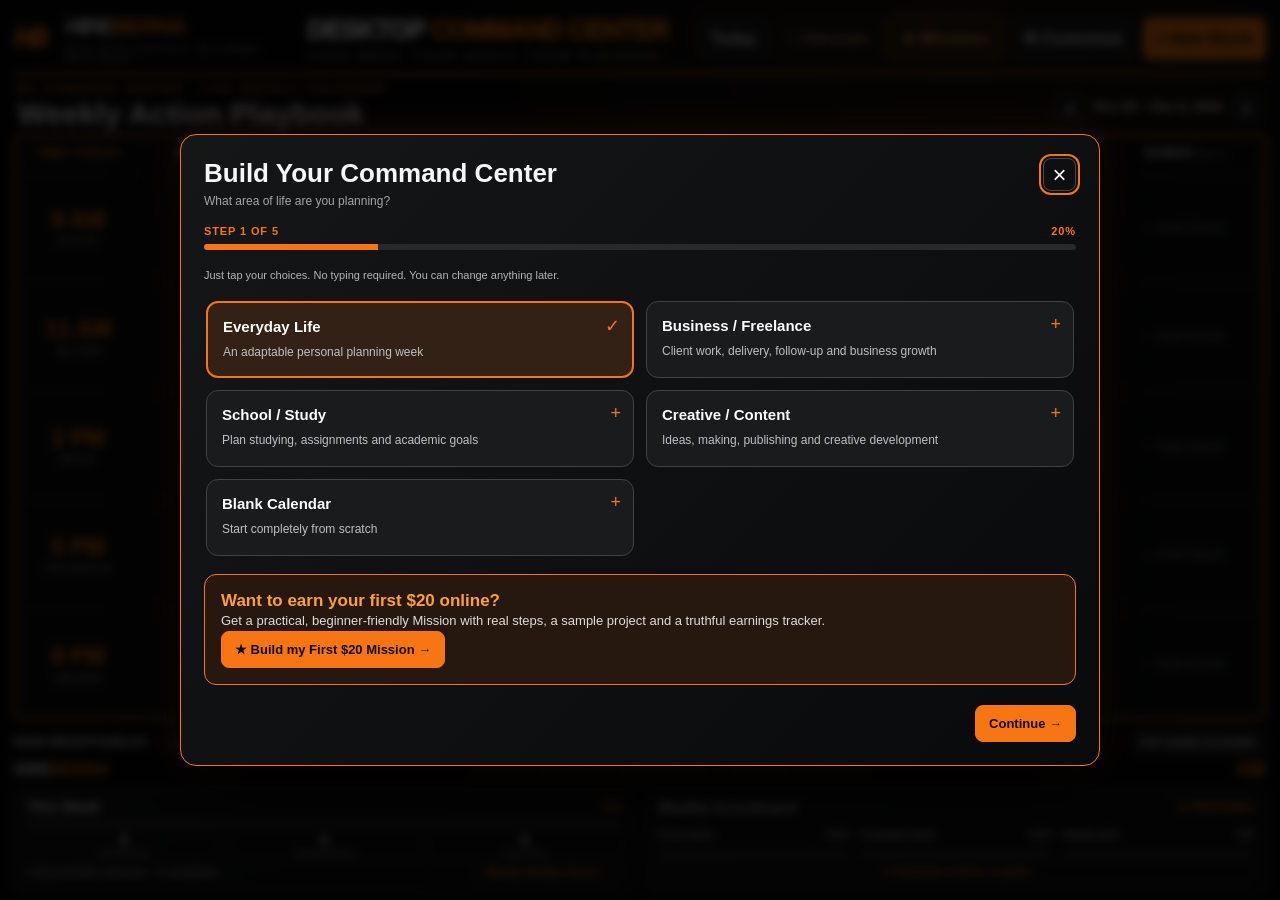
<file: prototype/index.html>
<!doctype html>
<html lang="en">
<head>
  <meta charset="utf-8" />
  <meta name="viewport" content="width=device-width,initial-scale=1" />
  <meta name="theme-color" content="#0b0b0b" />
  <title>BernAPlan | Desktop Command Center</title>
  <style>
:root{--accent:#f77513;--bg:#08090a;--panel:#111214;--panel2:#17191b;--line:#34302c;--fg:#f7f7f7;--muted:#a6a6a6;--success:#60d5a3;--warn:#ffbb6d;--font:Inter,"Segoe UI",Arial,sans-serif}*{box-sizing:border-box}html,body{margin:0;width:100%;height:100%;background:var(--bg);color:var(--fg);font-family:var(--font)}body{background-image:radial-gradient(ellipse at 75% 1%,color-mix(in srgb,var(--accent) 10%,transparent),transparent 38%),radial-gradient(#ffffff12 .6px,transparent .7px);background-size:auto,16px 16px}button,input,select,textarea{font:inherit}button{cursor:pointer}button:focus-visible,input:focus-visible,select:focus-visible,textarea:focus-visible,.task-card:focus-visible{outline:2px solid var(--accent);outline-offset:2px}.shell{height:100dvh;min-height:660px;padding:14px 16px;display:flex;flex-direction:column;gap:12px;max-width:2200px;margin:auto}.topbar{height:86px;min-height:75px;display:flex;align-items:center;justify-content:space-between;gap:18px;border-bottom:2px solid var(--accent);padding-bottom:10px}.identity{display:flex;gap:11px;align-items:center;flex:1;min-width:0}.brand-mark{font-style:italic;font-weight:1000;color:var(--accent);font-size:27px;letter-spacing:-5px;width:51px;max-height:48px;object-fit:contain}.brand-name{font-weight:900;font-size:clamp(21px,2.2vw,36px);white-space:nowrap;letter-spacing:-1.5px}.brand-name span{color:var(--accent)}.brand-caption{color:#c4b3a6;font-size:9px;letter-spacing:1.25px;margin-top:4px}.app-title{text-align:center;flex:1.5;min-width:0}.app-title strong{font-size:clamp(19px,2.1vw,34px);font-weight:1000;letter-spacing:-.8px;white-space:nowrap}.app-title strong span{color:var(--accent)}.app-title small{display:block;font-size:11px;letter-spacing:3px;color:#b2b2b2;margin-top:5px}.toolbar{display:flex;gap:8px;justify-content:flex-end;flex:1;white-space:nowrap}.quiet,.orange-button,.subtle-button,.icon-btn,.full-link,.secondary-btn,.primary-btn{border-radius:8px;padding:11px 13px;font-weight:800;background:#1a1b1d;border:1px solid #4a3c30;color:var(--fg)}.orange-button,.primary-btn{background:var(--accent);border-color:var(--accent);color:#120b07}.quiet:hover,.subtle-button:hover,.icon-btn:hover,.full-link:hover,.secondary-btn:hover{border-color:var(--accent)}.orange-button:hover,.primary-btn:hover{filter:brightness(1.15)}.layout{flex:1;display:grid;grid-template-columns:minmax(0,1fr) minmax(295px,20.5%);gap:12px;min-height:0}.planner{display:flex;flex-direction:column;min-width:0;min-height:0}.planner-heading{display:flex;align-items:center;justify-content:space-between;gap:16px;padding:4px 5px 12px}.eyebrow{font-size:10px;letter-spacing:3px;color:var(--accent);font-weight:850}h1,h2,h3,p{margin:0}h1{font-size:clamp(21px,2.15vw,34px);line-height:1.1;margin-top:4px}h2{font-size:16px}.week-picker{display:flex;align-items:center;gap:10px;white-space:nowrap;font-weight:850;font-size:13px}.icon-btn{width:32px;height:34px;padding:0;font-size:26px;line-height:26px}.calendar-holder{border:1px solid var(--accent);border-radius:10px;overflow:auto;min-height:0;flex:1;background:#080a0b}.calendar-grid{display:grid;grid-template-columns:minmax(102px,12%) repeat(7,minmax(108px,1fr));grid-template-rows:50px repeat(var(--slot-count,5),minmax(110px,1fr));min-height:100%;min-width:860px;background:#2b1e17;gap:1px}.col-header,.time-label{display:flex;align-items:center;justify-content:center;background:#0d0e0f;text-align:center}.col-header{font-size:13px;font-weight:900;letter-spacing:.3px}.col-header.today{color:var(--accent);background:#20150e}.time-label{flex-direction:column;gap:7px;padding:9px 3px}.time-label strong{font-size:clamp(17px,2vw,27px);line-height:1;color:var(--accent)}.time-label small{font-size:9px;letter-spacing:.8px;color:#c9c9c9}.calendar-cell{min-height:110px;background:#0b0d0e;padding:7px;position:relative}.calendar-cell.is-today{background:#16110e}.task-card{display:flex;flex-direction:column;gap:6px;width:100%;height:100%;background:linear-gradient(125deg,#202020,#141617);border:1px solid #4d3427;border-radius:7px;padding:9px 8px;text-align:left;color:inherit;cursor:pointer;transition:border-color .15s,transform .15s,background .15s}.task-card:hover{border-color:var(--accent);background:#29211a;transform:translateY(-1px)}.task-card.done{border-color:#27845e;background:#0c1d17}.card-title{color:var(--accent);font-size:clamp(11px,.9vw,15px);line-height:1.17;font-weight:900;overflow-wrap:anywhere}.task-card.done .card-title{color:var(--success)}.card-desc{font-size:clamp(10px,.72vw,12px);line-height:1.3;color:#ddd;overflow:hidden;display:-webkit-box;-webkit-line-clamp:3;-webkit-box-orient:vertical}.card-footer{display:flex;align-items:center;justify-content:space-between;gap:5px;margin-top:auto}.type-pill{border:1px solid #555;padding:2px 5px;border-radius:20px;font-size:9px;color:#b4b4b4;text-transform:uppercase;white-space:nowrap}.card-check{font-size:16px;color:#999}.done .card-check{color:var(--success)}.empty-card{width:100%;height:100%;border:1px dashed #44362d;color:#787878;background:transparent;border-radius:6px}.empty-card:hover{color:var(--accent);border-color:var(--accent)}.bottom-bar{display:flex;align-items:center;justify-content:space-between;gap:9px;margin-top:9px}.bottom-bar strong{font-size:16px;letter-spacing:.5px}.muted{color:var(--muted)}.bottom-bar .muted{font-size:11px}.subtle-button{padding:7px 10px;font-size:11px}.nonneg-strip{display:flex;flex-wrap:nowrap;gap:8px;overflow-x:auto;min-height:51px;padding-top:6px}.nonneg-chip{padding:8px 11px;border-radius:7px;border:1px solid #553a2c;background:#171412;color:#e6e6e6;font-size:11px;white-space:nowrap}.nonneg-chip.hit{border-color:#468369;color:var(--success)}.footer-brand{display:flex;justify-content:space-between;align-items:center;gap:10px;padding-top:7px;white-space:nowrap}.footer-brand span:first-child{font-size:19px;font-weight:900}.footer-brand b,.footer-brand strong{color:var(--accent)}.footer-brand span:nth-child(2){font-size:9px;letter-spacing:2.5px;color:#afafaf}.footer-brand strong{font-size:25px;font-style:italic}.sidepanel{min-height:0;overflow:auto;display:flex;flex-direction:column;gap:10px;padding-right:2px}.panel{padding:13px;border:1px solid #494039;border-radius:10px;background:linear-gradient(160deg,#151617,#101112)}.panel-title{display:flex;justify-content:space-between;align-items:center;gap:6px;margin-bottom:13px}.panel-title h2{font-size:16px}.accent{color:var(--accent);font-weight:900}.score-line{display:grid;grid-template-columns:minmax(65px,1fr) minmax(80px,1.2fr) auto;align-items:center;gap:8px;margin:11px 0;font-size:12px}.score-label{white-space:nowrap;overflow:hidden;text-overflow:ellipsis}.score-track,.progress-track{height:8px;border-radius:40px;overflow:hidden;background:#303033}.score-fill,.progress-fill{height:100%;background:var(--accent);border-radius:40px;transition:width .18s}.score-value{font-size:11px;min-width:38px;text-align:right}.full-link{display:block;width:100%;margin-top:9px;padding:8px 6px;background:transparent;color:var(--accent);font-size:12px}.progress-track{height:10px}.stats-grid{display:grid;grid-template-columns:repeat(3,1fr);gap:5px;margin-top:13px}.stats-grid>div{border:1px solid #373737;padding:10px 5px;border-radius:6px;display:flex;flex-direction:column;gap:5px;text-align:center}.stats-grid strong{font-size:20px}.stats-grid small{font-size:10px;color:var(--muted)}.essentials{display:grid;gap:8px}.essentials label{display:flex;align-items:flex-start;gap:8px;font-size:12px;cursor:pointer}.essentials input{accent-color:var(--accent)}.helper p{color:#b5b5b5;font-size:12px;line-height:1.5}.overlay{position:fixed;inset:0;z-index:200;background:#000c;display:flex;align-items:center;justify-content:center;padding:18px;backdrop-filter:blur(5px)}.hidden{display:none!important}.modal{background:linear-gradient(135deg,#151618,#090a0b);border:1px solid var(--accent);box-shadow:0 20px 80px #000e,0 0 50px color-mix(in srgb,var(--accent) 10%,transparent);border-radius:16px;width:min(790px,95vw);max-height:min(88vh,950px);overflow:auto;padding:23px}.modal.wide{width:min(920px,96vw)}.modal-header{display:flex;justify-content:space-between;gap:12px;align-items:flex-start;margin-bottom:17px}.modal-header h2{font-size:26px}.modal-header p{color:var(--muted);font-size:12px;margin-top:5px}.close-btn{background:transparent;border:1px solid #484848;color:var(--fg);border-radius:8px;width:33px;height:33px;font-size:24px}.modal-columns{display:grid;grid-template-columns:1fr 1fr;gap:16px}.section-box{background:#151718;border:1px solid #383838;border-radius:9px;padding:14px;margin-bottom:12px}.section-box h3{font-size:15px;color:var(--accent);margin-bottom:10px}.section-box p,.section-box li{font-size:13px;line-height:1.5;color:#dfdfdf}.section-box ol,.section-box ul{margin:0;padding-left:20px}.section-box li+li{margin-top:5px}.todo{display:flex;align-items:flex-start;gap:8px;margin:10px 0;color:#ddd;font-size:13px;cursor:pointer}.todo input{margin-top:3px;accent-color:var(--accent)}.modal-actions{display:flex;flex-wrap:wrap;gap:8px;align-items:center;margin-top:12px}.primary-btn,.secondary-btn{padding:10px 13px;font-size:13px}.danger{color:#ff8177}.form-grid{display:grid;grid-template-columns:1fr 1fr;gap:12px}.field{display:flex;flex-direction:column;gap:6px;margin:9px 0}.field label{font-size:12px;font-weight:800;color:#ddd}.field input,.field textarea,.field select{color:#fff;background:#1f2224;border:1px solid #525252;border-radius:7px;padding:10px;min-width:0}.field textarea{min-height:78px;resize:vertical}.field input[type=color]{height:40px;padding:4px}.field input[type=file]{font-size:11px}.small-hint{font-size:11px;color:#b5b5b5;line-height:1.4}.settings-tab-row{display:flex;flex-wrap:wrap;gap:8px;margin-bottom:14px}.tab-btn{padding:9px 12px;border-radius:7px;border:1px solid #444;background:#171717;color:#eee}.tab-btn.active{color:#151515;background:var(--accent);border-color:var(--accent);font-weight:900}.metric-editor{display:grid;grid-template-columns:1fr 100px 38px;gap:7px;align-items:end}.metric-editor input{width:100%;min-width:0}.score-adjust{display:flex;gap:8px;align-items:center}.score-adjust input{max-width:120px}.setup-card{border:1px solid #493b2f;background:#161513;border-radius:9px;padding:15px}.template-options{display:grid;grid-template-columns:repeat(2,1fr);gap:9px;margin:12px 0}.template-btn{background:#1c1c1c;color:#eee;border:1px solid #5c4b40;padding:14px;border-radius:8px;text-align:left}.template-btn.active{border-color:var(--accent);background:#392214}.template-btn b{display:block;margin-bottom:5px}.template-btn small{color:#aaa}.toast{position:fixed;bottom:20px;left:50%;transform:translateX(-50%);background:#202820;border:1px solid #5cb88c;border-radius:8px;color:#fff;padding:11px 17px;z-index:300;display:none;box-shadow:0 8px 30px #000b;font-size:13px}@media(max-width:1150px){.layout{grid-template-columns:minmax(0,1fr) 270px}.brand-caption,.footer-brand span:nth-child(2){display:none}.app-title small{font-size:9px;letter-spacing:1px}.calendar-grid{min-width:820px}.toolbar .quiet:first-child{display:none}}@media(max-width:800px){.shell{min-height:100dvh;height:auto}.topbar{height:auto;min-height:70px;flex-wrap:wrap}.app-title{order:3;flex-basis:100%;text-align:left}.toolbar{flex:0}.layout{grid-template-columns:1fr}.calendar-holder{height:580px;flex:none}.sidepanel{overflow:visible;display:grid;grid-template-columns:repeat(2,minmax(0,1fr))}.footer-brand span:nth-child(2){display:none}.modal-columns{grid-template-columns:1fr}.modal{max-height:90vh}}@media(max-width:550px){.shell{padding:9px}.topbar{gap:6px}.brand-name{font-size:21px}.toolbar .quiet{display:none}.app-title strong{font-size:20px}.sidepanel{grid-template-columns:1fr}.planner-heading{flex-wrap:wrap}.week-picker{margin-left:auto}.bottom-bar .muted{display:none}.modal{padding:14px}.form-grid{grid-template-columns:1fr}}
/* The five-row default playbook must be visible at desktop height without a page scroll. */
@media(min-width:801px){
 .calendar-grid{height:100%;min-height:0;grid-template-rows:43px repeat(var(--slot-count,5),minmax(0,1fr))}
 .calendar-cell{min-height:0;overflow:hidden;padding:5px}
 .task-card{min-height:0;gap:4px;padding:7px 6px}
 .card-desc{-webkit-line-clamp:2}
 .card-footer{padding-top:2px}
 .time-label{min-height:0;gap:4px}
}
@media(max-height:810px) and (min-width:801px){.calendar-cell{padding:4px}.task-card{padding:5px;gap:3px}.card-desc{-webkit-line-clamp:2}.footer-brand{padding-top:3px}.bottom-bar{margin-top:6px}.nonneg-strip{min-height:42px;padding-top:3px}.nonneg-chip{padding:5px 8px}}

  
/* Guided onboarding and coaching additions */
.wizard-progress{display:flex;justify-content:space-between;font-size:11px;font-weight:800;letter-spacing:.08em;color:var(--accent);margin:6px 0 7px}
.wizard-track{height:6px;border-radius:10px;background:#292929;overflow:hidden;margin-bottom:18px}
.wizard-track>div{height:100%;background:var(--accent);transition:width .2s ease}
.wizard-grid{display:grid;grid-template-columns:repeat(2,minmax(0,1fr));gap:12px;margin:16px 0;max-height:50vh;overflow:auto;padding:2px}
.wizard-tile{position:relative;text-align:left;min-height:77px;background:#1a1b1d;color:white;border:1px solid #424242;border-radius:12px;padding:15px 36px 15px 15px;cursor:pointer;display:flex;flex-direction:column;gap:7px}
.wizard-tile:hover,.wizard-tile:focus-visible{border-color:var(--accent);background:#24201b}
.wizard-tile.active{border:2px solid var(--accent);background:#322114}
.wizard-tile strong{font-weight:800;font-size:15px;line-height:1.25}.wizard-tile small{color:#bfc0c3;font-size:12px;line-height:1.35}
.wizard-check{position:absolute;right:12px;top:12px;font-size:18px;color:var(--accent)}
.wizard-nav{justify-content:space-between;margin-top:20px}.wizard-nav .primary-btn{margin-left:auto}
.wizard-review p{font-size:14px;line-height:1.5;margin:9px 0}
.guide-example{border-color:#57402b!important;background:#231d16!important}.guide-success{border-color:#305c44!important;background:#17251b!important}
.personal-goal{margin-top:11px;background:#272017;border-left:3px solid var(--accent);border-radius:4px;padding:10px;color:#eac7aa!important;font-size:13px}
.guided-next{border-color:var(--accent)!important;background:#281c12!important}
.guided-next p{font-size:17px;line-height:1.45;font-weight:700;color:#fff}.mini-primary{font-size:12px;padding:9px 13px;min-height:36px}.mini-primary:disabled{opacity:.48;cursor:default}
@media(max-width:660px){.wizard-grid{grid-template-columns:1fr;max-height:40vh}.wizard-tile{min-height:65px}.guided-next p{font-size:15px}}

/* BernAPlan ACTION coach -- included in the free local-first build */
.action-heading{display:flex;align-items:center;justify-content:space-between;gap:12px;padding:15px 16px;margin-bottom:15px;background:linear-gradient(110deg,#28170c,#151718);border:1px solid var(--accent);border-radius:12px}
.action-heading strong,.focus-label{color:var(--accent);font-size:12px;font-weight:900;letter-spacing:1.3px}
.action-heading p{color:#d9d1cc;margin-top:5px;font-size:12px}
.action-heading button{white-space:nowrap}
.section-box.proof-summary{border-color:#705130}
.proof-summary p+p{margin-top:8px}
.help-btn{margin-top:10px;width:100%;white-space:normal}
.focus-hero{background:#271910;border:1px solid var(--accent);border-radius:10px;padding:20px;margin-bottom:14px}
.focus-hero h3{font-size:24px;margin:10px 0;color:#fff}
.focus-hero p{font-size:13px;color:#d7c9bd;line-height:1.5}
.focus-tools{text-align:center}
.focus-clock{font-variant-numeric:tabular-nums;font-weight:900;letter-spacing:1px;font-size:clamp(44px,6vw,70px);line-height:1.2;margin:14px 0;color:#fff}
.minute-buttons{display:flex;justify-content:center;gap:8px;flex-wrap:wrap;margin:14px 0}
.focus-tools .modal-actions{justify-content:center}
.rescue-choices{display:grid;grid-template-columns:1fr 1fr;gap:7px;margin:13px 0}
.rescue-choices .wizard-tile{text-align:left;padding:10px;font-size:13px}
.rescue-answer{border-color:var(--accent)}
.rescue-next{margin-top:11px;color:#ffe4d0!important;border-top:1px solid #5b4b3a;padding-top:9px}
.proof-context{padding:13px 15px;border:1px solid #6d4b2f;background:#251910;border-radius:10px;margin-bottom:13px}
.proof-context h3{color:var(--accent);margin-bottom:7px;font-size:15px}
.proof-context p{line-height:1.5;font-size:13px}
.reality-stats{margin-top:11px;color:#ddd;font-size:11px;text-align:center}
.review-summary{display:grid;grid-template-columns:repeat(3,1fr);gap:8px;margin:12px 0 17px}
.review-summary>div{border:1px solid #4d3d33;border-radius:8px;padding:13px 8px;text-align:center;background:#1e1b18}
.review-summary strong{font-size:24px;display:block;color:var(--accent)}
.review-summary small{display:block;color:#c6c6c6;font-size:11px;margin-top:5px}
@media(max-width:600px){.action-heading{align-items:flex-start;flex-direction:column}.rescue-choices{grid-template-columns:1fr}.review-summary strong{font-size:19px}}

/* ACTIONABLE CALENDAR — each card says what to do, where to start, and what counts. */
.task-card{gap:4px;padding:7px 7px 6px;justify-content:flex-start;overflow:hidden}
.card-title{border:1px solid var(--accent);border-radius:5px;padding:3px 4px;text-align:center;line-height:1.12;flex-shrink:0;color:var(--accent);font-size:clamp(10px,.77vw,13px)}
.task-card.done .card-title{border-color:var(--success)}
.card-desc{color:#eee;line-height:1.23;font-size:clamp(10px,.72vw,12px);-webkit-line-clamp:4}
.card-target{display:block;flex-shrink:0;color:#ffb672;font-weight:850;font-size:clamp(9px,.69vw,11px);line-height:1.12;overflow:hidden;display:-webkit-box;-webkit-line-clamp:2;-webkit-box-orient:vertical}
.task-card.done .card-target{color:#87d9af}
.task-card{position:relative}
.card-cardcheck{position:absolute;right:3px;bottom:2px;color:#c9c9c9;font-size:11px;background:#151617;border-radius:50%;height:13px;width:13px;text-align:center;line-height:12px}
.task-card.done .card-cardcheck{color:#7adba5;background:#123324}
.card-target{padding-right:8px}
.card-footer{margin-top:auto}.type-pill{font-size:8px;padding:1px 4px}
.calendar-cell{padding:5px;min-height:112px}
.calendar-grid{grid-template-rows:44px repeat(var(--slot-count,5),minmax(112px,1fr))}
@media(max-width:1450px){.task-card{gap:3px;padding:5px 5px 4px}.calendar-cell{padding:4px}.card-desc{-webkit-line-clamp:4}.calendar-grid{grid-template-columns:minmax(94px,11%) repeat(7,minmax(100px,1fr))}}
@media(max-height:800px) and (min-width:801px){.calendar-grid{grid-template-rows:38px repeat(var(--slot-count,5),minmax(100px,1fr))}.calendar-cell{min-height:100px}.card-desc{-webkit-line-clamp:2}.card-title{font-size:10px}.card-target{font-size:9px}}

@media(min-width:801px) and (max-height:820px){
 .shell{padding:8px 12px;gap:7px;min-height:600px}
 .topbar{height:70px;min-height:66px;padding-bottom:5px}
 .planner-heading{padding:3px 4px 7px}
 .bottom-bar{margin-top:3px}
 .nonneg-strip{min-height:37px;padding-top:3px;gap:6px}
 .nonneg-chip{padding:5px 8px}
 .footer-brand{padding-top:2px}
 .calendar-grid{grid-template-rows:36px repeat(var(--slot-count,5),minmax(0,1fr));height:100%;min-height:100%}
 .calendar-cell{min-height:0}
 .task-card{min-height:0}
 .card-desc{-webkit-line-clamp:2}.card-target{-webkit-line-clamp:2}
}

@media(min-width:801px){
 .layout{display:flex;flex-direction:column;gap:7px;min-height:0}
 .planner{flex:1;min-height:0}
 .sidepanel{display:grid;grid-template-columns:minmax(0,1fr) minmax(0,1fr);flex:0 0 103px;min-height:103px;height:103px;overflow:hidden;gap:8px;padding-right:0}
 .sidepanel>.panel:nth-child(1){order:2}
 .sidepanel>.panel:nth-child(2){order:1}
 .sidepanel>.panel:nth-child(3),.sidepanel>.panel:nth-child(4){display:none}
 .sidepanel .panel{padding:7px 12px;overflow:auto}
 .sidepanel .panel-title{margin-bottom:5px}
 .sidepanel .panel-title h2{font-size:13px}
 .score-line{margin:3px 0;font-size:10px;grid-template-columns:minmax(85px,1fr) minmax(65px,1fr) auto}
 .sidepanel .full-link{padding:3px 8px;font-size:10px;margin-top:3px}
 .stats-grid{gap:6px;margin-top:4px}
 .stats-grid>div{padding:4px}
 .stats-grid strong{font-size:16px}
 .stats-grid small{font-size:9px}
 .reality-stats{margin-top:2px}
 .panel-title .accent{font-size:11px}
 .calendar-grid{grid-template-columns:minmax(102px,10%) repeat(7,minmax(115px,1fr));grid-template-rows:42px repeat(var(--slot-count,5),minmax(0,1fr));height:100%;min-height:100%}
 .calendar-cell{min-height:0}
 .card-desc{-webkit-line-clamp:3}
}
@media(min-width:801px) and (max-height:820px){
 .sidepanel{flex-basis:100px;height:100px;min-height:100px}
 .calendar-grid{grid-template-rows:36px repeat(var(--slot-count,5),minmax(0,1fr));height:100%;min-height:100%}
 .calendar-cell{min-height:0}
 .card-desc{-webkit-line-clamp:2}
 .planner-heading{padding:1px 4px 4px}
 .nonneg-strip{min-height:30px;padding-top:1px}
 .nonneg-chip{padding:4px 7px}
 .bottom-bar{margin-top:2px}
 .bottom-bar strong{font-size:13px}
 .footer-brand{padding-top:0}
 .footer-brand span:first-child{font-size:14px}
 .footer-brand strong{font-size:17px}
 .week-picker{gap:5px}
}

/* DESKTOP DISPLAY MODE v2 — make the seven-day playbook readable at a glance. */
@media (min-width:801px) {
  html,body{overflow:hidden}
  .shell{height:100dvh;min-height:0;max-width:none;padding:10px 14px 8px;gap:6px}
  .topbar{height:clamp(62px,7.2vh,80px);min-height:0;flex:none;gap:10px;padding-bottom:5px}
  .brand-name{font-size:clamp(22px,1.75vw,30px)}
  .app-title strong{font-size:clamp(21px,2vw,33px)}
  .toolbar{gap:7px}
  .toolbar button{min-height:38px}
  .layout{display:flex;flex:1;flex-direction:column;gap:7px;min-height:0;min-width:0}
  .planner{flex:1;min-height:0;min-width:0;display:flex;flex-direction:column}
  .planner-heading{padding:3px 4px 7px;flex:none;min-height:clamp(54px,6vh,67px)}
  .planner-heading h1{font-size:clamp(26px,2.35vw,40px);line-height:1.03}
  .week-picker{font-size:13px;gap:8px}
  .calendar-holder{flex:1;min-height:0;overflow:hidden;border:2px solid var(--accent);border-radius:8px}
  .calendar-grid{height:100%;min-height:0;min-width:0;grid-template-columns:minmax(105px,10%) repeat(7,minmax(0,1fr));grid-template-rows:clamp(36px,4.1vh,45px) repeat(var(--slot-count,5), minmax(0,1fr));gap:1px}
  .col-header{font-size:clamp(12px,.87vw,15px);padding:5px 2px;text-align:center;line-height:1.3}
  .col-header small{display:inline-block;font-size:clamp(10px,.68vw,12px);margin-left:2px!important}
  .time-label{padding:4px 3px;min-height:0;display:flex;flex-direction:column;align-items:center;justify-content:center;gap:4px}
  .time-label strong{font-size:clamp(21px,1.8vw,31px);line-height:1.05}
  .time-label small{font-size:clamp(10px,.7vw,12px);letter-spacing:1px}
  .calendar-cell{padding:4px;min-height:0;overflow:hidden}
  .task-card{display:flex;flex-direction:column;gap:3px;padding:6px 7px;min-height:0;height:100%;overflow:hidden;border-radius:7px}
  .card-title{flex:none;border:1px solid var(--accent);border-radius:5px;max-width:100%;color:var(--accent);font-weight:900;text-align:center;font-size:clamp(12px,.90vw,15px);line-height:1.18;padding:3px 3px;overflow-wrap:break-word}
  .card-desc{flex:1;min-height:0;display:-webkit-box;-webkit-box-orient:vertical;-webkit-line-clamp:3;overflow:hidden;font-size:clamp(11.5px,.83vw,14px);line-height:1.25;color:#f0f0f0;white-space:normal}
  .card-target{flex:none;color:#ffbd80;font-weight:850;line-height:1.2;font-size:clamp(10.5px,.75vw,12px);-webkit-line-clamp:2;min-height:0;padding-right:13px}
  .card-cardcheck{font-size:13px;width:15px;height:15px;line-height:14px;right:4px;bottom:3px}
  .bottom-bar{flex:none;min-height:22px;margin-top:4px;align-items:center}
  .bottom-bar strong{font-size:clamp(13px,1.05vw,18px)}
  .bottom-bar .muted{font-size:11px}
  .nonneg-strip{flex:none;min-height:29px;max-height:34px;gap:7px;padding-top:1px;overflow-x:auto}
  .nonneg-chip{padding:5px 9px;font-size:11px}
  .footer-brand{flex:none;min-height:21px;padding-top:1px}
  .footer-brand span:first-child{font-size:16px}
  .footer-brand strong{font-size:20px}
  .footer-brand span:nth-child(2){display:block;font-size:9px;letter-spacing:1.8px}
  /* Compact, always-visible bottom scoreboard: no nested panel scrollbar. */
  .sidepanel{display:grid;grid-template-columns:1fr 1fr;flex:0 0 clamp(111px,12vh,147px);height:clamp(111px,12vh,147px);min-height:0;gap:10px;overflow:hidden;padding:0}
  .sidepanel>.panel:nth-child(1){order:2;display:flex;flex-direction:column}
  .sidepanel>.panel:nth-child(2){order:1;display:flex;flex-direction:column}
  .sidepanel>.panel:nth-child(3),.sidepanel>.panel:nth-child(4){display:none}
  .sidepanel .panel{padding:9px 12px;overflow:hidden;border-radius:8px;min-width:0}
  .sidepanel .panel-title{margin-bottom:5px;flex:none}
  .sidepanel .panel-title h2{font-size:15px}
  .sidepanel .panel-title .accent{font-size:13px}
  .sidepanel #scoreboard{display:grid;grid-template-columns:repeat(3,minmax(0,1fr));grid-auto-rows:1fr;gap:6px 12px;min-height:0;flex:1}
  .sidepanel .score-line{display:grid;grid-template-columns:minmax(0,1fr) auto;grid-template-areas:'label value' 'bar bar';grid-template-rows:auto 5px;gap:3px 5px;align-items:center;min-width:0;min-height:0}
  .sidepanel .score-label{grid-area:label;font-size:clamp(10px,.75vw,13px);overflow:hidden;text-overflow:ellipsis;white-space:nowrap}
  .sidepanel .score-value{grid-area:value;font-size:11px;white-space:nowrap}
  .sidepanel .score-track{grid-area:bar;height:5px;min-width:0}
  .sidepanel .full-link{font-size:11px;padding:4px 8px;margin-top:4px;flex:none}
  .sidepanel .progress-track{height:6px;flex:none}
  .sidepanel .stats-grid{display:grid;grid-template-columns:repeat(3,minmax(0,1fr));margin-top:6px;gap:7px;min-height:0}
  .sidepanel .stats-grid>div{padding:5px 4px;gap:1px;min-width:0}
  .sidepanel .stats-grid strong{font-size:19px;line-height:1.1}
  .sidepanel .stats-grid small{font-size:10px}
  .sidepanel .reality-stats{font-size:11px;margin-top:4px;text-align:center}
  .sidepanel #weeklyReview{margin-top:auto}
  .display-btn{border:1px solid #6d432b;border-radius:7px;color:#ffb57c;background:#191512;font-size:12px;font-weight:800;cursor:pointer;padding:8px 11px;white-space:nowrap}
  .display-btn:hover{border-color:var(--accent);background:#352016}
  .task-card:focus-visible{outline:2px solid #fff;outline-offset:-2px}
}
@media (min-width:801px) and (max-height:830px) {
  .shell{padding:5px 11px 4px;gap:4px}
  .topbar{height:61px;padding-bottom:3px}
  .planner-heading{min-height:51px;padding:1px 4px 4px}
  .planner-heading h1{font-size:clamp(25px,2vw,32px)}
  .calendar-grid{grid-template-rows:33px repeat(var(--slot-count,5),minmax(0,1fr))}
  .calendar-cell{padding:3px}
  .task-card{padding:3px 5px;gap:2px}
  .card-title{font-size:clamp(11.5px,.87vw,13px);padding:2px 2px}
  .card-desc{font-size:clamp(11px,.80vw,12.5px);line-height:1.19;-webkit-line-clamp:2}
  .card-target{font-size:clamp(10px,.72vw,11px);line-height:1.13;-webkit-line-clamp:1}
  .bottom-bar{min-height:19px;margin-top:1px}
  .nonneg-strip{min-height:26px;max-height:27px;padding-top:0}
  .nonneg-chip{padding:3px 7px;font-size:10px}
  .footer-brand{min-height:16px;padding-top:0}
  .footer-brand span:first-child{font-size:14px}
  .footer-brand strong{font-size:16px}
  .sidepanel{flex-basis:103px;height:103px}
  .sidepanel .panel{padding:6px 10px}
  .sidepanel .panel-title h2{font-size:14px}
  .sidepanel .stats-grid{margin-top:4px}
  .sidepanel .stats-grid>div{padding:2px 4px}
  .sidepanel .stats-grid strong{font-size:16px}
  .sidepanel .reality-stats{font-size:10px;margin-top:2px}
  .sidepanel .full-link{font-size:10px;padding:2px 6px;margin-top:2px}
  .footer-brand span:nth-child(2){font-size:8px}
  .toolbar .display-btn{padding:6px 8px;font-size:11px}
}
@media (min-width:801px) and (max-width:1250px) {
  .brand-caption{display:none}
  .app-title strong{font-size:22px}
  .display-btn{font-size:11px;padding:6px 7px}
  .task-card{padding-left:4px;padding-right:4px}
  .card-title{font-size:11.5px}
  .card-desc{font-size:11.5px}
  .card-target{font-size:10px}
}
@media (min-width:801px) and (max-height:680px) {
  /* Avoid silently cutting off the calendar in very short windows. */
  html,body{overflow:auto}
  .shell{height:auto;min-height:680px}
}
@media (max-width:800px){.display-btn{display:none}}


/* Fine-tuning after multi-resolution render checks: never let a target obscure an action. */
@media(min-width:801px){
 .task-card{display:grid;grid-template-rows:auto minmax(0,1fr) auto;align-content:stretch;gap:3px;overflow:hidden}
 .card-title{display:block;min-width:0;max-width:100%;white-space:nowrap;text-overflow:ellipsis;overflow:hidden;overflow-wrap:normal;line-height:1.15}
 .card-desc{min-height:0;max-height:100%;overflow:hidden;display:-webkit-box;-webkit-box-orient:vertical;-webkit-line-clamp:2;align-self:start;line-height:1.24;flex:none}
 .card-target{display:block;overflow:hidden;white-space:nowrap;text-overflow:ellipsis;max-width:100%;min-width:0;line-height:1.2;flex:none;padding-right:14px}
 .weekly-actions{display:flex;align-items:center;justify-content:space-between;min-height:19px;margin-top:auto;gap:9px}
 .weekly-actions .reality-stats{margin:0;text-align:left;white-space:nowrap;overflow:hidden;text-overflow:ellipsis;font-size:11px}
 .weekly-actions .full-link{margin:0!important;max-width:47%;width:auto;white-space:nowrap;font-size:11px;padding:3px 9px;flex-shrink:0}
 .sidepanel .stats-grid>div{min-height:0}
 .sidepanel .stats-grid small{line-height:1.1}
}
@media(min-width:801px) and (max-height:830px){
 .task-card{gap:2px}
 .card-desc{line-height:1.18}
 .card-target{line-height:1.1}
 .weekly-actions{min-height:15px;gap:5px}
 .weekly-actions .reality-stats{font-size:10px}
 .weekly-actions .full-link{font-size:10px;padding:1px 7px}
}

/* A single, readable essentials strip gives task cards additional vertical room. */
@media(min-width:801px){
 .planner-heading{min-height:clamp(49px,5.8vh,61px);padding-bottom:4px}
 .bottom-bar{display:flex;flex:none;min-height:33px;max-height:36px;margin-top:5px;gap:12px;align-items:center}
 .bottom-bar .nonneg-caption{flex:none;display:flex;gap:2px;align-items:center;white-space:nowrap}
 .bottom-bar .nonneg-caption strong{font-size:clamp(13px,.96vw,17px)}
 .bottom-bar .nonneg-caption .muted{display:none}
 .bottom-bar #nonnegStrip{flex:1;min-height:0;max-height:33px;min-width:0;display:flex;gap:6px;align-items:center;overflow-x:auto;padding:0}
 .bottom-bar #nonnegStrip .nonneg-chip{flex:none;font-size:11px;padding:6px 8px}
 .bottom-bar #editNonneg{flex:none;padding:7px 9px;font-size:11px}
 .footer-brand{min-height:18px;padding-top:0}
 .sidepanel{flex-basis:clamp(104px,11.4vh,133px);height:clamp(104px,11.4vh,133px)}
}
@media(min-width:801px) and (max-height:830px){
 .bottom-bar{min-height:26px;max-height:29px;margin-top:2px;gap:9px}
 .bottom-bar #nonnegStrip{max-height:28px}
 .bottom-bar #nonnegStrip .nonneg-chip{padding:4px 6px;font-size:10px}
 .bottom-bar #editNonneg{padding:4px 8px;font-size:10px}
 .footer-brand{min-height:16px}
 .sidepanel{flex-basis:98px;height:98px}
 .sidepanel .panel-title{margin-bottom:3px}
}
@media(max-width:800px){
 .bottom-bar{flex-wrap:wrap}
 .bottom-bar .nonneg-caption{flex:1}
 .bottom-bar #nonnegStrip{order:3;flex:0 0 100%;min-width:0}
}

/* Ensure progress counters and labels never overlap in the scoreboard band. */
@media(min-width:801px){
 .sidepanel .stats-grid{min-height:0;margin-top:4px;gap:6px}
 .sidepanel .stats-grid>div{min-height:0;padding:1px 4px;gap:1px;justify-content:center}
 .sidepanel .stats-grid strong{font-size:clamp(15px,1vw,18px);line-height:1.05}
 .sidepanel .stats-grid small{font-size:9px;line-height:1.05}
 .sidepanel .score-line{margin:0}
}

/* Mission Builder V1: same calendar, stronger outcome-based coaching. */
.mission-btn{border:1px solid var(--accent);background:#2c1b0e;color:#ffae55;font-weight:900;border-radius:9px;padding:10px 13px;white-space:nowrap}
.mission-btn:hover{background:#40250f;color:#fff}
.task-card.mission-optional{opacity:.76;border-color:#51433b;background:#121416}
.task-card.mission-optional .card-title{color:#b6b4b1}
.task-card.mission-optional .card-target{color:#aaa29a}
.task-card.mission-core{border-color:var(--accent);background:linear-gradient(145deg,#2a1a11,#131416 65%)}
.task-card.mission-core .card-title{color:#ffb357}
.mission-summary-card,.mission-hero{border:1px solid var(--accent);border-radius:12px;background:linear-gradient(130deg,#2b1a11,#101214 75%);padding:18px;margin:10px 0;color:var(--fg)}
.mission-summary-card h3{color:#ffa131;margin:0 0 10px;font-size:21px}.mission-summary-card p{line-height:1.55;margin:8px 0;font-size:14px}
.mission-summary-card strong,.mission-hero strong{color:#fff}
.mission-compact-step{border-bottom:1px solid #303030;padding:6px 0;margin:0;font-size:13px}
.mission-compact-step strong{color:#ff9a31}.mission-compact-step span{color:#c9c9c9}
.mission-section-title{font-size:15px;margin:18px 0 10px;color:#ff962a}
.mission-hero strong{display:block;font-size:34px;line-height:1.35}.mission-hero strong small{font-size:16px;font-weight:500;color:#bbb}
.mission-kicker{display:block;font-size:12px;font-weight:800;color:#ff962a;letter-spacing:1.5px}
.mission-track{height:12px;border-radius:12px;background:#39322b;overflow:hidden;margin-top:10px}.mission-track>div{background:var(--accent);height:100%;transition:width .25s}
.mission-hero p{color:#ccc;font-size:13px}
.mission-totals{display:grid;grid-template-columns:repeat(5,minmax(0,1fr));gap:8px;margin:12px 0}
.mission-totals strong{border:1px solid #58402d;border-radius:8px;padding:10px 6px;text-align:center;background:#1c1d1e;font-size:12px;color:#ffad57}
.mission-fields{display:grid;grid-template-columns:repeat(2,minmax(0,1fr));gap:8px 15px}
@media(max-width:1250px){.mission-btn{padding:8px 9px;font-size:12px}.toolbar{gap:5px}}
@media(max-width:680px){.mission-totals{grid-template-columns:repeat(2,minmax(0,1fr))}.mission-fields{grid-template-columns:1fr}}

.mission-welcome-choice{border:1px solid var(--accent);border-radius:12px;background:#27180f;padding:16px;margin:14px 0}.mission-welcome-choice strong{color:#ffa132;font-size:17px}.mission-welcome-choice p{color:#ddd;font-size:13px;line-height:1.5}
</style>

</head>
<body>
  <div class="shell" id="shell">
    <header class="topbar">
      <div class="identity" aria-label="BernAPlan by HireBerna">
        <div id="brandPicture" class="brand-mark">HB</div>
        <div><div class="brand-name">HIRE<span>BERNA</span></div><div class="brand-caption">BUILT WITH STRATEGY. DELIVERED WITH HEART.</div></div>
      </div>
      <div class="app-title"><strong>DESKTOP <span>COMMAND CENTER</span></strong><small>YOUR WEEK. YOUR GOALS. YOUR PLAYBOOK.</small></div>
      <div class="toolbar">
        <button class="quiet" id="jumpToday" type="button">Today</button>
      <button class="display-btn" id="fullScreenDisplay" type="button" title="Use more of your screen to read the weekly calendar" aria-label="Toggle full screen desktop display">⛶ Full screen</button>
        <button class="mission-btn" id="missionOpen" type="button" title="Build or review a guided Mission">★ Missions</button>
        <button class="quiet" id="settingsButton" type="button">⚙ Customize</button>
        <button class="orange-button" id="newTask" type="button">+ New Block</button>
      </div>
    </header>
    <main class="layout">
      <section class="planner" aria-labelledby="playbookTitle">
        <div class="planner-heading">
          <div><div class="eyebrow">YOUR LIVE WEEKLY CALENDAR</div><h1 id="playbookTitle">Weekly Action Playbook</h1></div>
          <div class="week-picker"><button id="prevWeek" class="icon-btn" aria-label="Previous week">‹</button><span id="weekLabel"></span><button id="nextWeek" class="icon-btn" aria-label="Next week">›</button></div>
        </div>
        <div class="calendar-holder"><div class="calendar-grid" id="calendar" aria-label="Seven-day interactive action calendar"></div></div>
        <div class="bottom-bar"><div class="nonneg-caption"><strong>NON-NEGOTIABLES</strong><span class="muted"> • Build momentum, one block at a time</span></div><div id="nonnegStrip" class="nonneg-strip"></div><button class="subtle-button" id="editNonneg">Edit weekly essentials</button></div>
        <div class="footer-brand"><span>HIRE<b>BERNA</b></span><span>CREATIVE WORK. REAL OPPORTUNITIES. A BRIGHTER TOMORROW.</span><strong>HB</strong></div>
      </section>
      <aside class="sidepanel">
        <section class="panel"><div class="panel-title"><h2>Weekly Scoreboard</h2><span id="metricCount" class="accent"></span></div><div id="scoreboard"></div><button type="button" class="full-link" id="editScoreboard">+ Customize metrics & goals</button></section>
        <section class="panel"><div class="panel-title"><h2>This Week</h2><span id="progressLabel" class="accent">0%</span></div><div class="progress-track"><div id="progressBar" class="progress-fill"></div></div><div class="stats-grid"><div><strong id="doneBlocks">0</strong><small>Blocks done</small></div><div><strong id="totalBlocks">0</strong><small>Planned blocks</small></div><div><strong id="openBlocks">0</strong><small>Remaining</small></div></div><div class="weekly-actions"><div class="reality-stats" id="actionProofStats">0 documented outcomes</div><button type="button" class="full-link" id="weeklyReview">Weekly Reality Check →</button></div></section>
        <section class="panel"><div class="panel-title"><h2>My Essentials</h2><span id="nonnegCount" class="accent"></span></div><div id="nonnegPanel" class="essentials"></div></section>
        <section class="panel helper"><div class="panel-title"><h2>Make it yours</h2></div><p>Change your tasks, times, theme and metrics. Everything here is editable—even on Free.</p><button type="button" class="full-link" id="openSetup">Open easy setup →</button></section>
      </aside>
    </main>
  </div>
  <div id="overlay" class="overlay hidden" aria-hidden="true"></div>
  <div id="toast" class="toast" role="status" aria-live="polite"></div>
<script>
/* BernAPlan Desktop Command Center — zero-dependency, local-first calendar prototype.
 * Stores only on this device. Never claims live external calendar sync.
 */
(()=>{'use strict';
const KEY='bernaplan.desktop.v2.prototype.1';
const DAY_NAMES=['Monday','Tuesday','Wednesday','Thursday','Friday','Saturday','Sunday'];
const DEFAULT_SLOTS=[{id:'morning',time:'09:00',label:'FOCUS'},{id:'outreach',time:'11:00',label:'ACTION'},{id:'afternoon',time:'14:00',label:'BUILD'},{id:'evening',time:'17:00',label:'PROGRESS'},{id:'night',time:'20:00',label:'REVIEW'}];
const DEFAULT_METRICS=[{id:'focus',name:'Focus hours',target:10,unit:'hours'},{id:'tasks',name:'Completed tasks',target:20,unit:'count'},{id:'wins',name:'Weekly wins',target:5,unit:'count'}];
const DEFAULT_ESSENTIALS=[{id:'review',name:'Review my priorities'},{id:'progress',name:'Make progress on one goal'},{id:'reset',name:'Reflect and reset'}];
const CATALOG={
  everyday:{label:'Everyday Life',description:'An adaptable personal planning week',rows:[['Plan the day','Choose priorities','Organize tasks','Set intentions','Focus on essentials','Personal project','Review the week'],['Respond & organize','Follow up','Personal admin','Appointments','Finish essentials','Home tasks','Plan upcoming week'],['Deep focus','Project progress','Learning time','Creative block','Finish loose ends','Open project time','Prepare for Monday'],['Health & movement','Family & friends','Personal goals','Creative time','Weekly reflection','Free time','Recharge'],['Read & reflect','Evening review','Skill building','Wind down','Celebrate wins','Hobby time','Rest']]},
  business:{label:'Business / Freelance',description:'Client work, delivery, follow-up and business growth',rows:[['Plan priorities','Find opportunities','Research clients','Follow-up review','Pipeline planning','Deep project work','Review goals'],['Client communication','Write proposals','Follow up','Client meeting','Send deliverables','Business admin','Plan next week'],['Project milestone','Portfolio building','Deliver client work','Learning block','Finish priority','Batch project work','Portfolio polish'],['Brand content','Network & connect','Track progress','Brand content','Invoices & finances','Creative development','Rest & ideas'],['Review results','Industry learning','Project planning','Community time','Close out week','Creative time','Weekly reset']]},
  student:{label:'School / Study',description:'Plan studying, assignments and academic goals',rows:[['Plan school week','Review lessons','Read course material','Study session','Weekly quiz','Long study block','Study review'],['Class tasks','Research & notes','Assignment work','Class tasks','Submit coursework','Group project','Plan upcoming week'],['Practice problems','Writing block','Lab / project','Practice problems','Complete assignment','Study difficult topic','Organize materials'],['Movement break','Review flashcards','Academic goals','Read & reflect','Review progress','Personal time','Free time'],['Read & revise','Tomorrow plan','Study review','Reading block','Celebrate progress','Hobby time','Rest']]},
  creator:{label:'Creative / Content',description:'Ideas, making, publishing and creative development',rows:[['Plan content','Explore ideas','Research audience','Refine ideas','Review content','Deep creative work','Review week'],['Draft scripts','Create outline','Record / produce','Edit content','Prepare release','Batch content','Plan next week'],['Design assets','Edit media','Creative build','Postproduction','Complete deliverable','Experiment','Organize portfolio'],['Publish / share','Community replies','Share progress','Publish / share','Review performance','Creative free time','Inspiration time'],['Collect ideas','Practice skills','Creative learning','Organize drafts','Celebrate wins','Creative play','Rest']]},
  blank:{label:'Blank Calendar',description:'Start completely from scratch',rows:[]}
};
const $=s=>document.querySelector(s);const id=()=>Math.random().toString(36).slice(2,10)+Date.now().toString(36).slice(-5);
const esc=s=>String(s??'').replace(/[&<>"']/g,c=>({'&':'&amp;','<':'&lt;','>':'&gt;','"':'&quot;',"'":'&#39;'}[c]));
const localDateKey=d=>`${d.getFullYear()}-${String(d.getMonth()+1).padStart(2,'0')}-${String(d.getDate()).padStart(2,'0')}`;
const beginningOfWeek=(date=new Date())=>{const d=new Date(date);d.setHours(12,0,0,0);d.setDate(d.getDate()-(d.getDay()+6)%7);return d};
const fromKey=k=>{const [y,m,d]=k.split('-').map(Number);return new Date(y,m-1,d,12)};
const addDays=(date,n)=>{const d=new Date(date);d.setDate(d.getDate()+n);return d};
const timeLabel=t=>{let [h,m]=t.split(':').map(Number);return `${h%12||12}${m?':'+String(m).padStart(2,'0'):''} ${h>=12?'PM':'AM'}`};
const safeColor=s=>/^#[0-9a-fA-F]{6}$/.test(s)?s:'#f77513';
const sanitizeImage=s=>typeof s==='string'&&/^data:image\/(?:png|jpeg|webp);base64,[A-Za-z0-9+/=]+$/.test(s)&&s.length<350000?s:null;
let state,selectedWeek=localDateKey(beginningOfWeek()),activeTask=null,editingTask=false,settingsTab='schedule',toastTimeout;
/* BernAPlan guided playbooks: all local, curated, no API or paid model. */
const GOAL_OPTIONS={
 everyday:['Feel less overwhelmed','Build healthier routines','Finish personal projects','Keep up with responsibilities'],
 business:['Find new clients','Finish client work','Grow my visibility','Get organized'],
 student:['Finish assignments','Prepare for exams','Improve study habits','Manage my school week'],
 creator:['Publish consistently','Finish a creative project','Grow an audience','Organize my ideas'],
 blank:['Start from scratch','Keep my days organized','Follow my goals','Make consistent progress']
};
const OBSTACLE_OPTIONS=[['starting','I don’t know where to begin'],['overwhelm','I have too much to do'],['focus','I get distracted'],['consistency','I have trouble sticking to a plan']];
const PACES=[['light','Light · 2 blocks per day','Room to breathe'],['balanced','Balanced · 3 blocks per day','A manageable rhythm'],['full','Full · 5 blocks per day','A detailed weekly schedule']];
const GUIDES={
 'plan priorities':{
  objective:'Identify the three most important business outcomes for this week, decide what done looks like, and reserve a time for the first action.',
  steps:['Write down every open obligation: client work, deadlines, follow-ups, marketing, and admin. Set a 5-minute timer and do not sort yet.','Put a star beside anything with a real deadline or a significant impact on customers or income. Move tasks that can wait to a Later list.','Choose up to three priorities. For each, replace vague words with a visible outcome (for example, “email the revised design to the client Thursday”).','Break your #1 priority into one action that takes 15–30 minutes. Put that action in an actual time block today.','Check: if these three things were finished, would this week feel successful? If not, revise the list.'],
  tips:['The Eisenhower urgent/important distinction helps separate deadlines from merely loud requests. Important but nonurgent work needs protected time.','Many planners recommend a small number of “most important tasks” rather than an enormous daily list. Three weekly outcomes is a starting point, not a rigid law.','Give priority to commitments you have already made before chasing a new idea. Leave a little buffer for unexpected work.'],
  checklist:['List everything competing for attention','Select three measurable weekly outcomes','Identify one first action for each outcome','Reserve time for priority #1'],
  example:'Instead of “work on website,” write: “Send the client the updated homepage draft by Thursday.” First action: “Open feedback email and make a five-item change list.”',
  success:'You have three clear outcomes, one next action for each, and time booked for the most important one.'
 },
 'find opportunities':{
  objective:'Find a short list of genuine client opportunities that fit the services you can confidently deliver.',
  steps:['Choose one service you offer (for example, website refreshes, video editing, or social graphics).','Search a relevant marketplace, local business directory, or professional group for businesses actively asking for that service.','Check each opportunity: Is the problem clear? Is there a real person or business behind it? Does your work solve it?','Save five promising prospects with their link, contact route, and the specific issue you noticed.'],
  tips:['Relevance matters more than volume. A specific match is stronger than ten random contacts.','Do not lead with a copied sales pitch. First understand what the prospect actually needs.'],
  checklist:['Choose one service','Find five relevant opportunities','Record contact information and needs','Select the best prospect to approach'],
  example:'Business needs a clearer booking page. Save the URL and note “mobile booking button is difficult to find.”',success:'Five real opportunities are documented, and at least one has a clear next step.'
 },
 'research clients':{
  objective:'Understand the needs of three possible clients well enough to propose a relevant improvement.',
  steps:['Choose three businesses from your lead list.','Visit each website or public profile and note what customers can do there.','Identify one specific improvement per business; look for confusing wording, weak mobile layout, outdated imagery, or missing calls to action.','Write a two-sentence personalized observation for each company.'],
  tips:['Use publicly available business information; never assume a business has money or a problem you cannot verify.','Lead with an observation and a useful suggestion, not a long critique.'],
  checklist:['Select three businesses','Identify one concrete issue for each','Write an improvement suggestion','Save notes for outreach'],
  example:'“The salon gallery looks great, but the booking button is hard to find on mobile. A persistent booking link may help visitors act.”',success:'You have three specific, respectful observations ready to use.'
 },
 'follow-up review':{
  objective:'Identify outstanding conversations and choose which contacts need a respectful follow-up.',
  steps:['Open your email, messages, or lead tracker.','List conversations waiting on a reply, approval, quote, or next meeting.','Check the last contact date; do not send repeated messages within an unreasonable period.','Prepare one short follow-up that refers to the previous discussion and offers a clear next step.'],
  tips:['Following up is easier when every contact has a last-contact date and next action.','Give the other person an easy way to decline or choose a time.'],
  checklist:['Review unanswered conversations','Identify follow-ups that are due','Send or schedule appropriate follow-ups','Update next-contact dates'],
  example:'“Just checking whether you had a chance to review the homepage draft. Happy to answer questions or make a small revision.”',success:'Every active conversation has either a next action or a deliberate wait date.'
 },
 'pipeline planning':{
  objective:'Turn unorganized sales leads into a simple pipeline with one next action per prospect.',
  steps:['Put your prospects into four groups: new, contacted, discussing, and won/lost.','Give every active prospect a next action such as “send proposal” or “follow up Friday.”','Choose the three prospects most likely to move forward this week.','Schedule the next actions rather than relying on memory.'],
  tips:['A pipeline is only useful if the next action is current.','Keep opportunity values separate from money you have actually received.'],
  checklist:['Group active prospects by stage','Assign a next action to each','Choose top three opportunities','Schedule their next steps'],success:'You can name the next action for each active prospect.'
 },
 'deep project work':{
  objective:'Finish one meaningful part of a client or personal project without switching between unrelated tasks.',
  steps:['Choose one deliverable you can advance today.','Define a stopping point, such as “complete the first draft of the booking form.”','Gather the files and references you need, then silence avoidable notifications.','Work for one uninterrupted 25–50-minute interval, take a short break, and repeat if needed.','Check the output and document exactly what remains.'],
  tips:['Timeboxing makes large projects less intimidating.','Avoid treating research, drafting, and polishing as the same step. Finish the draft before perfecting details.'],
  checklist:['Select one deliverable','Define the next finished milestone','Complete a focused work interval','Save work and record next action'],success:'One visible project milestone moved forward.'
 },
 'review goals':{
  objective:'Compare what you planned with what actually happened and choose next week’s most valuable adjustment.',
  steps:['Open your weekly scoreboard and completed tasks.','Write down three concrete wins, including small ones.','Check your goals one by one: met, partly met, or missed. Use actual results, not guesses.','Identify one cause of friction and one change to try next week.'],
  tips:['Review the process as well as results: a missed target can reveal an unrealistic schedule.','Avoid judging the week by busyness alone; look for finished outcomes.'],
  checklist:['Record actual results','Write three wins','Review missed targets without guessing','Choose one improvement'],success:'Your next week has one evidence-based adjustment.'
 },
 'client communication':{
  objective:'Respond to active clients clearly and prevent open questions from delaying project delivery.',
  steps:['Gather client conversations in one place.','Flag anything that needs a decision, approval, status update, or promised reply.','Answer urgent commitments first; for each message state what happened, what comes next, and when.','Record any new deadline or action in your calendar.'],
  tips:['Clear messages reduce follow-up questions. Use short paragraphs and specific dates.','Never promise a delivery date you have not checked against your schedule.'],
  checklist:['Review client messages','Respond to time-sensitive needs','Confirm next steps and dates','Add resulting tasks to the plan'],success:'Important client conversations have clear next steps.'
 },
 'write proposals':{
  objective:'Create and send a relevant proposal that states the client’s problem, your solution, scope, timeline, and price.',
  steps:['Choose a real opportunity where you understand the customer’s needs.','Write one sentence describing the problem in the client’s own terms.','Outline the deliverables, what is not included, a realistic timeline, and payment terms.','Explain your approach in plain language and add a clear invitation to accept or ask questions.','Proofread names, links, and dates before sending.'],
  tips:['A useful proposal makes scope and next steps unambiguous.','Avoid padding it with jargon or promising results you cannot guarantee.'],
  checklist:['Confirm the client need','Define scope and deliverables','Set timeline and price','Proofread and send'],success:'A clear, accurate proposal is ready or has been sent.'
 },
 'follow up':{
  objective:'Move one open professional conversation forward with a timely and helpful follow-up.',
  steps:['Select a conversation with an agreed or reasonable follow-up date.','Reread the last message so your follow-up refers to a real need.','Write two or three sentences: context, a useful update or question, and one easy next step.','Send once, record the date, and choose when to check again.'],
  tips:['A brief specific follow-up is easier to answer than “just checking in” without context.','Respect requests not to be contacted.'],
  checklist:['Choose a due conversation','Write a context-specific follow-up','Send and record it','Schedule a reasonable next check'],success:'The contact has received a helpful message and your tracker is current.'
 },
 'client meeting':{
  objective:'Enter the meeting with a clear outcome and leave with documented decisions, owners, and dates.',
  steps:['Before the meeting, choose one decision or result you need.','Prepare a short agenda, relevant links, and two questions that require an answer.','During the call, confirm what each person agrees to do.','Afterward, send a brief recap of decisions and deadlines and update your command center.'],
  tips:['An agenda and decision log prevent meetings from turning into vague conversations.','If a decision is blocked, record who will provide the missing information.'],
  checklist:['Define the meeting goal','Prepare agenda and questions','Capture decisions and owners','Send recap and add follow-ups'],success:'You know the decisions, owners, and next dates.'
 },
 'send deliverables':{
  objective:'Deliver the promised files or work to the client with clear instructions for review and approval.',
  steps:['Compare the deliverable against what was agreed.','Open or test the final file, link, or page yourself.','Package the files with readable names and appropriate access permissions.','Send a short note describing what is included, how to review it, and when feedback is needed.'],
  tips:['Check links in a private window where possible; access errors can delay approval.','Separate what is final from what still needs review.'],
  checklist:['Check agreed scope','Test final files or links','Send with review instructions','Record delivery date and next step'],success:'The client can open the work and knows how to respond.'
 },
 'business admin':{
  objective:'Clear the operational tasks that would otherwise create missed payments, deadlines, or confusion.',
  steps:['Check upcoming due dates, invoices, receipts, and commitments.','Pick the items with deadlines or financial consequences first.','Complete or schedule each item, keeping private data in a secure location.','Record anything unfinished with a clear next date.'],
  tips:['Batch admin into a defined block so it does not interrupt creative work throughout the day.','Keep financial records and passwords out of public planning notes.'],
  checklist:['Review due items','Handle urgent admin work','Organize records safely','Schedule remaining actions'],success:'Urgent admin is handled and everything else has a next date.'
 },
 'plan next week':{
  objective:'Prepare the next seven days with three important outcomes and realistic time blocks.',
  steps:['Review this week’s unfinished commitments and actual results.','Choose three outcomes that matter for the upcoming week.','Place appointments and fixed deadlines first, then reserve focus time.','Leave open space for surprises and check whether the workload is realistic.'],
  tips:['Plan around real constraints rather than assuming every hour is available.','Carry forward unfinished work only if it still matters.'],
  checklist:['Review unfinished work','Pick three goals','Place deadlines and focus blocks','Check that the schedule is realistic'],success:'Next week starts with clear priorities and enough available time.'
 },
 'project milestone':{
  objective:'Finish one defined project milestone that someone else can review or you can objectively verify.',
  steps:['Open the project scope and find the next unfinished milestone.','Write an acceptance check: what will be true when this part is done?','Finish the smallest piece that meets the check.','Test the result and document anything preventing completion.'],
  tips:['Break large deliverables into independently testable chunks.','Avoid moving to the next milestone before checking the current one.'],
  checklist:['Define milestone acceptance check','Complete the milestone','Test or review it','Log next action'],success:'A testable milestone is complete or a specific blocker is documented.'
 },
 'portfolio building':{
  objective:'Create one strong example that demonstrates a specific service or skill to a future customer.',
  steps:['Pick the service you want to demonstrate.','Choose an appropriate sample or permitted project; never publish confidential client materials.','Show the problem, your process, and the improved result.','Publish the finished piece with a short explanation and an easy contact link.'],
  tips:['One clear case study is often more convincing than many unexplained images.','Describe your contribution honestly; identify concept/spec work as such.'],
  checklist:['Choose skill to demonstrate','Build or select sample','Explain problem and result','Publish with accurate attribution'],success:'One portfolio piece clearly demonstrates what you can do.'
 },
 'deliver client work':{
  objective:'Advance the client deliverable toward its agreed acceptance criteria without adding unapproved scope.',
  steps:['Reopen the agreement or latest feedback.','Identify the highest-impact remaining task within scope.','Complete it, then test or proofread the result.','Update the client if a milestone is reached or a blocker changes the delivery date.'],
  tips:['Validate against the agreement, not just your own idea of “finished.”','Record scope changes before investing time in them.'],
  checklist:['Check current scope','Complete highest-priority change','Review/test output','Update status or send result'],success:'The deliverable is closer to approved completion, with status recorded.'
 },
 'brand content':{
  objective:'Publish one useful, on-brand piece of content aimed at the audience you want to serve.',
  steps:['Choose one audience question or common mistake relevant to your work.','Write a helpful takeaway or show a real process example.','Create a concise visual, clip, or post with a clear caption.','Check accessibility and accuracy, publish, and note what you learned.'],
  tips:['Value-first content is more useful than repeated “hire me” promotions.','Keep visuals consistent and ask for only one action at a time.'],
  checklist:['Choose audience problem','Create useful content','Check and publish','Record response or lesson'],success:'One useful piece of brand content is published or ready.'
 },
 'network & connect':{
  objective:'Start authentic conversations with people who share your professional interests or may benefit from your expertise.',
  steps:['Identify three relevant people or communities.','Read something they recently shared or worked on.','Leave one thoughtful comment or send a short personalized introduction.','Record conversations worth following up without immediately pushing a sale.'],
  tips:['Build relationships before making requests.','Avoid mass unsolicited messages and generic praise.'],
  checklist:['Identify three relevant contacts','Learn about their work','Send thoughtful outreach','Record real conversations'],success:'You made meaningful connections and know which to continue.'
 },
 'track progress':{
  objective:'Update your scoreboard with real numbers so you can see whether your activities are producing results.',
  steps:['Open your lead list, completed tasks, invoices, and messages.','Count actual actions and results for each metric; do not guess.','Use “Log a result” for the appropriate metric.','Compare against your targets and choose one thing to adjust.'],
  tips:['Keep activity numbers (messages sent) separate from outcome numbers (customers gained).','Track the same definition of a metric each week to make comparisons useful.'],
  checklist:['Gather source records','Enter real results','Compare to goals','Choose an adjustment'],success:'Your scoreboard reflects documented activity and results.'
 },
 'invoices & finances':{
  objective:'Confirm invoices, amounts due, and payments so no important financial follow-up is missed.',
  steps:['Open your existing invoice or bookkeeping records.','Check sent invoices for correct client, amount, due date, and status.','Send due or overdue reminders politely when appropriate.','Record actual payments received separately from expected payments.'],
  tips:['Never count a quoted project as paid revenue.','Keep private billing details in secure finance tools, not public desktop notes.'],
  checklist:['Review invoice statuses','Send or follow up on due items','Log actual payments received','Schedule any remaining action'],success:'Your invoice statuses and next actions are current.'
 },
 'industry learning':{
  objective:'Learn one practical idea you can apply to a service you currently offer.',
  steps:['Identify one skill gap that slowed your current work.','Choose a trusted free tutorial or documentation page about that exact topic.','Practice the idea in a small test rather than watching passively.','Save one lesson and one situation where you will apply it.'],
  tips:['Learning is most valuable when you use the skill soon after studying.','Prefer source documentation and hands-on practice over collecting endless tutorials.'],
  checklist:['Choose a specific skill','Use a free resource','Practice once','Record an application'],success:'You practiced a usable skill and know where to apply it.'
 },
 'plan the day':{
  objective:'Pick one must-do task and two helpful tasks, then put them in a realistic order for today.',
  steps:['Look at your fixed appointments and remaining free time.','Write down everything on your mind for two minutes.','Select one must-do and no more than two bonus tasks.','Break the must-do into one action you can start in ten minutes.'],
  tips:['Prioritize outcomes, not how long a list looks.','Leave room for rest and unexpected responsibilities.'],
  checklist:['Check real commitments','Choose one must-do outcome','Choose two optional tasks','Schedule first action'],success:'You know exactly what to start and what can wait.'
 },
 'choose priorities':{
  objective:'Separate today’s essential responsibilities from optional work and choose your first action.',
  steps:['List your responsibilities without sorting.','Mark what has a genuine deadline or meaningful consequence.','Choose one top priority and two secondary items.','Write a first action with a verb and an object: “call the clinic,” not “health.”'],
  tips:['Urgent does not always mean important; assess both.','Limit work in progress to reduce unfinished tasks.'],
  checklist:['Write task list','Mark essential items','Choose top three','Name first concrete action'],success:'Your top priority and first step are unambiguous.'
 },
 'plan school week':{
  objective:'Organize assignments, due dates, and study blocks so important schoolwork has enough time.',
  steps:['Open every course page or syllabus and copy upcoming deadlines.','Mark assessments, long assignments, and anything due within seven days.','Estimate work time and split larger assignments into research, drafting, and review blocks.','Place study sessions before deadlines and save one buffer slot.'],
  tips:['Starting before the due date reduces last-minute surprises.','Use short recurring review sessions rather than a single cram block.'],
  checklist:['Collect course deadlines','Rank urgent and high-impact work','Break down large assignments','Reserve study time'],success:'Each upcoming assignment has a due date and a planned work slot.'
 },
 'study session':{
  objective:'Learn and recall one clearly defined topic rather than passively rereading for the entire block.',
  steps:['Choose the exact chapter, concept, or problem type to study.','Spend 10–15 minutes explaining what you know without looking at notes.','Check the material and correct your gaps.','Solve a few practice questions or teach the topic out loud.'],
  tips:['Active recall and retrieval practice are generally more useful for memory than rereading alone.','Short breaks can help maintain attention during longer study sessions.'],
  checklist:['Choose one topic','Attempt recall without notes','Correct weak spots','Practice with questions'],success:'You can explain the topic or solve representative questions with fewer gaps.'
 },
 'assignment work':{
  objective:'Move one assignment to a visible milestone before its due date.',
  steps:['Read the rubric and instructions carefully.','Identify what the finished submission must include.','Choose the next milestone: outline, draft, calculations, or revisions.','Complete the milestone, check it against the rubric, and save it.'],
  tips:['Use the grading criteria as a checklist.','Ask questions early when instructions are unclear.'],
  checklist:['Review rubric','Define next milestone','Work on milestone','Save and verify progress'],success:'One identifiable part of the assignment is complete.'
 },
 'prepare for exams':{
  objective:'Identify weak topics and practice recalling or applying them before the exam.',
  steps:['List topics from the syllabus or study guide.','Test yourself briefly without notes to identify gaps.','Choose two weak areas and review worked examples.','Retest and note which topics need another session.'],
  tips:['Mix practice and spaced review over several days rather than cramming once.','Practice in a format similar to the exam when possible.'],
  checklist:['List exam topics','Identify weak areas','Practice two areas','Schedule next review'],success:'You have identified gaps and made a repeatable review plan.'
 },
 'plan content':{
  objective:'Choose a clear audience, one topic, and a publishable outcome for this week.',
  steps:['Decide who one piece of content is for.','List three questions that audience cares about.','Pick one question and one format: short video, image, or written post.','Write the key takeaway and put creation and review on the calendar.'],
  tips:['Create for a specific audience problem rather than posting just to fill a slot.','Keep each piece focused on one message.'],
  checklist:['Identify audience','Choose a useful topic','Select format and message','Schedule production'],success:'You have an audience-focused topic and a time to make it.'
 },
 'draft scripts':{
  objective:'Create a short script with a clear opening, useful middle, and one ending action.',
  steps:['Write the audience and main takeaway at the top.','Draft a one-sentence hook explaining why the viewer should care.','Outline two or three supporting points and any visual examples.','Read it aloud, remove unnecessary words, and write a clear ending.'],
  tips:['Read scripts aloud to catch unnatural phrasing.','Aim for one message per short-form video.'],
  checklist:['Define main takeaway','Write opening hook','Draft body and examples','Read aloud and revise'],success:'You have a script you can read smoothly and record.'
 },
 'record / produce':{
  objective:'Capture the footage, audio, or creative assets needed to finish one defined piece of content.',
  steps:['Open your script or shot list.','Check microphone, lighting, framing, and storage with a short test.','Capture the required takes or source materials.','Review one sample to verify audio and image quality before packing away.'],
  tips:['A short equipment test saves the time of redoing an entire recording.','Record optional extra takes only after the required material is safe.'],
  checklist:['Prepare shot list','Check audio and framing','Capture required material','Verify and back up files'],success:'Usable source material exists and is saved.'
 },
 'publish / share':{
  objective:'Publish one complete piece of content with accurate details and a clear purpose.',
  steps:['Check the final media or text from start to finish.','Confirm title, caption, links, platform dimensions, and any necessary permissions.','Publish or schedule the item on the intended platform.','Save the link and note one thing to review later.'],
  tips:['Quality-control before publishing prevents avoidable corrections.','Do not judge performance immediately; choose a sensible review interval.'],
  checklist:['Review finished asset','Check metadata and links','Publish or schedule','Save publication link'],success:'Content is live or scheduled, and you have its link.'
 },
 'review performance':{
  objective:'Identify what actually worked in recent content and one test to run next.',
  steps:['Choose a recent set of comparable posts.','Read actual reach, completion, saves, or other relevant metrics.','Note which message or format earned meaningful engagement.','Choose one small change to test on the next piece.'],
  tips:['Compare similar time periods and formats when drawing conclusions.','Avoid making decisions from one unusually strong or weak post.'],
  checklist:['Collect actual metrics','Spot one pattern','Choose one next experiment','Record the result'],success:'You have a data-informed change to test.'
 }
};
const CARD_RECIPES={"plan the day":{"action":"Check appointments and deadlines; choose your top 3 actions.","target":"3 priorities + first action"},"choose priorities":{"action":"List open tasks; pick the 3 with the biggest impact.","target":"3 ranked priorities"},"organize tasks":{"action":"Sort your task list into Today, This Week, and Later.","target":"3 clear task lists"},"set intentions":{"action":"Choose 1 important outcome and block time to start it.","target":"1 outcome + start time"},"focus on essentials":{"action":"Finish the most urgent unfinished responsibility first.","target":"1 essential finished"},"personal project":{"action":"Open your personal project; finish 1 small milestone.","target":"1 visible milestone"},"review the week":{"action":"Check completed work, delays, and next commitments.","target":"3 wins + 1 improvement"},"respond & organize":{"action":"Answer 3 important messages; note the next actions.","target":"3 replies processed"},"follow up":{"action":"Message 2 people waiting on an answer or update.","target":"2 follow-ups sent"},"personal admin":{"action":"Pay, file, or schedule 1 overdue household item.","target":"1 admin item closed"},"appointments":{"action":"Check upcoming appointments; confirm time and location.","target":"Next appointments confirmed"},"finish essentials":{"action":"Complete 1 must-do task before starting something new.","target":"1 must-do finished"},"home tasks":{"action":"Pick 1 room; tidy for 20 minutes and put items away.","target":"20 minutes of tidying"},"plan upcoming week":{"action":"Check commitments; choose 3 priorities for next week.","target":"3 priorities scheduled"},"deep focus":{"action":"Choose 1 project step; work without notifications for 25 min.","target":"25-minute focus session"},"project progress":{"action":"Make and save 1 visible improvement to your project.","target":"1 saved improvement"},"learning time":{"action":"Study 1 topic; test yourself with 3 questions.","target":"1 topic + 3 answers"},"creative block":{"action":"Make 1 sketch, paragraph, or draft for a personal idea.","target":"1 rough draft"},"finish loose ends":{"action":"Close 2 small tasks that have been waiting.","target":"2 loose ends closed"},"open project time":{"action":"Work on the personal project that matters most today.","target":"1 completed next step"},"prepare for monday":{"action":"Pack, plan, or set out what tomorrow needs.","target":"3 things ready"},"health & movement":{"action":"Walk, stretch, or exercise at a comfortable pace.","target":"20 minutes of movement"},"family & friends":{"action":"Call or message someone important; listen and reconnect.","target":"1 meaningful conversation"},"personal goals":{"action":"Break 1 long-term goal into a step for this week.","target":"1 next step scheduled"},"creative time":{"action":"Spend 30 minutes making something you enjoy.","target":"30 creative minutes"},"weekly reflection":{"action":"Write 2 successes and 1 thing to change next week.","target":"2 wins + 1 change"},"free time":{"action":"Take a guilt-free break with no work obligations.","target":"30 minutes for yourself"},"recharge":{"action":"Rest, unplug, or take a calming walk.","target":"30 minutes of recovery"},"read & reflect":{"action":"Read for 20 minutes; note 1 idea worth keeping.","target":"20 minutes + 1 insight"},"evening review":{"action":"Mark today's actual results; choose tomorrow's first task.","target":"1 result + tomorrow's start"},"skill building":{"action":"Practice 1 useful skill with a hands-on exercise.","target":"1 completed exercise"},"wind down":{"action":"Put screens aside and prepare for restful sleep.","target":"30 minutes of quiet"},"celebrate wins":{"action":"Write 3 things you followed through on this week.","target":"3 genuine wins noted"},"hobby time":{"action":"Do an enjoyable hobby without a productivity goal.","target":"30 minutes of hobby time"},"rest":{"action":"Protect a real rest period; leave work unfinished if needed.","target":"Rest—no proof required"},"plan priorities":{"action":"List current jobs and deadlines; rank the top 3 outcomes.","target":"3 priorities + first action"},"find opportunities":{"action":"Check Upwork, Contra, LinkedIn Services or local listings.","target":"Save 10 fitting opportunities"},"research clients":{"action":"Review 3 potential clients' sites; note 1 need for each.","target":"3 client audit notes"},"follow-up review":{"action":"Check sent proposals and replies; identify who needs a nudge.","target":"5 follow-ups identified"},"pipeline planning":{"action":"Review lead stages; choose who to contact next.","target":"Top 5 leads prioritized"},"deep project work":{"action":"Work uninterrupted on the most urgent client deliverable.","target":"1 finished project section"},"review goals":{"action":"Compare client, sales and delivery results against targets.","target":"3 results + next priority"},"client communication":{"action":"Send 3 clear updates or replies to active clients.","target":"3 client messages sent"},"write proposals":{"action":"Draft 2 tailored proposals with scope, price and next step.","target":"2 proposals drafted"},"client meeting":{"action":"Prepare agenda and questions; confirm the next client meeting.","target":"1 meeting agenda ready"},"send deliverables":{"action":"Quality-check and send a finished item to a client.","target":"1 deliverable sent"},"business admin":{"action":"Update invoices, expenses and upcoming due dates.","target":"3 records updated"},"plan next week":{"action":"Choose 3 revenue or delivery priorities; block calendar time.","target":"3 goals scheduled"},"project milestone":{"action":"Complete 1 clearly defined piece of client work.","target":"1 milestone finished"},"portfolio building":{"action":"Create 1 sample or case study showing your work.","target":"1 portfolio piece drafted"},"deliver client work":{"action":"Finish and share 1 approved client deliverable.","target":"1 approved item delivered"},"learning block":{"action":"Study 1 skill needed for current client work; practice it.","target":"1 hands-on practice task"},"finish priority":{"action":"Close the highest-impact open business task.","target":"1 priority finished"},"batch project work":{"action":"Process 2 similar client tasks without switching projects.","target":"2 items completed"},"portfolio polish":{"action":"Improve 1 portfolio project's images, copy or proof.","target":"1 case study improved"},"brand content":{"action":"Publish 1 case study, tip, breakdown or behind-the-scenes post.","target":"1 useful post published"},"network & connect":{"action":"Reach out to 3 relevant contacts with a personal message.","target":"3 genuine connections"},"track progress":{"action":"Update lead, proposal, delivery and revenue numbers.","target":"4 metrics recorded"},"invoices & finances":{"action":"Check unpaid invoices; update the ledger and follow up.","target":"1 invoice or ledger update"},"creative development":{"action":"Build 1 sample ad, design or offer for your services.","target":"1 finished concept"},"rest & ideas":{"action":"Take a low-pressure break; capture any useful ideas.","target":"Rest + optional idea"},"review results":{"action":"Compare leads, replies, sales and delivery against the plan.","target":"3 results + 1 adjustment"},"industry learning":{"action":"Read 1 industry resource; test a practical takeaway.","target":"1 applied takeaway"},"project planning":{"action":"Break the next client project into 3 ordered milestones.","target":"3 milestones with dates"},"community time":{"action":"Join 1 relevant community discussion; contribute helpfully.","target":"1 meaningful contribution"},"close out week":{"action":"Send final updates, log results, and identify carryovers.","target":"1 weekly closeout note"},"weekly reset":{"action":"Archive finished work; set the next most important action.","target":"1 clean handoff"},"plan school week":{"action":"Check class deadlines and choose your top 3 school tasks.","target":"3 school priorities"},"review lessons":{"action":"Reread class notes; recall 5 key ideas without looking.","target":"5 ideas recalled"},"read course material":{"action":"Read the assigned section; write a short summary.","target":"1 section + 5 bullet summary"},"study session":{"action":"Review 1 difficult topic; answer 5 practice questions.","target":"5 answers + corrections"},"weekly quiz":{"action":"Take a self-quiz, then review every missed answer.","target":"1 quiz + corrected mistakes"},"long study block":{"action":"Work 45 minutes on the toughest upcoming subject.","target":"45 minutes + 1 output"},"study review":{"action":"Check this week's assignments; note gaps for next week.","target":"1 gap list + next action"},"class tasks":{"action":"Check the course portal; complete the nearest small task.","target":"1 class task submitted"},"research & notes":{"action":"Find 2 reliable sources; record 3 useful notes.","target":"2 sources + 3 notes"},"assignment work":{"action":"Complete 1 section of the next assignment and save it.","target":"1 assignment section"},"submit coursework":{"action":"Review the rubric, upload finished work and confirm receipt.","target":"1 submission confirmed"},"group project":{"action":"Contact your team; agree on tasks and the next deadline.","target":"1 assigned next step"},"practice problems":{"action":"Solve 5 problems; review the ones you missed.","target":"5 attempted problems"},"writing block":{"action":"Outline or draft 300 words for the next written task.","target":"300 useful words"},"lab / project":{"action":"Complete 1 experiment, coding step or project milestone.","target":"1 lab/project step"},"complete assignment":{"action":"Finish and check 1 task against the assignment rubric.","target":"1 checked deliverable"},"study difficult topic":{"action":"Review 1 confusing concept; teach it back in your words.","target":"1 explain-back summary"},"organize materials":{"action":"File notes and downloads by class; clear the study area.","target":"1 organized class folder"},"movement break":{"action":"Walk or stretch away from your study screen.","target":"15-minute active break"},"review flashcards":{"action":"Practice 20 cards; repeat those you missed.","target":"20 cards reviewed"},"academic goals":{"action":"Choose 1 course improvement; plan 2 actions toward it.","target":"1 goal + 2 actions"},"review progress":{"action":"Check upcoming grades and deadlines; choose next focus.","target":"1 updated study plan"},"personal time":{"action":"Enjoy an activity unrelated to class or deadlines.","target":"30 minutes personal time"},"read & revise":{"action":"Reread 1 passage or draft; make 3 targeted improvements.","target":"3 useful revisions"},"tomorrow plan":{"action":"Check tomorrow's classes; prepare materials and first task.","target":"1 ready-for-tomorrow list"},"reading block":{"action":"Read for 25 minutes; write 3 questions or notes.","target":"25 minutes + 3 notes"},"celebrate progress":{"action":"Name 3 study efforts that helped, even if unfinished.","target":"3 honest wins"},"prepare for exams":{"action":"List exam topics; practice 10 questions on a weak subject.","target":"10 questions checked"},"plan content":{"action":"Choose 3 post topics; match each to an audience need.","target":"3 post ideas + hook"},"explore ideas":{"action":"Review audience comments and trends; save 5 ideas.","target":"5 ideas with context"},"research audience":{"action":"Read 10 comments or questions in your niche; note patterns.","target":"3 recurring audience needs"},"refine ideas":{"action":"Pick 1 idea; write its hook, promise and call to action.","target":"1 production-ready concept"},"review content":{"action":"Study 3 recent posts; record which hooks worked best.","target":"3 post observations"},"deep creative work":{"action":"Create the most important unfinished section of a project.","target":"1 saved deliverable section"},"review week":{"action":"Check published posts, unfinished drafts and next deadlines.","target":"3 results + next goal"},"draft scripts":{"action":"Write 1 short script with hook, main point and CTA.","target":"1 complete short script"},"create outline":{"action":"Outline 1 piece with opening, three beats and ending.","target":"1 structured outline"},"record / produce":{"action":"Record 1 usable video or audio segment; label the files.","target":"1 usable recording"},"edit content":{"action":"Cut, caption and export 1 publish-ready short video.","target":"1 exported edit"},"prepare release":{"action":"Check artwork, title, captions and publish date.","target":"1 release checklist complete"},"batch content":{"action":"Produce or schedule 3 posts while assets are open.","target":"3 posts prepared"},"design assets":{"action":"Create 1 cover, thumbnail or graphic for a planned post.","target":"1 usable design asset"},"edit media":{"action":"Trim and caption 1 piece of media for its platform.","target":"1 edited media file"},"creative build":{"action":"Finish 1 concrete component of your current project.","target":"1 saved component"},"postproduction":{"action":"Check audio, captions, transitions and export settings.","target":"1 checked final export"},"complete deliverable":{"action":"Finish and package 1 asset ready to send or publish.","target":"1 ready-to-share asset"},"experiment":{"action":"Try 1 new technique and save the best test.","target":"1 saved experiment"},"organize portfolio":{"action":"Select 3 strong samples; improve one presentation.","target":"3 samples + 1 update"},"publish / share":{"action":"Publish 1 ready piece; add a caption and invitation to respond.","target":"1 published piece"},"community replies":{"action":"Reply thoughtfully to 5 comments or questions.","target":"5 useful replies"},"share progress":{"action":"Show 1 work-in-progress update with what changed.","target":"1 progress update"},"review performance":{"action":"Check reach, saves and responses for 3 posts.","target":"3 metrics + 1 lesson"},"creative free time":{"action":"Create without a deadline; save any idea you like.","target":"30 minutes of play"},"inspiration time":{"action":"Review 3 inspiring works; note a technique to try.","target":"3 references + 1 idea"},"collect ideas":{"action":"Capture 5 prompts from your notes, audience or surroundings.","target":"5 categorized ideas"},"practice skills":{"action":"Practice one editing, writing or design technique 20 min.","target":"1 completed skill drill"},"creative learning":{"action":"Follow 1 tutorial; reproduce its result yourself.","target":"1 recreated example"},"organize drafts":{"action":"Sort drafts into Ready, Needs Work and Later.","target":"3 sorted draft groups"},"creative play":{"action":"Make 1 low-stakes sketch, sound or layout experiment.","target":"1 playful experiment"}};
function cardRecipe(title){return CARD_RECIPES[String(title||'').toLowerCase().trim()]||null;}
function isAutoGeneratedTask(t){return t&&t.guided===true&&t.kind==='task';}
function personalizeCalendarTask(t){
 const recipe=cardRecipe(t.title);if(!recipe)return false;
 let changed=false;
 const old=String(t.description||'');
 // Only replace the generic descriptions emitted by prior versions. User-edited text stays untouched.
 const wasBoilerplate=!old||old===t.success||old===t.objective||/^You can point to one /i.test(old)||/^You have one /i.test(old)||/^Make meaningful progress on /i.test(old);
 if(wasBoilerplate&&old!==recipe.action){t.description=recipe.action;changed=true;}
 if(!t.target){t.target=recipe.target;changed=true;}
 return changed;
}
function supportBlock(template,day,row){
 const d=DAY_NAMES[day];
 const options={
  everyday:[['Inbox reset','Sort 5 messages or notes; save the 1 action that matters.','5 items sorted'],['Break & recharge','Take a real break, stretch or enjoy a quiet moment.','20-minute break'],['Catch-up window','Finish 1 small unfinished responsibility, or rest if caught up.','1 item or planned rest']],
  business:[['Client inbox check','Reply to 2 client messages; note any real deadlines.','2 client replies'],['Business buffer','Finish 1 loose end or take a planned work break.','1 loose end or break'],['File & follow-up','Save today’s work and schedule 1 next client action.','1 saved next action']],
  student:[['Class inbox check','Check the class portal and note the next due assignment.','1 deadline captured'],['Study break','Step away from screens and recharge before the next topic.','15-minute break'],['School catch-up','Finish 1 small course requirement or review notes.','1 task or notes review']],
  creator:[['Comments & messages','Reply to 3 audience questions or creative collaborators.','3 useful replies'],['Creative reset','Take a screen break and save one fresh thought if inspired.','20-minute reset'],['Asset tidy-up','Name and file 3 project assets so you can find them.','3 organized files']]
 };
 const rowMap={1:0,3:1,4:2,2:2,0:0};
 const choices=options[template]||options.everyday;
 return choices[rowMap[row]];
}
function upgradeGeneratedCalendar(){
 // Older light/balanced setups only generated 14 or 21 cards, leaving visually empty 11/5 rows.
 // Fill only untouched template-shaped plans, once; never overwrite user-created plans.
 const pace=state.profile.guidance?.pace;
 const template=state.profile.template;
 const expected=pace==='light'?14:pace==='balanced'?21:null;
 const nativeRows=pace==='light'?[0,2]:pace==='balanced'?[0,2,4]:null;
 let changes=0;
 if(expected&&state.tasks.length===expected&&state.tasks.every(t=>isAutoGeneratedTask(t)&&nativeRows.includes(t.slot))){
  const used=new Set(state.tasks.map(t=>`${t.day}:${t.slot}`));
  for(let row=0;row<5;row++)for(let day=0;day<7;day++){
   if(used.has(`${day}:${row}`))continue;
   const [title,action,target]=supportBlock(template,day,row);
   const t=createTask(day,row,title,action),g=guidanceFor(title,template,state.profile.guidance||{});
   Object.assign(t,{description:action,target,objective:action+' Result: '+target+'.',instructions:[`Start with: ${action}`,`Complete or check: ${target}.`,'Note what happened; if this was a rest block, simply take the break.'],tips:g.tips,checklist:[`Start: ${title}`,`Finish: ${target}`],success:target,guided:true,support:true});
   state.tasks.push(t);changes++;
  }
 }
 for(const t of state.tasks)if(isAutoGeneratedTask(t)&&personalizeCalendarTask(t))changes++;
 return changes;
}

function guidanceFor(title,template,preferences={}){
 const key=String(title||'').trim().toLowerCase();
 let g=GUIDES[key];
 // Related titles receive a relevant curated process, not the same generic three-step placeholder.
 if(!g){
  const domain=template==='student'?'course or assignment':template==='creator'?'piece of content':template==='business'?'client or business outcome':'personal responsibility';
  let p;
  if(/review|reflect|reset|celebrat|close out/i.test(key))p=['Review what happened','Look at completed work and any real results.','Name what worked, where you got stuck, and why.','Choose one useful adjustment and put its first step on the calendar.','Compare outcomes to goals instead of measuring only busyness.'];
  else if(/plan|organize|outline|intentions|prepare/i.test(key))p=['Turn an idea into a manageable plan','List what must happen and any real due date.','Choose the most important result and break it into small actions.','Reserve a calendar block for the very first action.','Keep the plan realistic; fewer priorities are easier to finish.'];
  else if(/learn|study|read|practice|quiz|flashcard|lesson|research|skill/i.test(key))p=['Learn one useful thing','Pick one precise question or concept.','Read a reliable resource, then test your understanding without looking.','Apply the idea in a tiny exercise and note what you still need to learn.','Testing yourself is more informative than rereading without checking recall.'];
  else if(/edit|finish|complete|polish|deliver|milestone|build|create|project|design|media|production|draft|writing|assignment|lab/i.test(key))p=['Finish a visible piece of work','Define the smallest finished result for this block.','Gather the files and remove avoidable distractions.','Work, check the result against the requirements, and record the next change.','Separate creating a first version from polishing it.'];
  else if(/communicat|respond|follow|repl|community|network|share|publish|post/i.test(key))p=['Communicate with purpose','Choose the person or audience and the specific outcome.','Write or prepare a useful, context-aware message.','Send or publish it, then record the next follow-up or review date.','Keep messages specific and easy to respond to.'];
  else if(/health|movement|rest|recharge|wind down|family|friends|personal time|free time|hobby/i.test(key))p=['Protect time for wellbeing','Pick a realistic activity that fits your energy and schedule.','Prepare anything you need to start without friction.','Do the activity, then decide whether to repeat it next week.','Rest is part of sustainable productivity; do not turn every break into a target.'];
  else p=['Complete one useful outcome','Name a specific result for this block.','Choose the smallest first action that moves toward it.','Complete that action and note what changed.','Choose a result you can observe, not just an intention.'];
  const r=cardRecipe(title);
  g=r?{objective:`${r.action} Aim for: ${r.target}.`,steps:[`Get started: ${r.action}`,`Work toward this result: ${r.target}.`,'Check what actually happened, record the result, and choose a next action if anything remains.'],tips:[p[4],'Start with a small first action rather than waiting for motivation.'],checklist:[`Begin: ${title}`,`Complete: ${r.target}`, 'Write down the actual result'],example:`A successful block has this outcome: ${r.target}.`,success:r.target}
  :{objective:`Use this block to ${key} and make measurable progress on your ${domain}.`,steps:[p[1],p[2],p[3]],tips:[p[4],'If you get stuck, reduce the first action to something you can do in ten minutes.'],checklist:[`Choose a specific outcome for ${title}`,`Complete the main ${title.toLowerCase()} action`,`Record what changed and what comes next`],example:`For “${title}”: choose one result you can point to afterward rather than simply spending time on the activity.`,success:`You can point to one concrete result from ${title.toLowerCase()}.`};
 }
 const result=structuredClone(g);
 const goal=preferences.goal||'';
 const obstacle=preferences.obstacle||'';
 if(goal&&preferences.personalize!==false){result.personalFocus=`Your current goal: ${goal}. Choose examples that help this goal, but keep real deadlines and commitments first.`;}
 if(obstacle==='starting')result.tips.push('Having trouble starting? Do only the first checklist item. You can decide the rest after that.');
 if(obstacle==='overwhelm')result.tips.push('Feeling overloaded? Pick your one most important outcome and move lower-impact items to Later.');
 if(obstacle==='focus')result.tips.push('If distractions interrupt you, try a 20-minute notification-free work interval.');
 if(obstacle==='consistency')result.tips.push('Aim for repeatable progress, not perfect days. Carry a missed block into the next available slot.');
 return result;
}
function improveGuideIfGeneric(task){
 const isDefault=String(task.objective||'')===`Make meaningful progress on ${String(task.title||'').toLowerCase()}.`&&Array.isArray(task.instructions)&&task.instructions.length===3&&task.instructions[0]==='Define the specific result you want by the end of the block.';
 if(!isDefault)return false;
 const g=guidanceFor(task.title,state.profile.template,{...state.profile.guidance,personalize:true});
 Object.assign(task,{objective:g.objective,instructions:g.steps,tips:g.tips,checklist:g.checklist,example:g.example,success:g.success,personalFocus:g.personalFocus||'',guided:true});
 return true;
}

function defaultState(){return {version:1,configured:false,profile:{name:'My Command Center',template:'everyday',accent:'#f77513',background:'midnight',logo:null},slots:structuredClone(DEFAULT_SLOTS),tasks:[],metrics:structuredClone(DEFAULT_METRICS),essentials:structuredClone(DEFAULT_ESSENTIALS),weeks:{}}}
function load(){try{const raw=localStorage.getItem(KEY);if(!raw)return defaultState();const parsed=JSON.parse(raw);if(parsed.version!==1||!Array.isArray(parsed.tasks)||!Array.isArray(parsed.slots)||!Array.isArray(parsed.metrics))throw Error('Unsupported save format');return {...defaultState(),...parsed,profile:{...defaultState().profile,...parsed.profile},weeks:parsed.weeks||{}}}catch(e){console.warn('Could not read BernAPlan save:',e);alert('Your local BernAPlan save could not be loaded. We will not overwrite it; you can export a copy from your browser storage before proceeding.');return defaultState()}}
let preventWrite=false;
function save(){if(preventWrite)return;try{localStorage.setItem(KEY,JSON.stringify(state))}catch(e){toast('Device storage is full. Export a backup; changes may not persist.')}}
function weekRecord(){
 const w=state.weeks[selectedWeek]??(state.weeks[selectedWeek]={complete:{},checks:{},notes:{},metrics:{},nonneg:{}});
 w.complete??={};w.checks??={};w.notes??={};w.metrics??={};w.nonneg??={};
 w.proofs??={};w.sessions??={};w.review??={};
 return w;
}
function createTask(day,slot,title,description){return {id:id(),day,slot,title,description,kind:'task',objective:`Make meaningful progress on ${title.toLowerCase()}.`,instructions:['Define the specific result you want by the end of the block.','Work on the most valuable part first.','Capture what you completed and your next action.'],tips:['Keep the task small enough for the available time.','Minimize distractions and record real results.'],checklist:[`Decide what success looks like`,`Complete the main action`,`Record your progress`],metricId:''}}
function applyTemplate(template,overwrite=true,preferences={}){
 const source=CATALOG[template]||CATALOG.everyday;
 if(overwrite)state.tasks=[];
 const pace=preferences.pace||'full';
 const priorityRows=pace==='light'?[0,2]:pace==='balanced'?[0,2,4]:[0,1,2,3,4];
 // Goal-specific adjustments make the weekly plan itself respond to the user's answers.
 const goalAdjustments={
 business:{
  'Find new clients':{'0:2':'Research clients','1:1':'Write proposals','2:1':'Portfolio building'},
  'Finish client work':{'0:1':'Deep project work','0:2':'Project milestone','0:4':'Send deliverables','1:1':'Client communication','1:4':'Deliver client work'},
  'Grow my visibility':{'0:1':'Plan content','0:2':'Brand content','0:4':'Review performance','1:1':'Network & connect','2:3':'Portfolio building'},
  'Get organized':{'0:1':'Pipeline planning','0:2':'Business admin','1:1':'Track progress','2:1':'Plan priorities'}
 },
 student:{
  'Finish assignments':{'0:1':'Assignment work','0:3':'Plan school week','2:2':'Assignment work'},
  'Prepare for exams':{'0:1':'Study session','0:3':'Prepare for exams','2:2':'Study session','4:2':'Prepare for exams'},
  'Improve study habits':{'0:1':'Study session','2:1':'Study session','4:2':'Study review'},
  'Manage my school week':{'0:1':'Plan school week','2:1':'Assignment work','4:2':'Study review'}
 },
 creator:{
  'Publish consistently':{'0:1':'Draft scripts','0:3':'Record / produce','0:4':'Publish / share','2:1':'Edit content'},
  'Finish a creative project':{'0:1':'Deep creative work','0:3':'Edit content','0:4':'Prepare release'},
  'Grow an audience':{'0:1':'Research audience','0:4':'Review performance','1:1':'Community replies'},
  'Organize my ideas':{'0:1':'Explore ideas','0:2':'Refine ideas','4:1':'Collect ideas'}
 },
 everyday:{
  'Feel less overwhelmed':{'0:0':'Choose priorities','0:1':'Plan the day','2:2':'Focus on essentials'},
  'Build healthier routines':{'0:1':'Health & movement','2:2':'Health & movement','3:3':'Health & movement'},
  'Finish personal projects':{'0:1':'Personal project','2:2':'Project progress','3:3':'Personal goals'},
  'Keep up with responsibilities':{'0:1':'Organize tasks','2:2':'Personal admin','3:3':'Weekly reflection'}
 }
 };
 const swaps=goalAdjustments[template]?.[preferences.goal]||{};
 source.rows.forEach((row,slot)=>{row.forEach((original,day)=>{
  const priority=priorityRows.includes(slot);
  const support=priority?null:supportBlock(template,day,slot);
  const name=support?support[0]:(swaps[`${slot}:${day}`]||original);
  const recipe=support?{action:support[1],target:support[2]}:cardRecipe(name);
  const guide=guidanceFor(name,template,preferences);
  const action=recipe?.action||guide.objective;
  const target=recipe?.target||guide.success||'1 completed result';
  const t=createTask(day,slot,name,action);
  Object.assign(t,{description:action,target,objective:support?`${action} Result: ${target}.`:guide.objective,
   instructions:support?[`Start with this activity: ${action}`,`Aim for: ${target}.`,'Record your next action if you did not finish.']:guide.steps,
   tips:guide.tips,checklist:support?[`Begin: ${name}`,`Complete: ${target}`]:guide.checklist,
   example:guide.example||'',success:support?target:(guide.success||''),personalFocus:guide.personalFocus||'',guided:true,support:!!support});
  state.tasks.push(t);
 })});
 state.profile.template=template;
 state.profile.guidance={goal:preferences.goal||'',obstacle:preferences.obstacle||'',pace};
}

function applyTheme(){document.documentElement.style.setProperty('--accent',safeColor(state.profile.accent));document.body.style.backgroundColor=state.profile.background==='paper'?'#171717':'#08090a';let p=$('#brandPicture');if(p){p.innerHTML='';const image=sanitizeImage(state.profile.logo);if(image){const img=document.createElement('img');img.src=image;img.alt='Custom logo';img.style.cssText='max-width:49px;max-height:46px;object-fit:contain';p.appendChild(img)}else{p.textContent='HB'}}}
function toast(message){const el=$('#toast');el.textContent=message;el.style.display='block';clearTimeout(toastTimeout);toastTimeout=setTimeout(()=>el.style.display='none',3500)}
const dateTitle=()=>{const d=fromKey(selectedWeek),e=addDays(d,6);const a=d.toLocaleDateString(undefined,{month:'short',day:'numeric'});const b=e.toLocaleDateString(undefined,{month:'short',day:'numeric',year:'numeric'});return `${a} – ${b}`};
function draw(){applyTheme();renderMissionUi();$('.eyebrow').textContent=state.profile.name.toUpperCase()+' · LIVE WEEKLY CALENDAR';$('#weekLabel').textContent=dateTitle();renderCalendar();renderScoreboard();renderEssentials()}
function renderCalendar(){const week=weekRecord();const visible=missionVisibleTasks();const calendar=$('#calendar');calendar.style.setProperty('--slot-count',String(state.slots.length));calendar.innerHTML='';let top=document.createElement('div');top.className='col-header';top.style.color='var(--accent)';top.textContent='TIME / FOCUS';calendar.append(top);
for(let day=0;day<7;day++){const d=addDays(fromKey(selectedWeek),day),h=document.createElement('div');h.className='col-header'+(localDateKey(d)===localDateKey(new Date())?' today':'');h.innerHTML=`${DAY_NAMES[day].toUpperCase()}<br><small style="font-weight:400;color:#999;margin-left:4px">${esc(d.toLocaleDateString(undefined,{month:'short',day:'numeric'}))}</small>`;calendar.append(h)}
state.slots.forEach((slot,row)=>{const label=document.createElement('div');label.className='time-label';label.innerHTML=`<strong>${esc(timeLabel(slot.time))}</strong><small>${esc(slot.label)}</small>`;calendar.append(label);for(let day=0;day<7;day++){const cell=document.createElement('div');cell.className='calendar-cell'+(localDateKey(addDays(fromKey(selectedWeek),day))===localDateKey(new Date())?' is-today':'');const tasks=visible.filter(t=>t.day===day&&t.slot===row);if(!tasks.length){const empty=document.createElement('button');empty.className='empty-card';empty.textContent='+ Add block';empty.title='Add a block';empty.onclick=()=>openEditor(null,day,row);cell.append(empty)}else{tasks.forEach(t=>{const b=document.createElement('button');b.className='task-card'+(week.complete[t.id]?' done':'')+(t.missionOptional?' mission-optional':'')+(t.missionCore?' mission-core':'');b.innerHTML=`<span class="card-title">${esc(t.title)}</span><span class="card-desc">${esc(t.description||t.objective)}</span><span class="card-target">${t.target?'TARGET: '+esc(t.target):'ADD A CLEAR TARGET'}</span><span class="card-cardcheck" aria-hidden="true">${week.complete[t.id]?'✓':'○'}</span>`;b.setAttribute('aria-label',`${t.title}. ${t.description||t.objective}. Target: ${t.target||'not set'}. Open instructions and checklist.`);b.title=`${t.title} — ${t.description||t.objective} — Target: ${t.target||'not set'}`;b.onclick=()=>openTask(t.id);cell.append(b)});if(tasks.length>1)cell.style.overflowY='auto'}calendar.append(cell)}});
const countable=missionCountable(),total=countable.length,done=countable.filter(t=>week.complete[t.id]).length;$('#doneBlocks').textContent=done;$('#totalBlocks').textContent=total;$('#openBlocks').textContent=total-done;const p=total?Math.round(done/total*100):0;$('#progressLabel').textContent=p+'%';$('#progressBar').style.width=p+'%';$('#actionProofStats').textContent=countable.filter(t=>week.complete[t.id]&&week.proofs?.[t.id]?.level==='documented').length+' documented outcomes · '+done+' completed';}
function renderScoreboard(){const week=weekRecord();if(state.mission){const totals=missionSummary();$('#metricCount').textContent='MISSION · REAL RESULTS';const lines=[['Prospects',totals.prospects,10,''],['Offers sent',totals.offers,5,''],['Money received',totals.paid,20,'$']];$('#scoreboard').innerHTML=lines.map(([label,val,target,prefix])=>`<div class="score-line"><span class="score-label">${esc(label)}</span><div class="score-track"><div class="score-fill" style="width:${Math.min(100,100*val/target)}%"></div></div><span class="score-value">${prefix}${esc(String(val))}/${prefix}${target}</span></div>`).join('');return;}$('#metricCount').textContent=state.metrics.length+' TRACKED';$('#scoreboard').innerHTML=state.metrics.map(m=>{const value=m.id==='tasks'?state.tasks.filter(t=>week.complete[t.id]).length:(Number(week.metrics[m.id])||0),target=Number(m.target)||0,percent=target?Math.min(100,Math.max(0,value/target*100)):0;return `<div class="score-line"><span class="score-label" title="${esc(m.name)}">${esc(m.name)}</span><div class="score-track"><div class="score-fill" style="width:${percent}%"></div></div><span class="score-value">${esc(String(value))}/${esc(String(target))}</span></div>`}).join('')||'<p class="small-hint">Add a metric to begin tracking your wins.</p>'}
function renderEssentials(){const week=weekRecord();const count=state.essentials.filter(e=>week.nonneg[e.id]).length;$('#nonnegCount').textContent=`${count}/${state.essentials.length}`;$('#nonnegPanel').innerHTML=state.essentials.map(e=>`<label><input type="checkbox" data-nonneg="${esc(e.id)}" ${week.nonneg[e.id]?'checked':''}/><span>${esc(e.name)}</span></label>`).join('')||'<p class="small-hint">Add essentials in Setup.</p>';$('#nonnegStrip').innerHTML=state.essentials.map(e=>`<button class="nonneg-chip ${week.nonneg[e.id]?'hit':''}" data-nonneg-btn="${esc(e.id)}">${week.nonneg[e.id]?'✓':'○'} ${esc(e.name)}</button>`).join('')}
function setNonneg(item,value){weekRecord().nonneg[item]=value;save();draw()}
const openModal=(html,wide=false)=>{const ov=$('#overlay');ov.classList.remove('hidden');ov.setAttribute('aria-hidden','false');ov.innerHTML=`<div class="modal ${wide?'wide':''}" role="dialog" aria-modal="true" aria-label="BernAPlan dialog">${html}</div>`;ov.querySelector('.close-btn')?.addEventListener('click',closeModal);ov.querySelector('input,button,textarea,select')?.focus()};
function closeModal(){if(focusTick){clearInterval(focusTick);focusTick=null;}const ov=$('#overlay');ov.classList.add('hidden');ov.setAttribute('aria-hidden','true');ov.innerHTML='';activeTask=null;editingTask=false}
function head(title,subtitle=''){return `<div class="modal-header"><div><h2>${esc(title)}</h2><p>${esc(subtitle)}</p></div><button type="button" class="close-btn" aria-label="Close">×</button></div>`}
function bullets(lines,ordered=false){const tag=ordered?'ol':'ul';return `<${tag}>${(lines||[]).map(t=>`<li>${esc(t)}</li>`).join('')}</${tag}>`}
const lines=text=>String(text||'').split(/\r?\n/).map(t=>t.trim()).filter(Boolean);
/* ACTION execution system: local-only focus sessions, adaptive micro-steps, honest evidence. */
let focusTick=null;
function taskProofQuestion(t){
 const title=t.title.toLowerCase();
 if(/priorit|plan the day|plan school|plan content|plan next week|pipeline planning|organize task/.test(title))return 'What are your top priorities or planned outcomes, and which first action have you scheduled?';
 if(/proposal|outreach|follow.up|client communication|network|community repl|respond/.test(title))return 'How many messages did you send or follow up on? Record an actual next step or a link to your tracker.';
 if(/study|read|learn|practice|quiz|flashcard|exam|lesson/.test(title))return 'Which topic did you cover? Write one thing you learned or demonstrate it with a short answer.';
 if(/design|create|record|edit|project|portfolio|deliver|draft|publish|release|creative|video|script/.test(title))return 'What did you produce or finish? Describe the deliverable and include a file link if you have one.';
 if(/meeting|appointment|interview|class/.test(title))return 'Did the commitment happen? Write one takeaway or a follow-up action.';
 if(/exercise|health|movement|workout/.test(title))return 'What activity did you do, and for how long? Self-report is fine if there is no external record.';
 if(/review|reflect|weekly reset|check|track progress/.test(title))return 'What changed, what did you learn, and what will you do differently next?';
 return 'What specific result happened? Add a short description or supporting link if one exists.';
}
function nextAction(t,week){const c=week.checks[t.id]||[];return (t.checklist||[]).find((_,i)=>!c[i])||(t.steps||t.instructions||[])[0]||'Choose one clear, manageable first action.'}
function sessionFor(t){return weekRecord().sessions[t.id]||null}
function sessionSeconds(session){if(!session)return 0;return Math.max(0,Number(session.elapsed)||0)+(session.running?Math.max(0,Math.floor((Date.now()-session.startedAt)/1000)):0)}
function formatFocus(seconds){const m=Math.floor(seconds/60),sec=seconds%60;return `${String(m).padStart(2,'0')}:${String(sec).padStart(2,'0')}`}
function openTask(taskId){
 const t=state.tasks.find(t=>t.id===taskId);if(!t)return;
 activeTask=taskId;const week=weekRecord(),checks=week.checks[t.id]||[],proof=week.proofs[t.id];
 const duration=t.missionId==='first20'&&state.mission?missionEnd(t):slotEnd(t.slot),subtitle=`${DAY_NAMES[t.day]} • ${timeLabel(state.slots[t.slot].time)} – ${timeLabel(duration)} • ${t.missionOptional?'Optional 5-minute activity':(t.missionCore?'Mission milestone':t.kind)}`;
 const proofMessage=week.complete[t.id]?(proof?.level==='documented'?'Documented result saved — user-provided, not independently verified.':'Completed by self-report; no evidence recorded.'):'Completion is not recorded yet.';
 openModal(head(t.title,subtitle)+`
 <div class="action-heading"><div><strong>YOUR ACTION COACH</strong><p>Start small. Work one step at a time. Show what you finished.</p></div><button type="button" id="startBlock" class="primary-btn">▶ Start Block</button></div>
 <div class="modal-columns"><div>
  <div class="section-box"><h3>◎ Why you're doing this</h3><p>${esc(t.objective||t.description||'Choose a clear result for this block.')}</p>${t.personalFocus?`<p class="personal-goal">✦ ${esc(t.personalFocus)}</p>`:''}</div>
  <div class="section-box"><h3>☷ Follow these steps</h3><p class="small-hint">Follow these in order. One useful step is enough to get moving.</p>${bullets(t.instructions,true)}</div>
  ${t.example?`<div class="section-box guide-example"><h3>◈ Here's what that looks like</h3><p>${esc(t.example)}</p></div>`:''}
  <div class="section-box"><h3>✦ How experienced people approach this</h3>${bullets(t.tips)}</div>
  ${t.success?`<div class="section-box guide-success"><h3>✓ What a finished result looks like</h3><p>${esc(t.success)}</p></div>`:''}
 </div><div>
  <div class="section-box guided-next"><h3>→ Your next small action</h3><p id="nextHint"></p><button type="button" id="doNextStep" class="primary-btn mini-primary">✓ I did this step</button></div>
  <div class="section-box"><h3>☑ Follow-along checklist <span id="checkCount"></span></h3>${(t.checklist||[]).map((item,index)=>`<label class="todo"><input type="checkbox" data-check="${index}" ${checks[index]?'checked':''}/><span>${esc(item)}</span></label>`).join('')||'<p class="small-hint">Add steps through Edit Block.</p>'}</div>
  <div class="section-box"><h3>◇ Need a hand getting started?</h3><p>You don't have to feel motivated first. Tell us what's getting in the way.</p><button type="button" class="secondary-btn help-btn" id="getUnstuck">I don't feel like doing this</button></div>
  <div class="section-box"><h3>▤ Your Notes</h3><div class="field"><textarea id="taskNotes" placeholder="Results, ideas, links or next steps…">${esc(week.notes[t.id]||'')}</textarea></div><button type="button" id="saveNotes" class="secondary-btn">Save notes</button></div>
  <div class="section-box proof-summary"><h3>◉ Completion & accountability</h3><p>${esc(proofMessage)}</p>${proof?.result?`<p><strong>Recorded:</strong> ${esc(proof.result)}</p>`:''}<p class="small-hint">${esc(taskProofQuestion(t))}</p></div>
 </div></div>
 <div class="modal-actions"><button id="markDone" type="button" class="primary-btn">${week.complete[t.id]?'↩ Undo completion':'✓ Show my results & finish'}</button><button id="editThisTask" type="button" class="secondary-btn">✎ Edit block</button><button id="logProgress" type="button" class="secondary-btn">${state.mission&&t.missionId==='first20'?'＋ Log mission results':'＋ Log a number'}</button>${t.kind!=='task'?'<button id="exportIcs" class="secondary-btn">↓ Export calendar event</button>':''}</div>`,true);
 const updateCoach=()=>{
  const c=week.checks[t.id]||(week.checks[t.id]=[]), remaining=(t.checklist||[]).findIndex((_,i)=>!c[i]);
  $('#checkCount').textContent=`(${(t.checklist||[]).filter((_,i)=>!!c[i]).length}/${(t.checklist||[]).length})`;
  $('#nextHint').textContent=remaining===-1?'All steps checked! Now record your actual result.':t.checklist[remaining];
  $('#doNextStep').disabled=remaining===-1;
  $('#doNextStep').textContent=remaining===-1?'All steps finished':'✓ I did this step';
 };
 updateCoach();
 document.querySelectorAll('[data-check]').forEach(input=>input.onchange=e=>{const c=week.checks[t.id]||(week.checks[t.id]=[]);c[Number(input.dataset.check)]=e.target.checked;save();updateCoach();});
 $('#doNextStep').onclick=()=>{const c=week.checks[t.id]||(week.checks[t.id]=[]),i=(t.checklist||[]).findIndex((_,ix)=>!c[ix]);if(i<0)return;c[i]=true;const input=document.querySelector(`[data-check="${i}"]`);if(input)input.checked=true;save();updateCoach();};
 $('#saveNotes').onclick=()=>{week.notes[t.id]=$('#taskNotes').value;save();toast('Notes saved')};
 $('#startBlock').onclick=()=>{week.notes[t.id]=$('#taskNotes').value;save();openFocusTask(t.id)};
 $('#getUnstuck').onclick=()=>{week.notes[t.id]=$('#taskNotes').value;save();openMotivation(t.id)};
 $('#markDone').onclick=()=>{week.notes[t.id]=$('#taskNotes').value;if(week.complete[t.id]){week.complete[t.id]=false;save();draw();openTask(t.id);toast('Completion undone. Your evidence is kept for your records.')}else{save();openCompleteTask(t.id)}};
 $('#editThisTask').onclick=()=>openEditor(t);$('#logProgress').onclick=()=>state.mission&&t.missionId==='first20'?openMissionLog(t.id):openLog(t.id);
 if(t.kind!=='task')$('#exportIcs').onclick=()=>exportCalendarEvent(t);
}
function openFocusTask(taskId){
 const t=state.tasks.find(x=>x.id===taskId);if(!t)return;
 const week=weekRecord();let session=week.sessions[t.id]||(week.sessions[t.id]={elapsed:0,running:false,minutes:5,startedAt:null});
 const html=head('Focus on: '+t.title,'One step, one timer, no pressure. The timer is optional.')+`
 <div class="focus-hero"><span class="focus-label">START HERE</span><h3>${esc(nextAction(t,week))}</h3><p>${esc(t.objective)}</p></div>
 <div class="section-box focus-tools"><h3>Focus timer</h3><div class="focus-clock" id="focusClock">05:00</div><p class="small-hint">The timer helps you focus; it does not prove the task was done.</p>
 <div class="minute-buttons"><button class="secondary-btn" data-minutes="5">5 minutes</button><button class="secondary-btn" data-minutes="15">15 minutes</button><button class="secondary-btn" data-minutes="25">25 minutes</button></div>
 <div class="modal-actions"><button id="toggleFocus" class="primary-btn">▶ Start focus</button><button id="finishFocus" class="secondary-btn">✓ I finished this step</button><button id="focusHelp" class="secondary-btn">I'm stuck</button><button id="focusBack" class="secondary-btn">← Back to instructions</button></div></div>`;
 openModal(html);
 const clock=$('#focusClock'),start=$('#toggleFocus');
 function update(){const sec=sessionSeconds(session),remaining=Math.max(0,session.minutes*60-sec);clock.textContent=formatFocus(remaining);start.textContent=session.running?'Ⅱ Pause focus':sec>0?'▶ Resume focus':'▶ Start focus';if(remaining===0&&session.running){session.elapsed=session.minutes*60;session.running=false;session.startedAt=null;save();clock.textContent='00:00';toast('Focus interval finished. Record what you actually completed.')}}
 function pause(){if(session.running){session.elapsed=sessionSeconds(session);session.startedAt=null;session.running=false;save()}}
 document.querySelectorAll('[data-minutes]').forEach(btn=>btn.onclick=()=>{pause();session.minutes=Number(btn.dataset.minutes);session.elapsed=0;save();update();});
 start.onclick=()=>{if(session.running)pause();else{if(sessionSeconds(session)>=session.minutes*60)session.elapsed=0;session.running=true;session.startedAt=Date.now();save()}update()};
 $('#finishFocus').onclick=()=>{pause();const c=week.checks[t.id]||(week.checks[t.id]=[]),i=(t.checklist||[]).findIndex((_,n)=>!c[n]);if(i>=0){c[i]=true;save();toast('One step completed. Keep going!')}openTask(t.id)};
 $('#focusHelp').onclick=()=>{pause();openMotivation(t.id)};
 $('#focusBack').onclick=()=>{pause();openTask(t.id)};
 update();focusTick=setInterval(update,1000);
}
function openMotivation(taskId){
 const t=state.tasks.find(x=>x.id===taskId);if(!t)return;
 const options=[['overwhelm','It feels like too much'],['starting','I don’t know where to start'],['focus','I keep getting distracted'],['energy','I’m exhausted'],['fear','I’m afraid I’ll do it wrong']];
 const first=nextAction(t,weekRecord());
 const actions={
  overwhelm:['Shrink the task','Ignore the whole project for now. Your only job is the first small step. If that is still too big, work on it for two minutes.'],
  starting:['Make the first move obvious','Open the document, gather your supplies, or write the first sentence. Do not worry about finishing yet.'],
  focus:['Clear one distraction','Close one unrelated tab, silence notifications briefly, and give just five minutes to this task.'],
  energy:['Make room for recovery','Rest or do a two-minute version. If you genuinely need a break, choose a new time without treating that as failure.'],
  fear:['Try a rough first draft','A first attempt is allowed to be imperfect. Make a draft you can improve later; you are not being graded here.']
 };
 const show=(kind)=>{
  const a=actions[kind],next=esc(first);
  openModal(head('Let’s make '+t.title+' easier','You are allowed to start small, rest, or ask for help.')+`<p class="small-hint">What is making this difficult right now?</p><div class="rescue-choices">${options.map(([key,label])=>`<button type="button" class="wizard-tile ${kind===key?'active':''}" data-rescue="${key}">${esc(label)}</button>`).join('')}</div>
  <div class="section-box rescue-answer"><h3>✦ ${esc(a[0])}</h3><p>${esc(a[1])}</p><p class="rescue-next"><strong>Your actual next action:</strong> ${next}</p></div>
  <div class="modal-actions"><button class="primary-btn" id="rescueStart">▶ Try five minutes</button><button class="secondary-btn" id="rescueBack">← Back to task</button></div>`,true);
  document.querySelectorAll('[data-rescue]').forEach(el=>el.onclick=()=>show(el.dataset.rescue));
  $('#rescueStart').onclick=()=>openFocusTask(t.id);
  $('#rescueBack').onclick=()=>openTask(t.id);
 };
 const obstacle=state.profile.guidance?.obstacle;show(obstacle==='overwhelm'?'overwhelm':obstacle==='focus'?'focus':obstacle==='starting'?'starting':'starting');
}
function openCompleteTask(taskId){
 const t=state.tasks.find(x=>x.id===taskId);if(!t)return;
 const week=weekRecord(),old=week.proofs[t.id]||{},question=taskProofQuestion(t),checks=week.checks[t.id]||[];
 const count=(t.checklist||[]).filter((_,i)=>checks[i]).length,total=(t.checklist||[]).length;
 openModal(head('Show your results: '+t.title,'This is for your own accountability, not an outside audit.')+`
 <div class="proof-context"><h3>What were you trying to accomplish?</h3><p>${esc(t.success||t.objective||t.description)}</p></div>
 <div class="section-box"><h3>◉ What actually happened?</h3><p>${esc(question)}</p>
 <div class="field"><label for="proofResult">Describe the result in your own words</label><textarea id="proofResult" placeholder="Example: Finished the draft and shared the link; here’s the next step...">${esc(old.result||'')}</textarea></div>
 <div class="field"><label for="proofLink">Supporting link (optional)</label><input id="proofLink" type="url" placeholder="https://..." value="${esc(old.link||'')}"></div>
 <p class="small-hint">${count} of ${total} checklist steps marked. A note or link documents your result but is not independently verified. Keep private details out of links you share.</p></div>
 <div class="section-box"><h3>Choose how to record completion</h3>
 <div class="modal-actions"><button type="button" id="saveEvidence" class="primary-btn">✓ Save documented result</button><button type="button" id="selfReport" class="secondary-btn">✓ Mark complete (self-reported)</button><button type="button" id="proofBack" class="secondary-btn">← Back</button></div>
 <p class="small-hint" style="margin-top:9px">Documented = you wrote down an outcome or attached a link. Self-reported = you confirm completion without proof. Neither is externally authenticated.</p></div>`,true);
 function finish(level){
  const result=$('#proofResult').value.trim(),link=$('#proofLink').value.trim();
  if(link&&!/^https?:\/\//i.test(link)){toast('Use a full http:// or https:// URL, or leave the link blank.');$('#proofLink').focus();return;}
  if(level==='documented'&&!result&&!link){toast('Write down what you finished or add a supporting link.');$('#proofResult').focus();return;}
  week.complete[t.id]=true;week.proofs[t.id]={level,result:level==='documented'?result:'',link:level==='documented'?link:'',recordedAt:new Date().toISOString(),prompt:question};
  if(level==='documented'&&result)week.notes[t.id]=[week.notes[t.id]||'',result].filter(Boolean).join('\n') .slice(0,12000);
  save();draw();closeModal();toast(level==='documented'?'Outcome documented. Nice work following through!':'Task recorded as self-reported completion.');if(state.mission&&t.missionCore)openMissionLog();
 }
 $('#saveEvidence').onclick=()=>finish('documented');$('#selfReport').onclick=()=>finish('self');$('#proofBack').onclick=()=>openTask(t.id);
}
function openWeeklyReview(){
 const week=weekRecord(),existing=week.review||{},tasks=missionCountable(),all=tasks.length,finished=tasks.filter(t=>week.complete[t.id]).length,documented=tasks.filter(t=>week.complete[t.id]&&week.proofs[t.id]?.level==='documented').length;
 const rate=all?finished/all:0;
 const suggestion=rate<.35?'Consider reducing next week to two or three essential blocks per day. Consistency starts with a realistic plan.':rate<.75?'You made progress. Choose one frequent obstacle to address and leave buffer time between tasks.':'Your follow-through was strong. Keep a realistic pace and review the quality of outcomes, not just checkmarks.';
 openModal(head('Weekly Reality Check','An honest review helps you make next week easier.')+`
 <div class="review-summary"><div><strong>${finished}/${all}</strong><small>blocks completed</small></div><div><strong>${documented}</strong><small>documented outcomes</small></div><div><strong>${all?Math.round(rate*100):0}%</strong><small>completion rate</small></div></div>
 <div class="field"><label for="reviewWins">What actually went well this week?</label><textarea id="reviewWins" placeholder="A win, finished project, or step forward...">${esc(existing.wins||'')}</textarea></div>
 <div class="field"><label for="reviewBarrier">What got in the way?</label><select id="reviewBarrier"><option value="none">Nothing major</option><option value="overwhelm">Too much on my calendar</option><option value="focus">Distractions</option><option value="energy">Low energy</option><option value="starting">I struggled to begin</option><option value="other">Something else</option></select></div>
 <div class="field"><label for="reviewChange">What's one thing you'll change next week?</label><textarea id="reviewChange" placeholder="Example: Shorter morning focus blocks...">${esc(existing.change||'')}</textarea></div>
 <div class="section-box"><h3>✦ Your suggested adjustment</h3><p>${esc(suggestion)}</p><p class="small-hint">A rule-based suggestion, not an AI assessment. It does not change your calendar without permission.</p></div>
 <div class="modal-actions"><button id="saveReview" class="primary-btn">Save my review</button><button id="cancelReview" class="secondary-btn">Close</button></div>`,true);
 $('#reviewBarrier').value=existing.barrier||'none';
 $('#saveReview').onclick=()=>{week.review={wins:$('#reviewWins').value.trim(),barrier:$('#reviewBarrier').value,change:$('#reviewChange').value.trim(),savedAt:new Date().toISOString()};save();closeModal();toast('Weekly review saved. Your plan remains unchanged.')};
 $('#cancelReview').onclick=closeModal;
}
function slotEnd(index){return state.slots[index+1]?.time||((Number(state.slots[index].time.slice(0,2))+1)%24).toString().padStart(2,'0')+state.slots[index].time.slice(2)}
function openLog(taskId){const t=state.tasks.find(x=>x.id===taskId);const opts=state.metrics.filter(m=>m.id!=='tasks').map(m=>`<option value="${esc(m.id)}" ${t?.metricId===m.id?'selected':''}>${esc(m.name)}</option>`).join('');if(!opts){closeModal();toast('Add a scoreboard metric in Setup first');return}openModal(head('Log actual progress','Only recorded results count toward your scoreboard.')+`<div class="field"><label for="metricToLog">What did you accomplish?</label><select id="metricToLog">${opts}</select></div><div class="field"><label for="resultNumber">How much?</label><input id="resultNumber" type="number" min="0" max="1000000" step="0.25" value="1" /></div><div class="modal-actions"><button id="addResult" class="primary-btn">Add to scoreboard</button><button id="skipResult" class="secondary-btn">Not now</button></div>`);$('#skipResult').onclick=closeModal;$('#addResult').onclick=()=>{let key=$('#metricToLog').value,v=Number($('#resultNumber').value);if(!Number.isFinite(v)||v<0||v>1e6){toast('Enter a valid positive number');return}const week=weekRecord();week.metrics[key]=(Number(week.metrics[key])||0)+v;save();closeModal();draw();toast('Scoreboard updated')}}
function field(name,id,value='',opts={}){const type=opts.type||'text';if(type==='textarea')return `<div class="field"><label for="${id}">${esc(name)}</label><textarea id="${id}" placeholder="${esc(opts.placeholder||'')}">${esc(value)}</textarea></div>`;return `<div class="field"><label for="${id}">${esc(name)}</label><input id="${id}" type="${type}" value="${esc(value)}" ${opts.min!==undefined?'min="'+opts.min+'"':''}/></div>`}
function openEditor(task=null,day=null,slot=null){editingTask=true;const isEdit=!!task;const t=task||createTask(day??0,slot??0,'','');const dayOptions=DAY_NAMES.map((name,i)=>`<option value="${i}" ${t.day===i?'selected':''}>${esc(name)}</option>`).join('');const slotOptions=state.slots.map((s,i)=>`<option value="${i}" ${t.slot===i?'selected':''}>${esc(timeLabel(s.time)+' · '+s.label)}</option>`).join('');const typeOpts=[['task','Regular task'],['meeting','Meeting / appointment'],['deadline','Deadline'],['reminder','Important reminder']].map(([val,txt])=>`<option value="${val}" ${t.kind===val?'selected':''}>${txt}</option>`).join('');
openModal(head(isEdit?'Edit this block':'Add a calendar block','Make your action plan personal. Every field can be changed.')+`<div class="form-grid">${field('Task title','editTitle',t.title)}${field('Action: What should I do?','editDesc',t.description)}${field('Target: What will I finish?','editTarget',t.target||'')}<div class="field"><label for="editDay">Day of week</label><select id="editDay">${dayOptions}</select></div><div class="field"><label for="editSlot">Time row</label><select id="editSlot">${slotOptions}</select></div><div class="field"><label for="editKind">Type</label><select id="editKind">${typeOpts}</select></div><div class="field"><label for="editMetric">Suggested metric when logging results</label><select id="editMetric"><option value="">None / choose later</option>${state.metrics.map(m=>`<option value="${esc(m.id)}" ${t.metricId===m.id?'selected':''}>${esc(m.name)}</option>`).join('')}</select></div></div><div class="section-box"><h3>Need help writing the instructions?</h3><p>Give the block a clear title, then use our free guide library to suggest beginner-friendly steps. You can still edit anything afterward.</p><button id="suggestGuide" type="button" class="secondary-btn">✦ Suggest steps for this task</button></div>${field('Objective','editObjective',t.objective,{type:'textarea'})}${field('Instructions — one step per line','editSteps',(t.instructions||[]).join('\n'),{type:'textarea'})}${field('Best practices — one tip per line','editTips',(t.tips||[]).join('\n'),{type:'textarea'})}${field('Checklist — one item per line','editChecks',(t.checklist||[]).join('\n'),{type:'textarea'})}<p class="small-hint">For meetings, deadlines and reminders, you can export an .ics event. Direct Google/Outlook sync is not connected in this prototype.</p><div class="modal-actions"><button id="saveTask" class="primary-btn">${isEdit?'Save changes':'Create block'}</button>${isEdit?'<button id="deleteTask" class="secondary-btn danger">Delete block</button>':''}<button id="cancelEditor" class="secondary-btn">Cancel</button></div>`,true);
let pendingGuide=null;
$('#suggestGuide').onclick=()=>{
 const title=$('#editTitle').value.trim();if(!title){toast('Name the task first so we can suggest useful steps');return}
 if(!confirm('Replace the objective, instructions, tips and checklist in this editor with suggestions? Your other task details will stay.'))return;
 const g=guidanceFor(title,state.profile.template,state.profile.guidance||{});
 pendingGuide={...g,title};
 $('#editObjective').value=g.objective;$('#editSteps').value=g.steps.join('\n');$('#editTips').value=g.tips.join('\n');$('#editChecks').value=g.checklist.join('\n');const r=cardRecipe(title);if(r){$('#editDesc').value=r.action;$('#editTarget').value=r.target;}
 toast('Suggested guide added. Review and save when ready.');
};
$('#cancelEditor').onclick=()=>isEdit?openTask(t.id):closeModal();$('#saveTask').onclick=()=>{const title=$('#editTitle').value.trim();if(!title){toast('Give this block a title');$('#editTitle').focus();return}if(!$('#editDesc').value.trim()){toast('Add a short action so the calendar tells you what to do.');$('#editDesc').focus();return}const next={...t,title,description:$('#editDesc').value.trim(),target:$('#editTarget').value.trim(),day:Number($('#editDay').value),slot:Number($('#editSlot').value),kind:$('#editKind').value,metricId:$('#editMetric').value,objective:$('#editObjective').value.trim(),instructions:lines($('#editSteps').value),tips:lines($('#editTips').value),checklist:lines($('#editChecks').value)};
if(title!==t.title){next.example='';next.success='';next.personalFocus='';}
if(pendingGuide&&pendingGuide.title===title){next.example=pendingGuide.example||'';next.success=pendingGuide.success||'';next.personalFocus=pendingGuide.personalFocus||'';next.guided=true;}if(isEdit){state.tasks=state.tasks.map(x=>x.id===t.id?next:x)}else{state.tasks.push(next)}save();closeModal();draw();toast(isEdit?'Block updated':'New block added')};if(isEdit)$('#deleteTask').onclick=()=>{if(!confirm(`Delete "${t.title}" from the weekly template?`))return;state.tasks=state.tasks.filter(x=>x.id!==t.id);save();closeModal();draw();toast('Block deleted')}}
function openSettings(tab='schedule'){settingsTab=tab;const tabs=[['schedule','My schedule'],['appearance','Appearance'],['goals','Goals & scoreboard'],['essentials','Essentials'],['data','Backups']];const b=head('Build Your Command Center','Set it up your way. All personalization is free.')+`<div class="settings-tab-row">${tabs.map(([key,label])=>`<button data-tab="${key}" class="tab-btn ${settingsTab===key?'active':''}">${label}</button>`).join('')}</div><div id="settingsBody"></div>`;openModal(b,true);document.querySelectorAll('[data-tab]').forEach(el=>el.onclick=()=>openSettings(el.dataset.tab));renderSettingsBody()}
function renderSettingsBody(){const container=$('#settingsBody');if(!container)return;
if(settingsTab==='schedule'){container.innerHTML=`<div class="section-box"><h3>Not sure what to put in your calendar?</h3><p>Answer four quick multiple-choice questions. We’ll build a weekly playbook with guided instructions based on your goals—no long forms or paid AI.</p><button class="primary-btn" type="button" id="restartWizard">✦ Build a guided weekly plan →</button><p class="small-hint">Rebuilding will replace the current task layout after confirmation. Export a backup first if you need to preserve it.</p></div><p class="small-hint">Your calendar always shows Monday–Sunday. Edit the time rows without changing the seven-day layout.</p><div id="slotFields">${state.slots.map((s,i)=>`<div class="form-grid"><div class="field"><label>Row ${i+1} time</label><input type="time" data-time="${i}" value="${esc(s.time)}" /></div><div class="field"><label>Focus label</label><input data-slot-label="${i}" value="${esc(s.label)}" /></div></div>`).join('')}</div><div class="modal-actions"><button class="primary-btn" id="saveSlots">Save times</button><button class="secondary-btn" id="addSlot">+ Add row</button>${state.slots.length>1?'<button class="secondary-btn" id="removeSlot">Remove last row</button>':''}</div><div class="section-box"><h3>Starting templates</h3><p>Choose a user-focused example, or start blank. Changing templates replaces the current weekly block definitions, so export a backup first if needed.</p><div class="template-options">${Object.entries(CATALOG).map(([key,val])=>`<button class="template-btn" data-template="${key}"><b>${esc(val.label)}</b><small>${esc(val.description)}</small></button>`).join('')}</div></div>`;
$('#restartWizard').onclick=()=>openWelcome(true);
$('#saveSlots').onclick=()=>{const inputs=[...container.querySelectorAll('[data-time]')];const slots=inputs.map((el,i)=>({id:state.slots[i].id,time:el.value,label:container.querySelector(`[data-slot-label="${i}"]`).value.trim()||'FOCUS'}));if(slots.some(x=>!/^\d\d:\d\d$/.test(x.time))){toast('Every time row needs a valid time');return}if(new Set(slots.map(x=>x.time)).size!==slots.length){toast('Each row needs a different time');return}state.slots=slots;save();draw();toast('Time rows updated')};$('#addSlot').onclick=()=>{if(state.slots.length>=9){toast('Maximum 9 rows to keep the calendar readable');return}state.slots.push({id:id(),time:'12:00',label:'NEW ROW'});save();draw();openSettings('schedule')};const rm=$('#removeSlot');if(rm)rm.onclick=()=>{const i=state.slots.length-1;if(state.tasks.some(t=>t.slot===i)&&!confirm('Remove the last row and all blocks in it?'))return;state.tasks=state.tasks.filter(t=>t.slot!==i);state.slots.pop();save();draw();openSettings('schedule')};container.querySelectorAll('[data-template]').forEach(btn=>btn.onclick=()=>{if(state.tasks.length&&!confirm('Replace your current calendar blocks with this template? Export a backup first if needed.'))return;applyTemplate(btn.dataset.template);save();draw();openSettings('schedule');toast('Calendar template loaded')});}
if(settingsTab==='appearance'){container.innerHTML=`<div class="form-grid">${field('Name your command center','customName',state.profile.name)}${field('Accent color','customAccent',safeColor(state.profile.accent),{type:'color'})}</div><div class="field"><label>Header logo (PNG, JPEG, WebP under 200 KB)</label><input type="file" id="customLogo" accept="image/png,image/jpeg,image/webp"/></div><p class="small-hint">Leave the logo picker untouched to keep the current mark. Uploading your own logo is free. HireBerna product attribution remains in the header/footer.</p><div class="modal-actions"><button class="primary-btn" id="saveAppearance">Apply appearance</button><button class="secondary-btn" id="resetLogo">Remove custom logo</button></div>`;let newLogo=state.profile.logo;$('#customLogo').onchange=async e=>{const f=e.target.files?.[0];if(!f)return;if(f.size>200000||!['image/png','image/jpeg','image/webp'].includes(f.type)){toast('Choose a PNG, JPEG, or WebP smaller than 200 KB');e.target.value='';return}newLogo=await new Promise(res=>{const r=new FileReader();r.onload=()=>res(r.result);r.readAsDataURL(f)});toast('Logo ready — click Apply appearance')};$('#saveAppearance').onclick=()=>{state.profile.name=$('#customName').value.trim()||'My Command Center';state.profile.accent=safeColor($('#customAccent').value);state.profile.logo=sanitizeImage(newLogo);save();draw();closeModal();toast('Appearance updated')};$('#resetLogo').onclick=()=>{state.profile.logo=null;save();draw();openSettings('appearance');toast('Custom logo removed')}}
if(settingsTab==='goals'){const week=weekRecord();container.innerHTML=`<p class="small-hint">Choose the exact numbers that matter to you. Metrics are only increased when you log real results.</p><div id="metricEditors">${state.metrics.map((m,i)=>`<div class="metric-editor"><div class="field"><label>Metric ${i+1}</label><input data-metric-name="${i}" value="${esc(m.name)}"/></div><div class="field"><label>Weekly goal</label><input type="number" min="0" data-metric-target="${i}" value="${esc(m.target)}"/></div><button class="secondary-btn" data-remove-metric="${i}" aria-label="Remove metric">×</button></div>`).join('')}</div><div class="modal-actions"><button id="saveMetrics" class="primary-btn">Save metrics</button><button id="addMetric" class="secondary-btn">+ Add metric</button><button id="adjustMetrics" class="secondary-btn">Log / correct progress</button></div>`;$('#saveMetrics').onclick=()=>{state.metrics=state.metrics.map((m,i)=>({...m,name:container.querySelector(`[data-metric-name="${i}"]`).value.trim()||m.name,target:Math.max(0,Number(container.querySelector(`[data-metric-target="${i}"]`).value)||0)}));save();draw();openSettings('goals');toast('Weekly goals saved')};$('#addMetric').onclick=()=>{if(state.metrics.length>=12){toast('Limit 12 metrics to keep the board readable');return}state.metrics.push({id:id(),name:'New metric',target:5,unit:'count'});save();draw();openSettings('goals')};container.querySelectorAll('[data-remove-metric]').forEach(btn=>btn.onclick=()=>{if(!confirm('Remove this metric from the scoreboard?'))return;state.metrics.splice(Number(btn.dataset.removeMetric),1);save();draw();openSettings('goals')});$('#adjustMetrics').onclick=()=>openAdjustMetrics();}
if(settingsTab==='essentials'){container.innerHTML=`<p class="small-hint">Choose the must-do habits or commitments for this week. Check them off in the board's bottom strip.</p><div id="essentialFields">${state.essentials.map((e,i)=>`<div class="field"><label>Essential ${i+1}</label><input data-essential="${i}" value="${esc(e.name)}"/></div>`).join('')}</div><div class="modal-actions"><button id="saveEssentials" class="primary-btn">Save essentials</button><button id="addEssential" class="secondary-btn">+ Add essential</button><button id="removeEssential" class="secondary-btn">Remove last</button></div>`;$('#saveEssentials').onclick=()=>{state.essentials=state.essentials.map((e,i)=>({...e,name:container.querySelector(`[data-essential="${i}"]`).value.trim()||e.name}));save();draw();openSettings('essentials');toast('Essentials saved')};$('#addEssential').onclick=()=>{if(state.essentials.length>=15){toast('Maximum 15 essentials');return}state.essentials.push({id:id(),name:'New essential'});save();draw();openSettings('essentials')};$('#removeEssential').onclick=()=>{state.essentials.pop();save();draw();openSettings('essentials')};}
if(settingsTab==='data'){container.innerHTML=`<div class="section-box"><h3>Your data stays on this device</h3><p>BernAPlan currently uses browser local storage. It does NOT have cloud backup, direct Google/Outlook calendar synchronization, or automatic device syncing yet. Export your data regularly, especially before clearing browser data or changing computers.</p></div><div class="modal-actions"><button id="exportBackup" class="primary-btn">↓ Export JSON backup</button><button id="importBackup" class="secondary-btn">↑ Import backup</button><input id="backupFile" type="file" accept="application/json,.json" class="hidden"/></div><p class="small-hint">This is an early prototype developed independently of the existing v0.4.2 desktop release. Import only backups exported by this prototype.</p>`;$('#exportBackup').onclick=()=>downloadFile('BernAPlan-backup-'+localDateKey(new Date())+'.json',JSON.stringify(state,null,2),'application/json');$('#importBackup').onclick=()=>$('#backupFile').click();$('#backupFile').onchange=async e=>{const file=e.target.files?.[0];if(!file)return;if(file.size>1e6){toast('Backup is too large');return}let candidate;try{candidate=JSON.parse(await file.text());if(candidate.version!==1||!Array.isArray(candidate.tasks)||!Array.isArray(candidate.slots)||!Array.isArray(candidate.metrics)||!Array.isArray(candidate.essentials)||typeof candidate.weeks!=='object')throw Error('Invalid format')}catch(err){toast('Invalid BernAPlan prototype backup');return}if(!confirm('Import this backup and replace the current local board?'))return;state=candidate;save();draw();closeModal();toast('Backup imported')};}
}
function openAdjustMetrics(){const week=weekRecord();openModal(head('Correct weekly results','Enter actual totals for the selected week. Completed tasks are counted automatically.')+state.metrics.filter(m=>m.id!=='tasks').map(m=>field(m.name,'adjust_'+m.id,week.metrics[m.id]||0,{type:'number'})).join('')+`<div class="modal-actions"><button class="primary-btn" id="saveAdjust">Save results</button><button class="secondary-btn" id="cancelAdjust">Cancel</button></div>`);$('#cancelAdjust').onclick=closeModal;$('#saveAdjust').onclick=()=>{for(const m of state.metrics.filter(m=>m.id!=='tasks')){const num=Number($('#adjust_'+m.id).value);if(!Number.isFinite(num)||num<0||num>1e6){toast('Enter nonnegative results');return}week.metrics[m.id]=num}save();closeModal();draw();toast('Results saved')}}
function downloadFile(filename,content,type){const link=document.createElement('a');const blob=new Blob([content],{type});const url=URL.createObjectURL(blob);link.href=url;link.download=filename;document.body.append(link);link.click();link.remove();setTimeout(()=>URL.revokeObjectURL(url),1000)}
function exportCalendarEvent(task){if(task.kind==='task')return;const day=addDays(fromKey(selectedWeek),task.day),start=state.slots[task.slot].time,end=slotEnd(task.slot);const toICS=(date,time)=>{const [h,m]=time.split(':').map(Number);const d=new Date(date);d.setHours(h,m,0,0);return `${d.getFullYear()}${String(d.getMonth()+1).padStart(2,'0')}${String(d.getDate()).padStart(2,'0')}T${String(d.getHours()).padStart(2,'0')}${String(d.getMinutes()).padStart(2,'0')}00`};const clean=s=>String(s||'').replace(/\\/g,'\\\\').replace(/\n/g,'\\n').replace(/,/g,'\\,').replace(/;/g,'\\;');const ics=['BEGIN:VCALENDAR','VERSION:2.0','PRODID:-//HireBerna//BernAPlan//EN','BEGIN:VEVENT',`UID:${task.id}-${selectedWeek}@bernaplan.local`,`DTSTAMP:${new Date().toISOString().replace(/[-:]/g,'').replace(/\.\d{3}/,'')}`,`DTSTART:${toICS(day,start)}`,`DTEND:${toICS(day,end)}`,`SUMMARY:${clean(task.title)}`,`DESCRIPTION:${clean(task.objective||task.description)}`,'END:VEVENT','END:VCALENDAR'].join('\r\n');downloadFile('BernAPlan-'+task.kind+'-'+selectedWeek+'.ics',ics,'text/calendar');toast('Event exported. Import the .ics file into your calendar. No live sync is active.')}
/* FIRST $20 MISSION: offline, rules-based teaching and user-reported results. */
const FIRST20_SERVICES={
 graphics:{title:'Simple social graphic',short:'One original social post or event graphic',tool:'A free graphic editor (for example Canva Free)',sample:'a sample social graphic for a pretend neighborhood cafe',deliverable:'one square promotional graphic (1080×1080 pixels) and one JPG or PNG file',pitch:'I can make one clear promotional graphic for your next post or event for $20. Here is a sample of my work. Interested?',practical:'Check the free editor has suitable export options; avoid premium templates or watermarked images.'},
 writing:{title:'Short caption or proofreading',short:'Polish a short business caption or description',tool:'A free text editor or Google Docs',sample:'a before-and-after 100-word social caption for an imaginary bakery',deliverable:'one polished caption, short bio, or up-to-250-word proofread document',pitch:'I can improve one short caption or description for $20 and deliver the edited text. Here is a before-and-after example. Would that help?',practical:'Ask the customer to supply the original text. Keep the meaning, and do not claim to be a licensed editor.'},
 spreadsheet:{title:'Simple spreadsheet cleanup',short:'Make a clean, useful spreadsheet',tool:'Google Sheets (free with a Google account) or LibreOffice Calc',sample:'a fictional 10-row expense tracker with useful columns and totals',deliverable:'one small, organized spreadsheet with up to 50 customer-provided rows',pitch:'I can organize a small spreadsheet or create a simple tracker for $20. Here is an example. Would that save you some time?',practical:'Use fictional information in your sample; do not ask for passwords, banking details, or unnecessary sensitive data.'},
 discovery:{title:'Discover a beginner service',short:'Try a simple skill before offering it',tool:'A free text editor or graphic editor',sample:'one small writing, graphic, or spreadsheet practice sample',deliverable:'one finished practice sample of a service you can confidently explain',pitch:'I can help with one small, well-defined task for $20. Here is a sample of what I can deliver. Would that be useful?',practical:'Do not pitch until you can complete the sample yourself. If you need more practice, extend the mission rather than promising delivery.'}
};
const MISSION_STAGES=[
 {title:'Choose a $20 offer',target:'1 clear $20 offer',short:'Pick one deliverable, price it at $20, and set a realistic delivery time.',steps:s=>[
  `Look at your chosen service: ${s.title.toLowerCase()}. You are offering ${s.deliverable}.`,
  'Write exactly what the customer gets. Keep the work small enough for a beginner to finish.',
  'Set your example price to $20. Decide how many reasonable revisions and delivery days are included.',
  'Check that you can use a free tool and deliver the work without buying supplies or subscriptions.',
  'Write one sentence explaining who needs it and how it helps them.'
 ],tips:['A clearly defined offer is easier to sell than “I can do anything.”','Avoid promising instant results or expertise you do not have.','Do not quit your job or assume you will earn money this week.'],check:s=>['Choose one service','Write the specific $20 deliverable','Set a realistic deadline and revision limit'],example:s=>`Example offer: “For $20 I will make ${s.deliverable}. Delivery within three days, with one simple revision.”`,proof:'A written offer naming the service, price, deliverable, timeframe and revision limit.'},
 {title:'Make a real sample',target:'1 finished sample',short:'Make one original example using free tools; save a shareable copy.',steps:s=>[
  `Open ${s.tool}. Do not purchase a plan or paid template.`,
  `Make ${s.sample}. Use invented names and information rather than someone else's private data.`,
  'Check the sample for spelling, readability, and whether it demonstrates the service you want to sell.',
  'Save or export the finished sample. Open the saved file to confirm it really works.',
  'Record the file location or a shareable link you control.'
 ],tips:['Customers buy visible examples, not vague promises.','One polished small example beats ten unfinished examples.','A sample is practice, not proof that customers will buy.'],check:s=>['Open a free tool','Finish one real example','Save the sample and verify it opens'],example:s=>`Sample idea: ${s.sample}.`,proof:'One saved sample file or a working, user-provided link.'},
 {title:'Write a $20 pitch',target:'1 saved customer pitch',short:'Prepare a respectful, specific message with your sample and $20 offer.',steps:s=>[
  'Choose who could benefit: a small business, event organizer, creator, or someone with a simple task.',
  `Start from this draft: “${s.pitch}”`,
  'Replace the generic phrase with the exact improvement you can offer that person.',
  'Mention your sample and $20 scope; include a clear question instead of pressure.',
  'Read the message aloud and remove anything exaggerated, misleading, or too long.'
 ],tips:['Personalization matters more than volume.','Ask permission and follow each platform’s contact rules.','Do not send the same unsolicited message repeatedly.'],check:s=>['Identify a suitable type of customer','Write a specific offer and price','Save your final customer message'],example:s=>`Starter wording: ${s.pitch}`,proof:'A saved, polite customer message including a clear service, example and price.'},
 {title:'Find 10 prospects',target:'10 suitable prospects',short:'Search business pages and directories; note a real need and a public contact method.',steps:s=>[
  'Open a map or search engine and search for one type of nearby small business or creator.',
  `Look for public pages where ${s.short.toLowerCase()} could genuinely be useful.`,
  'Check each prospect’s own site or social page for a real need. Do not guess based only on appearance.',
  'Write down the prospect name, public contact channel, and one specific reason your offer could help.',
  'Repeat until you have ten suitable names. If you find fewer, record the real number and stop.'
 ],tips:['Quality is more important than a large scraped list.','Use publicly offered business contact channels and follow site rules.','Never collect passwords, private customer lists, or unrelated personal details.'],check:s=>['Find public business or creator pages','Note a real potential need','Log up to ten suitable prospects'],example:s=>`Example record: “Sample Bakery — public contact form — could use ${s.short.toLowerCase()} for weekly specials.”`,proof:'A real count and short notes for the prospects you identified.'},
 {title:'Send 5 offers',target:'5 actual personal offers',short:'Contact up to five relevant prospects through channels that welcome business inquiries.',steps:s=>[
  'Open your prospect list and choose up to five businesses with a clear need.',
  'Check their published contact instructions and the platform’s messaging rules.',
  'Personalize each message with the one improvement you noticed and your clear $20 offer.',
  'Send only where appropriate; do not misrepresent yourself or spam strangers.',
  'Record how many messages were really sent, not how many you planned to send.'
 ],tips:['Respectful, specific offers outperform aggressive or vague mass outreach.','A sent message is an activity, not revenue.','Keep the prospect list and customer details private.'],check:s=>['Choose five suitable prospects','Personalize each permitted message','Record the number genuinely sent'],example:s=>`Short pitch: ${s.pitch}`,proof:'Count of actual messages sent; notes may include dates and non-sensitive contact channels.'},
 {title:'Reply or improve',target:'1 reply or improvement',short:'Respond to real interest; if nobody replies, improve the sample or offer instead.',steps:s=>[
  'Check for real replies on channels you used, without sending repeated follow-ups.',
  'If interested, ask what they need, confirm scope, price, revisions, delivery date, and payment method.',
  'Do not send final paid work before both sides understand the agreement.',
  'If there are no replies, review your audience and rewrite one message more specifically.',
  'Record actual replies and any customers who explicitly agree. Do not count silence as rejection or agreement.'
 ],tips:['A customer question is an opportunity to clarify, not an automatic sale.','Never pay money to unlock an alleged job or receive payment.','Use legitimate payment channels and watch for fake payment screenshots.'],check:s=>['Check for genuine replies','Respond or improve your pitch','Record real agreements, if any'],example:s=>`Agreement summary: “${s.deliverable} for $20, delivered by agreed date, with one revision.”`,proof:'One genuine customer response or one documented improvement to the offer.'},
 {title:'Review real results',target:'1 honest results review',short:'Count prospects, offers, replies, agreed customers, and money actually received.',steps:s=>[
  'Open the mission scoreboard. Record only what actually happened, using real numbers.',
  'Count prospects found, pitches sent, genuine replies, and customers who explicitly agreed.',
  'Enter money only if you actually received it; a promise, invoice, or screenshot is not paid revenue.',
  'Check which stage blocked progress: sample, prospects, outreach, conversion, or delivery.',
  'Use “Suggest next week’s action” to choose a relevant improvement; apply it only if it makes sense.'
 ],tips:['First earnings are a milestone, not sustainable income.','Track fees and expenses separately from gross receipts.','Keep your job until your finances and replacement-income stability support a safe decision.'],check:s=>['Log actual results','Identify your main obstacle','Choose one realistic next action'],example:s=>'Example: “Found 8 prospects, sent 4 messages, received 1 reply, earned $0. Next week: revise the sample and send a better-tailored offer.”',proof:'A written summary of actual activity and payments, even if the amount is $0.'}
];
function missionEnd(t){const parts=state.slots[t.slot].time.split(':').map(Number);const total=(parts[0]*60+parts[1]+(t.missionOptional?5:Math.min(120,Number(state.mission?.minutes)||30)))%1440;return String(Math.floor(total/60)).padStart(2,'0')+':'+String(total%60).padStart(2,'0')}
function missionSummary(){const m=state.mission||{};const out={prospects:0,offers:0,replies:0,customers:0,paid:0};for(const item of (m.logs||[])){for(const k of Object.keys(out)){out[k]+=Number(item[k]||0)}}out.paid=Math.round(out.paid*100)/100;return out}
function missionVisibleTasks(){const matched=state.tasks.filter(t=>!t.weekKey||t.weekKey===selectedWeek);const overrides=new Set(matched.filter(t=>t.weekKey===selectedWeek).map(t=>t.day+':'+t.slot));return matched.filter(t=>t.weekKey===selectedWeek||!overrides.has(t.day+':'+t.slot));}
function missionCountable(){const ts=missionVisibleTasks();return state.mission?ts.filter(t=>!t.missionOptional):ts}
function missionSupport(day,slot,focus){const stage=MISSION_STAGES[day];const suggestions=[
 ['2-minute preview',`Read today's objective: ${stage.title.toLowerCase()}. Choose one tiny starting action.`],
 ['Free tool / example',`Look at one free example relevant to: ${stage.title.toLowerCase()}. No purchase necessary.`],
 ['Optional practice',`Spend up to five extra minutes improving: ${stage.short}`],
 ['Record your notes',`Note what you did and your next action; record no result you did not earn.`],
 ['Rest or catch up',`Take a break. If you have energy, complete an unfinished step from ${stage.title.toLowerCase()}.`]
 ];const [title,action]=suggestions[slot];return {title,description:action,target:'Optional — no quota',objective:action,instructions:[action,'Stop after a few minutes; this is not required for your mission milestone.'],tips:['Optional time never counts against your required mission progress.','Your schedule belongs to you. You can rest or add a personal task.'],checklist:['Use this time if helpful'],success:'A useful small action or real rest.',example:'Optional support; no proof needed.',missionOptional:true};}
function buildMissionTasks(serviceKey,focusSlot,minutes){const svc=FIRST20_SERVICES[serviceKey];let tasks=[];
 for(let day=0;day<7;day++)for(let slot=0;slot<5;slot++){
  const major=slot===focusSlot;const stage=MISSION_STAGES[day];
  const t=createTask(day,slot,major?stage.title:'',major?stage.short:'');
  const content=major?{title:stage.title,description:stage.short,target:stage.target,objective:`Your main ${minutes}-minute mission: ${stage.short}`,instructions:stage.steps(svc),tips:stage.tips,checklist:stage.check(svc),success:stage.proof,example:stage.example(svc),guided:true,missionCore:true,missionOptional:false,missionStage:day}:missionSupport(day,slot,focusSlot);
  Object.assign(t,content,{missionId:'first20',missionService:serviceKey,metricId:''});tasks.push(t)
 }return tasks;
}
function activateFirst20(picks){if(state.tasks.length){state.beforeMission={tasks:structuredClone(state.tasks),profile:structuredClone(state.profile),metrics:structuredClone(state.metrics),essentials:structuredClone(state.essentials),slots:structuredClone(state.slots)};}
 state.slots=structuredClone(DEFAULT_SLOTS);state.tasks=buildMissionTasks(picks.service,picks.slot,picks.minutes);
 state.mission={id:'first20',goal:20,service:picks.service,slot:picks.slot,minutes:picks.minutes,device:picks.device,startedAt:new Date().toISOString(),logs:[]};
 state.profile.name='My First $20 Mission';state.profile.template='mission';state.profile.guidance={goal:'Earn first $20 through a simple service',obstacle:'starting',pace:'light'};
 state.essentials=[{id:'sample',name:'Prepare an honest sample'},{id:'safe',name:'Contact people respectfully'},{id:'results',name:'Record actual results'}];
 state.configured=true;selectedWeek=localDateKey(beginningOfWeek());save();closeModal();draw();toast('Your $20 mission is ready. Begin with Monday’s highlighted milestone.');}
function restoreBeforeMission(){if(!state.beforeMission){toast('No previous playbook snapshot is available.');return}if(!confirm('Restore your earlier task layout? Mission notes and results will remain in your saved data, but the previous board will appear.'))return;
 const s=state.beforeMission;state.tasks=structuredClone(s.tasks);state.profile=structuredClone(s.profile);state.metrics=structuredClone(s.metrics);state.essentials=structuredClone(s.essentials);state.slots=structuredClone(s.slots);state.mission=null;state.beforeMission=null;save();closeModal();draw();toast('Your original weekly playbook was restored.');}
function openMissionWizard(){const picks={service:'graphics',device:'computer',minutes:30,slot:3};let step=0;
 const tiles=(items,key)=>items.map(([v,label,desc])=>`<button type="button" class="wizard-tile ${String(picks[key])===String(v)?'active':''}" data-mpick="${key}" data-mval="${esc(String(v))}" aria-pressed="${String(picks[key])===String(v)}"><strong>${esc(label)}</strong>${desc?`<small>${esc(desc)}</small>`:''}<span class="wizard-check">${String(picks[key])===String(v)?'✓':'+'}</span></button>`).join('');
 function paint(){let body='';const label=['Choose something small to sell','Choose your available tools','Find a realistic daily rhythm','Review your first mission'][step];
 if(step===0)body=`<p class="small-hint">Start with a service you can practice free. No experience is assumed.</p><div class="wizard-grid">${tiles(Object.entries(FIRST20_SERVICES).map(([k,v])=>[k,v.title,v.short]),'service')}</div>`;
 if(step===1)body=`<p class="small-hint">We will use free tools. No paid account or subscription is needed.</p><div class="wizard-grid">${tiles([['phone','Smartphone only','You can still practice and offer simple services.'],['computer','Computer or laptop','Use free browser tools or locally installed software.'],['both','Phone and computer','Work on whichever device is easier.']],'device')}</div>`;
 if(step===2)body=`<p class="small-hint">This is the time for ONE required mission milestone per day—not five hours of work.</p><h3 class="mission-section-title">How much time can you actually spare?</h3><div class="wizard-grid">${tiles([[15,'15 minutes','A small first step per day'],[30,'30 minutes','A manageable practice or outreach block'],[60,'60 minutes','Extra time for a deeper task']],'minutes')}</div><h3 class="mission-section-title">When would you rather work?</h3><div class="wizard-grid">${tiles([[0,'Morning','9 AM focus row'],[2,'Afternoon','2 PM build row'],[3,'Evening','5 PM progress row'],[4,'Night','8 PM review row']],'slot')}</div>`;
 if(step===3){const svc=FIRST20_SERVICES[picks.service];body=`<div class="mission-summary-card"><h3>${esc(svc.title)} — First $20 mission</h3><p><strong>Your offer:</strong> ${esc(svc.deliverable)}</p><p><strong>Free tool:</strong> ${esc(svc.tool)}</p><p><strong>Daily commitment:</strong> One ${picks.minutes}-minute milestone at ${timeLabel(DEFAULT_SLOTS[picks.slot].time)}, seven days. Other calendar cells are clearly marked optional.</p><p><strong>Actual earnings:</strong> $0 at the start. Payment is never inferred from completed tasks.</p></div><div class="section-box"><h3>Seven real milestones</h3>${MISSION_STAGES.map((v,i)=>`<p class="mission-compact-step"><strong>${DAY_NAMES[i]}:</strong> ${esc(v.title)} <span>→ ${esc(v.target)}</span></p>`).join('')}</div><p class="small-hint">A first sale is not guaranteed. This mission is for learning and testing a small service, not advice to leave a job. Your existing plan will be saved as a restorable snapshot if you continue.</p>`;}
 openModal(head('Mission Builder · Earn Your First $20',label)+`<div class="wizard-progress"><span>STEP ${step+1} OF 4</span><span>${(step+1)*25}%</span></div><div class="wizard-track"><div style="width:${(step+1)*25}%"></div></div>${body}<div class="modal-actions wizard-nav">${step?'<button id="missionWizardBack" class="secondary-btn">← Back</button>':''}<button id="missionWizardNext" class="primary-btn">${step===3?'Start My Guided Mission':'Continue →'}</button></div>`,true);
 document.querySelectorAll('[data-mpick]').forEach(btn=>btn.onclick=()=>{picks[btn.dataset.mpick]=btn.dataset.mpick==='minutes'||btn.dataset.mpick==='slot'?Number(btn.dataset.mval):btn.dataset.mval;paint()});if(step)$('#missionWizardBack').onclick=()=>{step--;paint()};$('#missionWizardNext').onclick=()=>{if(step<3){step++;paint();return}if(state.tasks.length&&!confirm('The Mission will replace the displayed task board. Your previous layout will be saved so you can restore it later. Start?'))return;activateFirst20(picks)};}
 paint();}
function missionRecommended(){const s=missionSummary();const core=state.tasks.filter(t=>t.missionCore);const finished=stage=>core.filter(t=>t.missionStage===stage).some(t=>Object.values(state.weeks||{}).some(w=>w.complete?.[t.id]));
 if(s.paid>=20)return {title:'Plan the next careful milestone',action:'Record your actual earnings, fees and expenses. Decide whether another small paid order is worth pursuing; do not assume this replaces wages.',target:'1 realistic next financial goal',stage:6};
 if(!finished(1))return {title:'Finish a convincing sample',action:'Finish and save one honest example using free tools before asking people to pay.',target:'1 saved sample',stage:1};
 if(s.prospects<5)return {title:'Find suitable customers',action:'Identify five suitable prospects using public contact channels, noting one actual need for each.',target:'5 suitable prospects',stage:3};
 if(s.offers<5)return {title:'Send five appropriate offers',action:'Send up to five tailored, respectful messages through channels that welcome business enquiries. Record the real number sent.',target:'5 genuine messages',stage:4};
 if(s.replies===0)return {title:'Improve the sample and pitch',action:'Revisit your five offers. Update one confusing line of the message or improve one sample detail; then test with a better-matched audience.',target:'1 improved pitch + 3 new appropriate contacts',stage:2};
 if(s.customers===0)return {title:'Clarify real customer needs',action:'Reply to genuine interest. Ask what outcome the person wants, and confirm the $20 scope and deliverables without pressure.',target:'1 clear customer conversation',stage:5};
 return {title:'Deliver what was agreed',action:'Confirm the agreement, finish the exact small deliverable, and record payment only after receiving it.',target:'1 delivered service and actual payment record',stage:5};}
function openMissionLog(backToTask=null){if(!state.mission)return;const totals=missionSummary();openModal(head('Log real results','Record only genuine activity and money already received. Entries are added to your mission totals.')+`
 <div class="mission-totals"><strong>${totals.prospects} prospects</strong><strong>${totals.offers} offers</strong><strong>${totals.replies} replies</strong><strong>${totals.customers} customers</strong><strong>$${totals.paid.toFixed(2)} received</strong></div>
 <div class="mission-fields">${[['prospects','New suitable prospects'],['offers','New personalized offers actually sent'],['replies','Real replies received'],['customers','Customers who agreed to a job'],['paid','Money actually received ($)']].map(([k,l])=>`<div class="field"><label for="mission_${k}">${l}</label><input id="mission_${k}" type="number" inputmode="decimal" step="${k==='paid'?'0.01':'1'}" min="0" max="100000" value="0"></div>`).join('')}</div>
 <div class="field"><label for="mission_note">Short progress note (optional)</label><textarea id="mission_note" rows="2" placeholder="What happened? What will you try next?"></textarea></div>
 <p class="small-hint">All values are entered by you; BernAPlan cannot independently confirm a payment or client. “Received” means money you actually have, not a promised amount or unpaid invoice. Keep sensitive customer details out of these notes.</p>
 <div class="modal-actions"><button class="primary-btn" id="saveMissionLog">Save actual results</button><button class="secondary-btn" id="missionLogBack">← Back</button>${(state.mission.logs||[]).length?'<button class="secondary-btn" id="undoMissionLog">Undo last entry</button>':''}</div>`,true);
 $('#saveMissionLog').onclick=()=>{const values={};for(const k of ['prospects','offers','replies','customers','paid']){const v=Number($('#mission_'+k).value);if(!Number.isFinite(v)||v<0||v>100000||(k!=='paid'&&!Number.isInteger(v))){toast('Please enter nonnegative whole counts and a valid dollar amount.');return;}values[k]=v}if(Object.values(values).every(v=>v===0)&&!$('#mission_note').value.trim()){toast('Add at least one actual result or a short progress note.');return}
 state.mission.logs.push({...values,note:$('#mission_note').value.trim().slice(0,1000),date:new Date().toISOString()});save();draw();openMissionHub();toast('Real results added to your mission scoreboard.')};
 $('#missionLogBack').onclick=()=>backToTask?openTask(backToTask):openMissionHub();if($('#undoMissionLog'))$('#undoMissionLog').onclick=()=>{if(!confirm('Remove the most recent mission results entry?'))return;state.mission.logs.pop();save();draw();openMissionLog(backToTask);toast('Last result entry removed.')};}
function openMissionNext(){if(!state.mission)return;const recommendation=missionRecommended();const nextWeek=localDateKey(addDays(fromKey(selectedWeek),7));openModal(head('A practical next move','Your recorded activity suggests this action. No calendar changes happen without permission.')+`<div class="mission-summary-card"><h3>${esc(recommendation.title)}</h3><p>${esc(recommendation.action)}</p><p><strong>Target:</strong> ${esc(recommendation.target)}</p><p><strong>Where:</strong> Next Monday at ${esc(timeLabel(state.slots[state.mission.slot].time))}, week of ${esc(nextWeek)}</p></div><p class="small-hint">Rule-based suggestion, not a promise of sales or AI diagnosis. This adds one next-week-only block, replacing the default mission block in that time cell without changing past weeks.</p><div class="modal-actions"><button class="primary-btn" id="applyMissionNext">Add to next week</button><button class="secondary-btn" id="backMissionNext">← Back</button></div>`,true);
 $('#applyMissionNext').onclick=()=>{if(state.tasks.some(t=>t.weekKey===nextWeek&&t.missionId==='first20'&&t.day===0&&t.slot===state.mission.slot)){toast('A next-week mission adjustment already exists at that time.');return}
 const t=createTask(0,state.mission.slot,recommendation.title,recommendation.action);Object.assign(t,{weekKey:nextWeek,target:recommendation.target,objective:recommendation.action,instructions:[recommendation.action,'Use your recorded result to decide whether this improves your original attempt.','Do the small action and record what truly happened.'],tips:['Keep the task realistic for your available time.','Check that any offer is honest and appropriately scoped.'],checklist:['Decide the small action','Complete the actual work','Record your honest result'],example:'Use your earlier progress as a starting point, not a reason to give up.',success:recommendation.target,guided:true,missionCore:true,missionStage:recommendation.stage,missionId:'first20'});state.tasks.push(t);save();selectedWeek=nextWeek;closeModal();draw();toast('Next-week action added. Your earlier weeks were not changed.');};$('#backMissionNext').onclick=openMissionHub;}
function openMissionHub(){if(!state.mission){openModal(head('Missions','Follow a specific outcome, not a generic task list.')+`<div class="mission-summary-card"><h3>Earn Your First $20 Online</h3><p>Try one beginner-friendly service, make a sample, contact suitable customers respectfully, and track actual results. Includes real instructions and a seven-day calendar.</p><p>Free, local-first, and no paid AI or API required.</p></div><div class="modal-actions"><button id="startMissionWizard" class="primary-btn">Build My First $20 Mission →</button><button id="dismissMission" class="secondary-btn">Not now</button></div>`,true);$('#startMissionWizard').onclick=openMissionWizard;$('#dismissMission').onclick=closeModal;return}
 const m=state.mission,s=missionSummary(),rate=Math.min(100,100*s.paid/20),rec=missionRecommended();openModal(head('My First $20 Mission',FIRST20_SERVICES[m.service]?.title+' · '+m.minutes+' minutes per day · Your own results')+`<div class="mission-hero"><div><span class="mission-kicker">YOUR SELF-REPORTED EARNINGS</span><strong>$${s.paid.toFixed(2)} <small>/ $20</small></strong></div><div class="mission-track"><div style="width:${rate}%"></div></div><p>${s.paid>=20?'You recorded at least $20 received. Good work—this is a milestone, not proof that income will repeat.':'Earning money is not guaranteed. You can make progress through real samples, prospects and thoughtful offers.'}</p></div>
 <div class="mission-totals"><strong>${s.prospects} prospects</strong><strong>${s.offers} offers</strong><strong>${s.replies} replies</strong><strong>${s.customers} customers</strong><strong>$${s.paid.toFixed(2)} received</strong></div>
 <div class="section-box"><h3>Your suggested next move</h3><p><strong>${esc(rec.title)}:</strong> ${esc(rec.action)}</p><p class="small-hint">The suggestion uses your recorded milestones. It does not edit your calendar automatically.</p></div>
 <div class="modal-actions"><button class="primary-btn" id="missionLogButton">＋ Log actual results</button><button class="secondary-btn" id="missionNextButton">Suggest next week’s action</button>${state.beforeMission?'<button class="secondary-btn" id="missionRestoreButton">Restore previous board</button>':'<button class="secondary-btn" id="missionRegularPlan">Start a regular plan</button>'}</div><p class="small-hint">All statistics are self-reported and stored in this browser. A promised $20 payment is NOT $20 earned. Export a JSON backup from Customize → Backups to protect your data.</p>`,true);
 $('#missionLogButton').onclick=()=>openMissionLog();$('#missionNextButton').onclick=openMissionNext;if($('#missionRestoreButton'))$('#missionRestoreButton').onclick=restoreBeforeMission;if($('#missionRegularPlan'))$('#missionRegularPlan').onclick=()=>openWelcome(true);}
function renderMissionUi(){const m=state.mission;const button=$('#missionOpen');if(!button)return;$('#editScoreboard').textContent=m?'＋ Log mission results':'+ Customize metrics & goals';if(!m){button.textContent='★ Missions';return}const s=missionSummary();button.textContent=`★ $${s.paid.toFixed(2)} / $20`;button.title='Open your First $20 Mission. Amounts are user-reported.';}

function openWelcome(rebuild=false){
 let step=0;
 const picks={template:state.profile.template||'everyday',goal:state.profile.guidance?.goal||'',obstacle:state.profile.guidance?.obstacle||'starting',pace:state.profile.guidance?.pace||'full'};
 const steps=[['Choose a starting point','What area of life are you planning?'],['Pick a goal','What would make the biggest difference right now?'],['Tell us what gets in the way','Which challenge sounds most familiar?'],['Choose your rhythm','How much structure would help you?'],['Check your playbook','Here’s what we’ll put on your calendar.']];
 function tile(id,value,label,desc='',chosen=false){return `<button type="button" class="wizard-tile ${chosen?'active':''}" data-wizard-pick="${esc(id)}" data-value="${esc(value)}" aria-pressed="${chosen?'true':'false'}"><strong>${esc(label)}</strong>${desc?`<small>${esc(desc)}</small>`:''}<span class="wizard-check">${chosen?'✓':'+'}</span></button>`}
 function drawWizard(){
 const title=steps[step][0],subtitle=steps[step][1];
 let body='';
 if(step===0)body=`<div class="wizard-grid">${Object.entries(CATALOG).map(([k,v])=>tile('template',k,v.label,v.description,picks.template===k)).join('')}</div><div class="mission-welcome-choice"><strong>Want to earn your first $20 online?</strong><p>Get a practical, beginner-friendly Mission with real steps, a sample project and a truthful earnings tracker.</p><button type="button" id="chooseFirst20" class="primary-btn">★ Build my First $20 Mission →</button></div>`;
 if(step===1){const goals=GOAL_OPTIONS[picks.template]||GOAL_OPTIONS.everyday;if(!goals.includes(picks.goal))picks.goal=goals[0];body=`<div class="wizard-grid">${goals.map(g=>tile('goal',g,g,'',picks.goal===g)).join('')}</div>`}
 if(step===2)body=`<div class="wizard-grid">${OBSTACLE_OPTIONS.map(([k,l])=>tile('obstacle',k,l,'',picks.obstacle===k)).join('')}</div>`;
 if(step===3)body=`<div class="wizard-grid">${PACES.map(([k,l,d])=>tile('pace',k,l,d,picks.pace===k)).join('')}</div>`;
 if(step===4){const examples=CATALOG[picks.template]?.rows?.[0]||[];const guide=guidanceFor(examples[0]||'Plan the day',picks.template,{goal:picks.goal,obstacle:picks.obstacle});const rows=picks.pace==='full'?5:picks.pace==='balanced'?3:2;body=`<div class="wizard-review"><p><strong>Your focus:</strong> ${esc(picks.goal||'My priorities')}</p><p><strong>My challenge:</strong> ${esc(OBSTACLE_OPTIONS.find(v=>v[0]===picks.obstacle)?.[1]||'Getting started')}</p><p><strong>Your calendar:</strong> 7 days × 5 filled rows. ${rows} daily priority blocks; other rows have light support or recovery activities. You can change them anytime.</p><div class="section-box guide-example"><h3>Example: ${esc(examples[0]||'Your first task')}</h3><p>${esc(guide.objective)}</p><p class="small-hint">First step: ${esc(guide.steps[0])}</p></div></div>${field('Optional: Name your command center','setupName',state.profile.name)}`;}
 const percentage=Math.round((step+1)/steps.length*100);
 openModal(head('Build Your Command Center',subtitle)+`<div class="wizard-progress"><span>STEP ${step+1} OF ${steps.length}</span><span>${percentage}%</span></div><div class="wizard-track"><div style="width:${percentage}%"></div></div><p class="small-hint">Just tap your choices. No typing required. You can change anything later.</p>${body}<div class="modal-actions wizard-nav">${step>0?'<button type="button" class="secondary-btn" id="wizardBack">← Back</button>':''}<button type="button" class="primary-btn" id="wizardNext">${step===4?'✓ Create My Playbook':'Continue →'}</button></div>`,true);
 if($('#chooseFirst20'))$('#chooseFirst20').onclick=openMissionWizard;
 document.querySelectorAll('[data-wizard-pick]').forEach(el=>el.onclick=()=>{const key=el.dataset.wizardPick;picks[key]=el.dataset.value; if(key==='template')picks.goal=(GOAL_OPTIONS[picks.template]||GOAL_OPTIONS.everyday)[0];drawWizard();});
 const back=$('#wizardBack');if(back)back.onclick=()=>{step--;drawWizard()};
 $('#wizardNext').onclick=()=>{
  if(step<4){step++;drawWizard();return}
  if(rebuild&&state.tasks.length&&!confirm('This will replace the task layout on your calendar. Your existing plan has NOT been backed up automatically. Continue?'))return;
  const name=$('#setupName').value.trim();state.profile.name=name||'My Command Center';
  if(state.mission){state.lastMissionArchive={mission:structuredClone(state.mission),tasks:structuredClone(state.tasks)};state.mission=null;state.beforeMission=null;}
  applyTemplate(picks.template,true,{goal:picks.goal||GOAL_OPTIONS[picks.template]?.[0],obstacle:picks.obstacle,pace:picks.pace});
  state.configured=true;save();closeModal();draw();toast('Your guided playbook is ready! Open any block to follow its steps.');
 };
 }
 drawWizard();
}
$('#missionOpen').onclick=openMissionHub;$('#calendar').addEventListener('click',()=>{});$('#prevWeek').onclick=()=>{selectedWeek=localDateKey(addDays(fromKey(selectedWeek),-7));draw()};$('#nextWeek').onclick=()=>{selectedWeek=localDateKey(addDays(fromKey(selectedWeek),7));draw()};$('#jumpToday').onclick=()=>{selectedWeek=localDateKey(beginningOfWeek());draw()};
const fullscreenButton=$('#fullScreenDisplay');if(fullscreenButton){fullscreenButton.onclick=async()=>{try{if(document.fullscreenElement){await document.exitFullscreen()}else{await document.documentElement.requestFullscreen()}}catch(e){toast('Full screen is unavailable here. Try F11 in your browser.')}};document.addEventListener('fullscreenchange',()=>{fullscreenButton.textContent=document.fullscreenElement?'⛶ Exit full screen':'⛶ Full screen'})}$('#newTask').onclick=()=>openEditor();$('#settingsButton').onclick=()=>openSettings('appearance');$('#openSetup').onclick=()=>openSettings('schedule');$('#editScoreboard').onclick=()=>state.mission?openMissionLog():openSettings('goals');$('#weeklyReview').onclick=openWeeklyReview;$('#editNonneg').onclick=()=>openSettings('essentials');$('#nonnegPanel').onchange=e=>{if(e.target.matches('[data-nonneg]'))setNonneg(e.target.dataset.nonneg,e.target.checked)};$('#nonnegStrip').onclick=e=>{const btn=e.target.closest('[data-nonneg-btn]');if(btn){const key=btn.dataset.nonnegBtn;setNonneg(key,!weekRecord().nonneg[key])}};$('#overlay').addEventListener('click',e=>{if(e.target===$('#overlay'))closeModal()});document.addEventListener('keydown',e=>{if(e.key==='Escape'&&!$('#overlay').classList.contains('hidden'))closeModal()});
state=load();
const previousGuidesImproved=state.tasks.reduce((n,t)=>n+(!t.missionId&&improveGuideIfGeneric(t)?1:0),0);
const agendaImproved=upgradeGeneratedCalendar();
if(previousGuidesImproved||agendaImproved||!localStorage.getItem(KEY))save();
draw();if(!state.configured)openWelcome();
})();

</script>
</body>
</html>
</file>
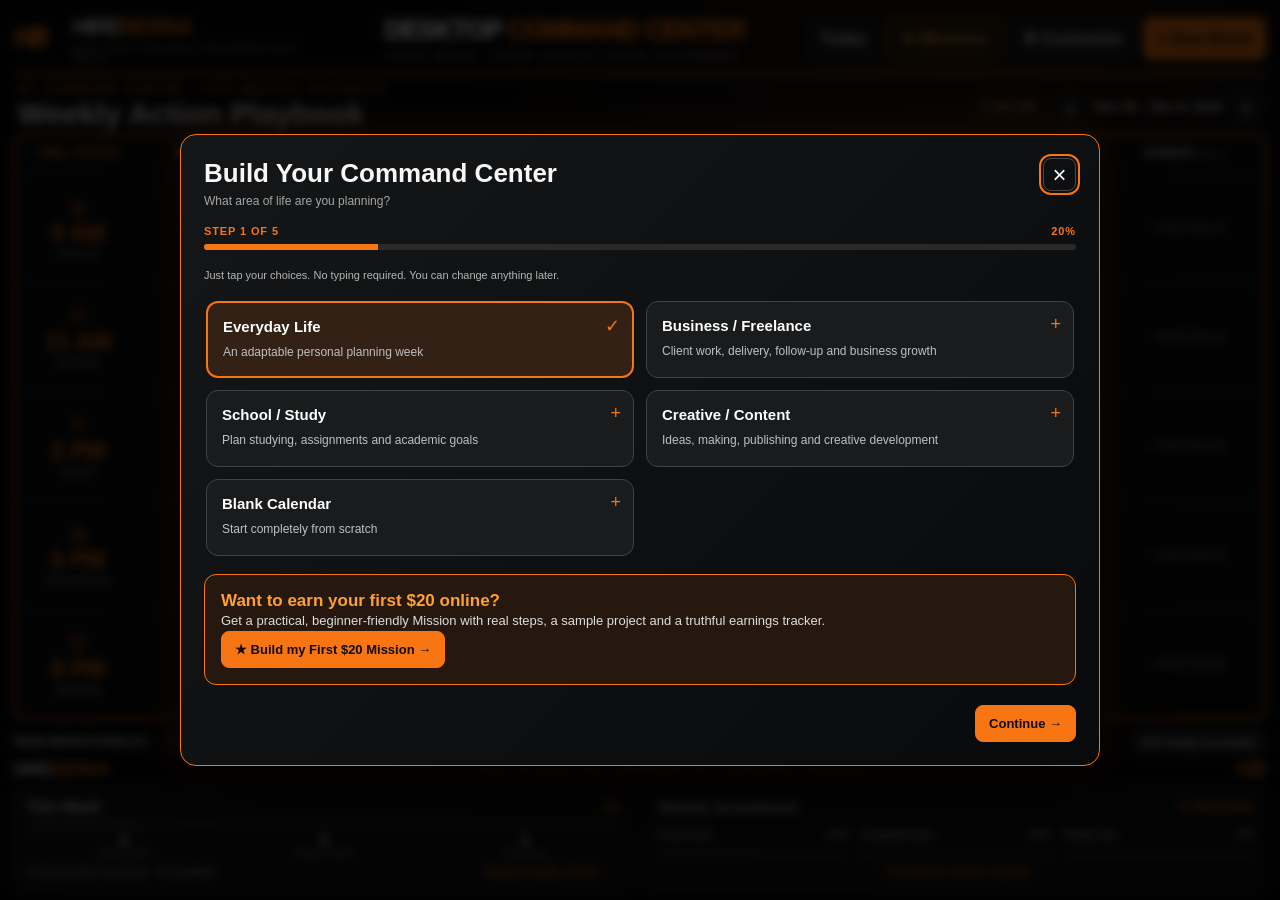
<file: wallpaper/index.html>
<!doctype html>
<html lang="en">
<head>
  <meta charset="utf-8" />
  <meta name="viewport" content="width=device-width,initial-scale=1" />
  <meta name="theme-color" content="#0b0b0b" />
  <title>BernAPlan | Desktop Command Center</title>
  <style>
:root{--accent:#f77513;--bg:#08090a;--panel:#111214;--panel2:#17191b;--line:#34302c;--fg:#f7f7f7;--muted:#a6a6a6;--success:#60d5a3;--warn:#ffbb6d;--font:Inter,"Segoe UI",Arial,sans-serif}*{box-sizing:border-box}html,body{margin:0;width:100%;height:100%;background:var(--bg);color:var(--fg);font-family:var(--font)}body{background-image:radial-gradient(ellipse at 75% 1%,color-mix(in srgb,var(--accent) 10%,transparent),transparent 38%),radial-gradient(#ffffff12 .6px,transparent .7px);background-size:auto,16px 16px}button,input,select,textarea{font:inherit}button{cursor:pointer}button:focus-visible,input:focus-visible,select:focus-visible,textarea:focus-visible,.task-card:focus-visible{outline:2px solid var(--accent);outline-offset:2px}.shell{height:100dvh;min-height:660px;padding:14px 16px;display:flex;flex-direction:column;gap:12px;max-width:2200px;margin:auto}.topbar{height:86px;min-height:75px;display:flex;align-items:center;justify-content:space-between;gap:18px;border-bottom:2px solid var(--accent);padding-bottom:10px}.identity{display:flex;gap:11px;align-items:center;flex:1;min-width:0}.brand-mark{font-style:italic;font-weight:1000;color:var(--accent);font-size:27px;letter-spacing:-5px;width:51px;max-height:48px;object-fit:contain}.brand-name{font-weight:900;font-size:clamp(21px,2.2vw,36px);white-space:nowrap;letter-spacing:-1.5px}.brand-name span{color:var(--accent)}.brand-caption{color:#c4b3a6;font-size:9px;letter-spacing:1.25px;margin-top:4px}.app-title{text-align:center;flex:1.5;min-width:0}.app-title strong{font-size:clamp(19px,2.1vw,34px);font-weight:1000;letter-spacing:-.8px;white-space:nowrap}.app-title strong span{color:var(--accent)}.app-title small{display:block;font-size:11px;letter-spacing:3px;color:#b2b2b2;margin-top:5px}.toolbar{display:flex;gap:8px;justify-content:flex-end;flex:1;white-space:nowrap}.quiet,.orange-button,.subtle-button,.icon-btn,.full-link,.secondary-btn,.primary-btn{border-radius:8px;padding:11px 13px;font-weight:800;background:#1a1b1d;border:1px solid #4a3c30;color:var(--fg)}.orange-button,.primary-btn{background:var(--accent);border-color:var(--accent);color:#120b07}.quiet:hover,.subtle-button:hover,.icon-btn:hover,.full-link:hover,.secondary-btn:hover{border-color:var(--accent)}.orange-button:hover,.primary-btn:hover{filter:brightness(1.15)}.layout{flex:1;display:grid;grid-template-columns:minmax(0,1fr) minmax(295px,20.5%);gap:12px;min-height:0}.planner{display:flex;flex-direction:column;min-width:0;min-height:0}.planner-heading{display:flex;align-items:center;justify-content:space-between;gap:16px;padding:4px 5px 12px}.eyebrow{font-size:10px;letter-spacing:3px;color:var(--accent);font-weight:850}h1,h2,h3,p{margin:0}h1{font-size:clamp(21px,2.15vw,34px);line-height:1.1;margin-top:4px}h2{font-size:16px}.week-picker{display:flex;align-items:center;gap:10px;white-space:nowrap;font-weight:850;font-size:13px}.icon-btn{width:32px;height:34px;padding:0;font-size:26px;line-height:26px}.calendar-holder{border:1px solid var(--accent);border-radius:10px;overflow:auto;min-height:0;flex:1;background:#080a0b}.calendar-grid{display:grid;grid-template-columns:minmax(102px,12%) repeat(7,minmax(108px,1fr));grid-template-rows:50px repeat(var(--slot-count,5),minmax(110px,1fr));min-height:100%;min-width:860px;background:#2b1e17;gap:1px}.col-header,.time-label{display:flex;align-items:center;justify-content:center;background:#0d0e0f;text-align:center}.col-header{font-size:13px;font-weight:900;letter-spacing:.3px}.col-header.today{color:var(--accent);background:#20150e}.time-label{flex-direction:column;gap:7px;padding:9px 3px}.time-label strong{font-size:clamp(17px,2vw,27px);line-height:1;color:var(--accent)}.time-label small{font-size:9px;letter-spacing:.8px;color:#c9c9c9}.calendar-cell{min-height:110px;background:#0b0d0e;padding:7px;position:relative}.calendar-cell.is-today{background:#16110e}.task-card{display:flex;flex-direction:column;gap:6px;width:100%;height:100%;background:linear-gradient(125deg,#202020,#141617);border:1px solid #4d3427;border-radius:7px;padding:9px 8px;text-align:left;color:inherit;cursor:pointer;transition:border-color .15s,transform .15s,background .15s}.task-card:hover{border-color:var(--accent);background:#29211a;transform:translateY(-1px)}.task-card.done{border-color:#27845e;background:#0c1d17}.card-title{color:var(--accent);font-size:clamp(11px,.9vw,15px);line-height:1.17;font-weight:900;overflow-wrap:anywhere}.task-card.done .card-title{color:var(--success)}.card-desc{font-size:clamp(10px,.72vw,12px);line-height:1.3;color:#ddd;overflow:hidden;display:-webkit-box;-webkit-line-clamp:3;-webkit-box-orient:vertical}.card-footer{display:flex;align-items:center;justify-content:space-between;gap:5px;margin-top:auto}.type-pill{border:1px solid #555;padding:2px 5px;border-radius:20px;font-size:9px;color:#b4b4b4;text-transform:uppercase;white-space:nowrap}.card-check{font-size:16px;color:#999}.done .card-check{color:var(--success)}.empty-card{width:100%;height:100%;border:1px dashed #44362d;color:#787878;background:transparent;border-radius:6px}.empty-card:hover{color:var(--accent);border-color:var(--accent)}.bottom-bar{display:flex;align-items:center;justify-content:space-between;gap:9px;margin-top:9px}.bottom-bar strong{font-size:16px;letter-spacing:.5px}.muted{color:var(--muted)}.bottom-bar .muted{font-size:11px}.subtle-button{padding:7px 10px;font-size:11px}.nonneg-strip{display:flex;flex-wrap:nowrap;gap:8px;overflow-x:auto;min-height:51px;padding-top:6px}.nonneg-chip{padding:8px 11px;border-radius:7px;border:1px solid #553a2c;background:#171412;color:#e6e6e6;font-size:11px;white-space:nowrap}.nonneg-chip.hit{border-color:#468369;color:var(--success)}.footer-brand{display:flex;justify-content:space-between;align-items:center;gap:10px;padding-top:7px;white-space:nowrap}.footer-brand span:first-child{font-size:19px;font-weight:900}.footer-brand b,.footer-brand strong{color:var(--accent)}.footer-brand span:nth-child(2){font-size:9px;letter-spacing:2.5px;color:#afafaf}.footer-brand strong{font-size:25px;font-style:italic}.sidepanel{min-height:0;overflow:auto;display:flex;flex-direction:column;gap:10px;padding-right:2px}.panel{padding:13px;border:1px solid #494039;border-radius:10px;background:linear-gradient(160deg,#151617,#101112)}.panel-title{display:flex;justify-content:space-between;align-items:center;gap:6px;margin-bottom:13px}.panel-title h2{font-size:16px}.accent{color:var(--accent);font-weight:900}.score-line{display:grid;grid-template-columns:minmax(65px,1fr) minmax(80px,1.2fr) auto;align-items:center;gap:8px;margin:11px 0;font-size:12px}.score-label{white-space:nowrap;overflow:hidden;text-overflow:ellipsis}.score-track,.progress-track{height:8px;border-radius:40px;overflow:hidden;background:#303033}.score-fill,.progress-fill{height:100%;background:var(--accent);border-radius:40px;transition:width .18s}.score-value{font-size:11px;min-width:38px;text-align:right}.full-link{display:block;width:100%;margin-top:9px;padding:8px 6px;background:transparent;color:var(--accent);font-size:12px}.progress-track{height:10px}.stats-grid{display:grid;grid-template-columns:repeat(3,1fr);gap:5px;margin-top:13px}.stats-grid>div{border:1px solid #373737;padding:10px 5px;border-radius:6px;display:flex;flex-direction:column;gap:5px;text-align:center}.stats-grid strong{font-size:20px}.stats-grid small{font-size:10px;color:var(--muted)}.essentials{display:grid;gap:8px}.essentials label{display:flex;align-items:flex-start;gap:8px;font-size:12px;cursor:pointer}.essentials input{accent-color:var(--accent)}.helper p{color:#b5b5b5;font-size:12px;line-height:1.5}.overlay{position:fixed;inset:0;z-index:200;background:#000c;display:flex;align-items:center;justify-content:center;padding:18px;backdrop-filter:blur(5px)}.hidden{display:none!important}.modal{background:linear-gradient(135deg,#151618,#090a0b);border:1px solid var(--accent);box-shadow:0 20px 80px #000e,0 0 50px color-mix(in srgb,var(--accent) 10%,transparent);border-radius:16px;width:min(790px,95vw);max-height:min(88vh,950px);overflow:auto;padding:23px}.modal.wide{width:min(920px,96vw)}.modal-header{display:flex;justify-content:space-between;gap:12px;align-items:flex-start;margin-bottom:17px}.modal-header h2{font-size:26px}.modal-header p{color:var(--muted);font-size:12px;margin-top:5px}.close-btn{background:transparent;border:1px solid #484848;color:var(--fg);border-radius:8px;width:33px;height:33px;font-size:24px}.modal-columns{display:grid;grid-template-columns:1fr 1fr;gap:16px}.section-box{background:#151718;border:1px solid #383838;border-radius:9px;padding:14px;margin-bottom:12px}.section-box h3{font-size:15px;color:var(--accent);margin-bottom:10px}.section-box p,.section-box li{font-size:13px;line-height:1.5;color:#dfdfdf}.section-box ol,.section-box ul{margin:0;padding-left:20px}.section-box li+li{margin-top:5px}.todo{display:flex;align-items:flex-start;gap:8px;margin:10px 0;color:#ddd;font-size:13px;cursor:pointer}.todo input{margin-top:3px;accent-color:var(--accent)}.modal-actions{display:flex;flex-wrap:wrap;gap:8px;align-items:center;margin-top:12px}.primary-btn,.secondary-btn{padding:10px 13px;font-size:13px}.danger{color:#ff8177}.form-grid{display:grid;grid-template-columns:1fr 1fr;gap:12px}.field{display:flex;flex-direction:column;gap:6px;margin:9px 0}.field label{font-size:12px;font-weight:800;color:#ddd}.field input,.field textarea,.field select{color:#fff;background:#1f2224;border:1px solid #525252;border-radius:7px;padding:10px;min-width:0}.field textarea{min-height:78px;resize:vertical}.field input[type=color]{height:40px;padding:4px}.field input[type=file]{font-size:11px}.small-hint{font-size:11px;color:#b5b5b5;line-height:1.4}.settings-tab-row{display:flex;flex-wrap:wrap;gap:8px;margin-bottom:14px}.tab-btn{padding:9px 12px;border-radius:7px;border:1px solid #444;background:#171717;color:#eee}.tab-btn.active{color:#151515;background:var(--accent);border-color:var(--accent);font-weight:900}.metric-editor{display:grid;grid-template-columns:1fr 100px 38px;gap:7px;align-items:end}.metric-editor input{width:100%;min-width:0}.score-adjust{display:flex;gap:8px;align-items:center}.score-adjust input{max-width:120px}.setup-card{border:1px solid #493b2f;background:#161513;border-radius:9px;padding:15px}.template-options{display:grid;grid-template-columns:repeat(2,1fr);gap:9px;margin:12px 0}.template-btn{background:#1c1c1c;color:#eee;border:1px solid #5c4b40;padding:14px;border-radius:8px;text-align:left}.template-btn.active{border-color:var(--accent);background:#392214}.template-btn b{display:block;margin-bottom:5px}.template-btn small{color:#aaa}.toast{position:fixed;bottom:20px;left:50%;transform:translateX(-50%);background:#202820;border:1px solid #5cb88c;border-radius:8px;color:#fff;padding:11px 17px;z-index:300;display:none;box-shadow:0 8px 30px #000b;font-size:13px}@media(max-width:1150px){.layout{grid-template-columns:minmax(0,1fr) 270px}.brand-caption,.footer-brand span:nth-child(2){display:none}.app-title small{font-size:9px;letter-spacing:1px}.calendar-grid{min-width:820px}.toolbar .quiet:first-child{display:none}}@media(max-width:800px){.shell{min-height:100dvh;height:auto}.topbar{height:auto;min-height:70px;flex-wrap:wrap}.app-title{order:3;flex-basis:100%;text-align:left}.toolbar{flex:0}.layout{grid-template-columns:1fr}.calendar-holder{height:580px;flex:none}.sidepanel{overflow:visible;display:grid;grid-template-columns:repeat(2,minmax(0,1fr))}.footer-brand span:nth-child(2){display:none}.modal-columns{grid-template-columns:1fr}.modal{max-height:90vh}}@media(max-width:550px){.shell{padding:9px}.topbar{gap:6px}.brand-name{font-size:21px}.toolbar .quiet{display:none}.app-title strong{font-size:20px}.sidepanel{grid-template-columns:1fr}.planner-heading{flex-wrap:wrap}.week-picker{margin-left:auto}.bottom-bar .muted{display:none}.modal{padding:14px}.form-grid{grid-template-columns:1fr}}
/* The five-row default playbook must be visible at desktop height without a page scroll. */
@media(min-width:801px){
 .calendar-grid{height:100%;min-height:0;grid-template-rows:43px repeat(var(--slot-count,5),minmax(0,1fr))}
 .calendar-cell{min-height:0;overflow:hidden;padding:5px}
 .task-card{min-height:0;gap:4px;padding:7px 6px}
 .card-desc{-webkit-line-clamp:2}
 .card-footer{padding-top:2px}
 .time-label{min-height:0;gap:4px}
}
@media(max-height:810px) and (min-width:801px){.calendar-cell{padding:4px}.task-card{padding:5px;gap:3px}.card-desc{-webkit-line-clamp:2}.footer-brand{padding-top:3px}.bottom-bar{margin-top:6px}.nonneg-strip{min-height:42px;padding-top:3px}.nonneg-chip{padding:5px 8px}}

  
/* Guided onboarding and coaching additions */
.wizard-progress{display:flex;justify-content:space-between;font-size:11px;font-weight:800;letter-spacing:.08em;color:var(--accent);margin:6px 0 7px}
.wizard-track{height:6px;border-radius:10px;background:#292929;overflow:hidden;margin-bottom:18px}
.wizard-track>div{height:100%;background:var(--accent);transition:width .2s ease}
.wizard-grid{display:grid;grid-template-columns:repeat(2,minmax(0,1fr));gap:12px;margin:16px 0;max-height:50vh;overflow:auto;padding:2px}
.wizard-tile{position:relative;text-align:left;min-height:77px;background:#1a1b1d;color:white;border:1px solid #424242;border-radius:12px;padding:15px 36px 15px 15px;cursor:pointer;display:flex;flex-direction:column;gap:7px}
.wizard-tile:hover,.wizard-tile:focus-visible{border-color:var(--accent);background:#24201b}
.wizard-tile.active{border:2px solid var(--accent);background:#322114}
.wizard-tile strong{font-weight:800;font-size:15px;line-height:1.25}.wizard-tile small{color:#bfc0c3;font-size:12px;line-height:1.35}
.wizard-check{position:absolute;right:12px;top:12px;font-size:18px;color:var(--accent)}
.wizard-nav{justify-content:space-between;margin-top:20px}.wizard-nav .primary-btn{margin-left:auto}
.wizard-review p{font-size:14px;line-height:1.5;margin:9px 0}
.guide-example{border-color:#57402b!important;background:#231d16!important}.guide-success{border-color:#305c44!important;background:#17251b!important}
.personal-goal{margin-top:11px;background:#272017;border-left:3px solid var(--accent);border-radius:4px;padding:10px;color:#eac7aa!important;font-size:13px}
.guided-next{border-color:var(--accent)!important;background:#281c12!important}
.guided-next p{font-size:17px;line-height:1.45;font-weight:700;color:#fff}.mini-primary{font-size:12px;padding:9px 13px;min-height:36px}.mini-primary:disabled{opacity:.48;cursor:default}
@media(max-width:660px){.wizard-grid{grid-template-columns:1fr;max-height:40vh}.wizard-tile{min-height:65px}.guided-next p{font-size:15px}}

/* BernAPlan ACTION coach -- included in the free local-first build */
.action-heading{display:flex;align-items:center;justify-content:space-between;gap:12px;padding:15px 16px;margin-bottom:15px;background:linear-gradient(110deg,#28170c,#151718);border:1px solid var(--accent);border-radius:12px}
.action-heading strong,.focus-label{color:var(--accent);font-size:12px;font-weight:900;letter-spacing:1.3px}
.action-heading p{color:#d9d1cc;margin-top:5px;font-size:12px}
.action-heading button{white-space:nowrap}
.section-box.proof-summary{border-color:#705130}
.proof-summary p+p{margin-top:8px}
.help-btn{margin-top:10px;width:100%;white-space:normal}
.focus-hero{background:#271910;border:1px solid var(--accent);border-radius:10px;padding:20px;margin-bottom:14px}
.focus-hero h3{font-size:24px;margin:10px 0;color:#fff}
.focus-hero p{font-size:13px;color:#d7c9bd;line-height:1.5}
.focus-tools{text-align:center}
.focus-clock{font-variant-numeric:tabular-nums;font-weight:900;letter-spacing:1px;font-size:clamp(44px,6vw,70px);line-height:1.2;margin:14px 0;color:#fff}
.minute-buttons{display:flex;justify-content:center;gap:8px;flex-wrap:wrap;margin:14px 0}
.focus-tools .modal-actions{justify-content:center}
.rescue-choices{display:grid;grid-template-columns:1fr 1fr;gap:7px;margin:13px 0}
.rescue-choices .wizard-tile{text-align:left;padding:10px;font-size:13px}
.rescue-answer{border-color:var(--accent)}
.rescue-next{margin-top:11px;color:#ffe4d0!important;border-top:1px solid #5b4b3a;padding-top:9px}
.proof-context{padding:13px 15px;border:1px solid #6d4b2f;background:#251910;border-radius:10px;margin-bottom:13px}
.proof-context h3{color:var(--accent);margin-bottom:7px;font-size:15px}
.proof-context p{line-height:1.5;font-size:13px}
.reality-stats{margin-top:11px;color:#ddd;font-size:11px;text-align:center}
.review-summary{display:grid;grid-template-columns:repeat(3,1fr);gap:8px;margin:12px 0 17px}
.review-summary>div{border:1px solid #4d3d33;border-radius:8px;padding:13px 8px;text-align:center;background:#1e1b18}
.review-summary strong{font-size:24px;display:block;color:var(--accent)}
.review-summary small{display:block;color:#c6c6c6;font-size:11px;margin-top:5px}
@media(max-width:600px){.action-heading{align-items:flex-start;flex-direction:column}.rescue-choices{grid-template-columns:1fr}.review-summary strong{font-size:19px}}

/* ACTIONABLE CALENDAR — each card says what to do, where to start, and what counts. */
.task-card{gap:4px;padding:7px 7px 6px;justify-content:flex-start;overflow:hidden}
.card-title{border:1px solid var(--accent);border-radius:5px;padding:3px 4px;text-align:center;line-height:1.12;flex-shrink:0;color:var(--accent);font-size:clamp(10px,.77vw,13px)}
.task-card.done .card-title{border-color:var(--success)}
.card-desc{color:#eee;line-height:1.23;font-size:clamp(10px,.72vw,12px);-webkit-line-clamp:4}
.card-target{display:block;flex-shrink:0;color:#ffb672;font-weight:850;font-size:clamp(9px,.69vw,11px);line-height:1.12;overflow:hidden;display:-webkit-box;-webkit-line-clamp:2;-webkit-box-orient:vertical}
.task-card.done .card-target{color:#87d9af}
.task-card{position:relative}
.card-cardcheck{position:absolute;right:3px;bottom:2px;color:#c9c9c9;font-size:11px;background:#151617;border-radius:50%;height:13px;width:13px;text-align:center;line-height:12px}
.task-card.done .card-cardcheck{color:#7adba5;background:#123324}
.card-target{padding-right:8px}
.card-footer{margin-top:auto}.type-pill{font-size:8px;padding:1px 4px}
.calendar-cell{padding:5px;min-height:112px}
.calendar-grid{grid-template-rows:44px repeat(var(--slot-count,5),minmax(112px,1fr))}
@media(max-width:1450px){.task-card{gap:3px;padding:5px 5px 4px}.calendar-cell{padding:4px}.card-desc{-webkit-line-clamp:4}.calendar-grid{grid-template-columns:minmax(94px,11%) repeat(7,minmax(100px,1fr))}}
@media(max-height:800px) and (min-width:801px){.calendar-grid{grid-template-rows:38px repeat(var(--slot-count,5),minmax(100px,1fr))}.calendar-cell{min-height:100px}.card-desc{-webkit-line-clamp:2}.card-title{font-size:10px}.card-target{font-size:9px}}

@media(min-width:801px) and (max-height:820px){
 .shell{padding:8px 12px;gap:7px;min-height:600px}
 .topbar{height:70px;min-height:66px;padding-bottom:5px}
 .planner-heading{padding:3px 4px 7px}
 .bottom-bar{margin-top:3px}
 .nonneg-strip{min-height:37px;padding-top:3px;gap:6px}
 .nonneg-chip{padding:5px 8px}
 .footer-brand{padding-top:2px}
 .calendar-grid{grid-template-rows:36px repeat(var(--slot-count,5),minmax(0,1fr));height:100%;min-height:100%}
 .calendar-cell{min-height:0}
 .task-card{min-height:0}
 .card-desc{-webkit-line-clamp:2}.card-target{-webkit-line-clamp:2}
}

@media(min-width:801px){
 .layout{display:flex;flex-direction:column;gap:7px;min-height:0}
 .planner{flex:1;min-height:0}
 .sidepanel{display:grid;grid-template-columns:minmax(0,1fr) minmax(0,1fr);flex:0 0 103px;min-height:103px;height:103px;overflow:hidden;gap:8px;padding-right:0}
 .sidepanel>.panel:nth-child(1){order:2}
 .sidepanel>.panel:nth-child(2){order:1}
 .sidepanel>.panel:nth-child(3),.sidepanel>.panel:nth-child(4){display:none}
 .sidepanel .panel{padding:7px 12px;overflow:auto}
 .sidepanel .panel-title{margin-bottom:5px}
 .sidepanel .panel-title h2{font-size:13px}
 .score-line{margin:3px 0;font-size:10px;grid-template-columns:minmax(85px,1fr) minmax(65px,1fr) auto}
 .sidepanel .full-link{padding:3px 8px;font-size:10px;margin-top:3px}
 .stats-grid{gap:6px;margin-top:4px}
 .stats-grid>div{padding:4px}
 .stats-grid strong{font-size:16px}
 .stats-grid small{font-size:9px}
 .reality-stats{margin-top:2px}
 .panel-title .accent{font-size:11px}
 .calendar-grid{grid-template-columns:minmax(102px,10%) repeat(7,minmax(115px,1fr));grid-template-rows:42px repeat(var(--slot-count,5),minmax(0,1fr));height:100%;min-height:100%}
 .calendar-cell{min-height:0}
 .card-desc{-webkit-line-clamp:3}
}
@media(min-width:801px) and (max-height:820px){
 .sidepanel{flex-basis:100px;height:100px;min-height:100px}
 .calendar-grid{grid-template-rows:36px repeat(var(--slot-count,5),minmax(0,1fr));height:100%;min-height:100%}
 .calendar-cell{min-height:0}
 .card-desc{-webkit-line-clamp:2}
 .planner-heading{padding:1px 4px 4px}
 .nonneg-strip{min-height:30px;padding-top:1px}
 .nonneg-chip{padding:4px 7px}
 .bottom-bar{margin-top:2px}
 .bottom-bar strong{font-size:13px}
 .footer-brand{padding-top:0}
 .footer-brand span:first-child{font-size:14px}
 .footer-brand strong{font-size:17px}
 .week-picker{gap:5px}
}

/* DESKTOP DISPLAY MODE v2 — make the seven-day playbook readable at a glance. */
@media (min-width:801px) {
  html,body{overflow:hidden}
  .shell{height:100dvh;min-height:0;max-width:none;padding:10px 14px 8px;gap:6px}
  .topbar{height:clamp(62px,7.2vh,80px);min-height:0;flex:none;gap:10px;padding-bottom:5px}
  .brand-name{font-size:clamp(22px,1.75vw,30px)}
  .app-title strong{font-size:clamp(21px,2vw,33px)}
  .toolbar{gap:7px}
  .toolbar button{min-height:38px}
  .layout{display:flex;flex:1;flex-direction:column;gap:7px;min-height:0;min-width:0}
  .planner{flex:1;min-height:0;min-width:0;display:flex;flex-direction:column}
  .planner-heading{padding:3px 4px 7px;flex:none;min-height:clamp(54px,6vh,67px)}
  .planner-heading h1{font-size:clamp(26px,2.35vw,40px);line-height:1.03}
  .week-picker{font-size:13px;gap:8px}
  .calendar-holder{flex:1;min-height:0;overflow:hidden;border:2px solid var(--accent);border-radius:8px}
  .calendar-grid{height:100%;min-height:0;min-width:0;grid-template-columns:minmax(105px,10%) repeat(7,minmax(0,1fr));grid-template-rows:clamp(36px,4.1vh,45px) repeat(var(--slot-count,5), minmax(0,1fr));gap:1px}
  .col-header{font-size:clamp(12px,.87vw,15px);padding:5px 2px;text-align:center;line-height:1.3}
  .col-header small{display:inline-block;font-size:clamp(10px,.68vw,12px);margin-left:2px!important}
  .time-label{padding:4px 3px;min-height:0;display:flex;flex-direction:column;align-items:center;justify-content:center;gap:4px}
  .time-label strong{font-size:clamp(21px,1.8vw,31px);line-height:1.05}
  .time-label small{font-size:clamp(10px,.7vw,12px);letter-spacing:1px}
  .calendar-cell{padding:4px;min-height:0;overflow:hidden}
  .task-card{display:flex;flex-direction:column;gap:3px;padding:6px 7px;min-height:0;height:100%;overflow:hidden;border-radius:7px}
  .card-title{flex:none;border:1px solid var(--accent);border-radius:5px;max-width:100%;color:var(--accent);font-weight:900;text-align:center;font-size:clamp(12px,.90vw,15px);line-height:1.18;padding:3px 3px;overflow-wrap:break-word}
  .card-desc{flex:1;min-height:0;display:-webkit-box;-webkit-box-orient:vertical;-webkit-line-clamp:3;overflow:hidden;font-size:clamp(11.5px,.83vw,14px);line-height:1.25;color:#f0f0f0;white-space:normal}
  .card-target{flex:none;color:#ffbd80;font-weight:850;line-height:1.2;font-size:clamp(10.5px,.75vw,12px);-webkit-line-clamp:2;min-height:0;padding-right:13px}
  .card-cardcheck{font-size:13px;width:15px;height:15px;line-height:14px;right:4px;bottom:3px}
  .bottom-bar{flex:none;min-height:22px;margin-top:4px;align-items:center}
  .bottom-bar strong{font-size:clamp(13px,1.05vw,18px)}
  .bottom-bar .muted{font-size:11px}
  .nonneg-strip{flex:none;min-height:29px;max-height:34px;gap:7px;padding-top:1px;overflow-x:auto}
  .nonneg-chip{padding:5px 9px;font-size:11px}
  .footer-brand{flex:none;min-height:21px;padding-top:1px}
  .footer-brand span:first-child{font-size:16px}
  .footer-brand strong{font-size:20px}
  .footer-brand span:nth-child(2){display:block;font-size:9px;letter-spacing:1.8px}
  /* Compact, always-visible bottom scoreboard: no nested panel scrollbar. */
  .sidepanel{display:grid;grid-template-columns:1fr 1fr;flex:0 0 clamp(111px,12vh,147px);height:clamp(111px,12vh,147px);min-height:0;gap:10px;overflow:hidden;padding:0}
  .sidepanel>.panel:nth-child(1){order:2;display:flex;flex-direction:column}
  .sidepanel>.panel:nth-child(2){order:1;display:flex;flex-direction:column}
  .sidepanel>.panel:nth-child(3),.sidepanel>.panel:nth-child(4){display:none}
  .sidepanel .panel{padding:9px 12px;overflow:hidden;border-radius:8px;min-width:0}
  .sidepanel .panel-title{margin-bottom:5px;flex:none}
  .sidepanel .panel-title h2{font-size:15px}
  .sidepanel .panel-title .accent{font-size:13px}
  .sidepanel #scoreboard{display:grid;grid-template-columns:repeat(3,minmax(0,1fr));grid-auto-rows:1fr;gap:6px 12px;min-height:0;flex:1}
  .sidepanel .score-line{display:grid;grid-template-columns:minmax(0,1fr) auto;grid-template-areas:'label value' 'bar bar';grid-template-rows:auto 5px;gap:3px 5px;align-items:center;min-width:0;min-height:0}
  .sidepanel .score-label{grid-area:label;font-size:clamp(10px,.75vw,13px);overflow:hidden;text-overflow:ellipsis;white-space:nowrap}
  .sidepanel .score-value{grid-area:value;font-size:11px;white-space:nowrap}
  .sidepanel .score-track{grid-area:bar;height:5px;min-width:0}
  .sidepanel .full-link{font-size:11px;padding:4px 8px;margin-top:4px;flex:none}
  .sidepanel .progress-track{height:6px;flex:none}
  .sidepanel .stats-grid{display:grid;grid-template-columns:repeat(3,minmax(0,1fr));margin-top:6px;gap:7px;min-height:0}
  .sidepanel .stats-grid>div{padding:5px 4px;gap:1px;min-width:0}
  .sidepanel .stats-grid strong{font-size:19px;line-height:1.1}
  .sidepanel .stats-grid small{font-size:10px}
  .sidepanel .reality-stats{font-size:11px;margin-top:4px;text-align:center}
  .sidepanel #weeklyReview{margin-top:auto}
  .display-btn{border:1px solid #6d432b;border-radius:7px;color:#ffb57c;background:#191512;font-size:12px;font-weight:800;cursor:pointer;padding:8px 11px;white-space:nowrap}
  .display-btn:hover{border-color:var(--accent);background:#352016}
  .task-card:focus-visible{outline:2px solid #fff;outline-offset:-2px}
}
@media (min-width:801px) and (max-height:830px) {
  .shell{padding:5px 11px 4px;gap:4px}
  .topbar{height:61px;padding-bottom:3px}
  .planner-heading{min-height:51px;padding:1px 4px 4px}
  .planner-heading h1{font-size:clamp(25px,2vw,32px)}
  .calendar-grid{grid-template-rows:33px repeat(var(--slot-count,5),minmax(0,1fr))}
  .calendar-cell{padding:3px}
  .task-card{padding:3px 5px;gap:2px}
  .card-title{font-size:clamp(11.5px,.87vw,13px);padding:2px 2px}
  .card-desc{font-size:clamp(11px,.80vw,12.5px);line-height:1.19;-webkit-line-clamp:2}
  .card-target{font-size:clamp(10px,.72vw,11px);line-height:1.13;-webkit-line-clamp:1}
  .bottom-bar{min-height:19px;margin-top:1px}
  .nonneg-strip{min-height:26px;max-height:27px;padding-top:0}
  .nonneg-chip{padding:3px 7px;font-size:10px}
  .footer-brand{min-height:16px;padding-top:0}
  .footer-brand span:first-child{font-size:14px}
  .footer-brand strong{font-size:16px}
  .sidepanel{flex-basis:103px;height:103px}
  .sidepanel .panel{padding:6px 10px}
  .sidepanel .panel-title h2{font-size:14px}
  .sidepanel .stats-grid{margin-top:4px}
  .sidepanel .stats-grid>div{padding:2px 4px}
  .sidepanel .stats-grid strong{font-size:16px}
  .sidepanel .reality-stats{font-size:10px;margin-top:2px}
  .sidepanel .full-link{font-size:10px;padding:2px 6px;margin-top:2px}
  .footer-brand span:nth-child(2){font-size:8px}
  .toolbar .display-btn{padding:6px 8px;font-size:11px}
}
@media (min-width:801px) and (max-width:1250px) {
  .brand-caption{display:none}
  .app-title strong{font-size:22px}
  .display-btn{font-size:11px;padding:6px 7px}
  .task-card{padding-left:4px;padding-right:4px}
  .card-title{font-size:11.5px}
  .card-desc{font-size:11.5px}
  .card-target{font-size:10px}
}
@media (min-width:801px) and (max-height:680px) {
  /* Avoid silently cutting off the calendar in very short windows. */
  html,body{overflow:auto}
  .shell{height:auto;min-height:680px}
}
@media (max-width:800px){.display-btn{display:none}}


/* Fine-tuning after multi-resolution render checks: never let a target obscure an action. */
@media(min-width:801px){
 .task-card{display:grid;grid-template-rows:auto minmax(0,1fr) auto;align-content:stretch;gap:3px;overflow:hidden}
 .card-title{display:block;min-width:0;max-width:100%;white-space:nowrap;text-overflow:ellipsis;overflow:hidden;overflow-wrap:normal;line-height:1.15}
 .card-desc{min-height:0;max-height:100%;overflow:hidden;display:-webkit-box;-webkit-box-orient:vertical;-webkit-line-clamp:2;align-self:start;line-height:1.24;flex:none}
 .card-target{display:block;overflow:hidden;white-space:nowrap;text-overflow:ellipsis;max-width:100%;min-width:0;line-height:1.2;flex:none;padding-right:14px}
 .weekly-actions{display:flex;align-items:center;justify-content:space-between;min-height:19px;margin-top:auto;gap:9px}
 .weekly-actions .reality-stats{margin:0;text-align:left;white-space:nowrap;overflow:hidden;text-overflow:ellipsis;font-size:11px}
 .weekly-actions .full-link{margin:0!important;max-width:47%;width:auto;white-space:nowrap;font-size:11px;padding:3px 9px;flex-shrink:0}
 .sidepanel .stats-grid>div{min-height:0}
 .sidepanel .stats-grid small{line-height:1.1}
}
@media(min-width:801px) and (max-height:830px){
 .task-card{gap:2px}
 .card-desc{line-height:1.18}
 .card-target{line-height:1.1}
 .weekly-actions{min-height:15px;gap:5px}
 .weekly-actions .reality-stats{font-size:10px}
 .weekly-actions .full-link{font-size:10px;padding:1px 7px}
}

/* A single, readable essentials strip gives task cards additional vertical room. */
@media(min-width:801px){
 .planner-heading{min-height:clamp(49px,5.8vh,61px);padding-bottom:4px}
 .bottom-bar{display:flex;flex:none;min-height:33px;max-height:36px;margin-top:5px;gap:12px;align-items:center}
 .bottom-bar .nonneg-caption{flex:none;display:flex;gap:2px;align-items:center;white-space:nowrap}
 .bottom-bar .nonneg-caption strong{font-size:clamp(13px,.96vw,17px)}
 .bottom-bar .nonneg-caption .muted{display:none}
 .bottom-bar #nonnegStrip{flex:1;min-height:0;max-height:33px;min-width:0;display:flex;gap:6px;align-items:center;overflow-x:auto;padding:0}
 .bottom-bar #nonnegStrip .nonneg-chip{flex:none;font-size:11px;padding:6px 8px}
 .bottom-bar #editNonneg{flex:none;padding:7px 9px;font-size:11px}
 .footer-brand{min-height:18px;padding-top:0}
 .sidepanel{flex-basis:clamp(104px,11.4vh,133px);height:clamp(104px,11.4vh,133px)}
}
@media(min-width:801px) and (max-height:830px){
 .bottom-bar{min-height:26px;max-height:29px;margin-top:2px;gap:9px}
 .bottom-bar #nonnegStrip{max-height:28px}
 .bottom-bar #nonnegStrip .nonneg-chip{padding:4px 6px;font-size:10px}
 .bottom-bar #editNonneg{padding:4px 8px;font-size:10px}
 .footer-brand{min-height:16px}
 .sidepanel{flex-basis:98px;height:98px}
 .sidepanel .panel-title{margin-bottom:3px}
}
@media(max-width:800px){
 .bottom-bar{flex-wrap:wrap}
 .bottom-bar .nonneg-caption{flex:1}
 .bottom-bar #nonnegStrip{order:3;flex:0 0 100%;min-width:0}
}

/* Ensure progress counters and labels never overlap in the scoreboard band. */
@media(min-width:801px){
 .sidepanel .stats-grid{min-height:0;margin-top:4px;gap:6px}
 .sidepanel .stats-grid>div{min-height:0;padding:1px 4px;gap:1px;justify-content:center}
 .sidepanel .stats-grid strong{font-size:clamp(15px,1vw,18px);line-height:1.05}
 .sidepanel .stats-grid small{font-size:9px;line-height:1.05}
 .sidepanel .score-line{margin:0}
}

/* Mission Builder V1: same calendar, stronger outcome-based coaching. */
.mission-btn{border:1px solid var(--accent);background:#2c1b0e;color:#ffae55;font-weight:900;border-radius:9px;padding:10px 13px;white-space:nowrap}
.mission-btn:hover{background:#40250f;color:#fff}
.task-card.mission-optional{opacity:.76;border-color:#51433b;background:#121416}
.task-card.mission-optional .card-title{color:#b6b4b1}
.task-card.mission-optional .card-target{color:#aaa29a}
.task-card.mission-core{border-color:var(--accent);background:linear-gradient(145deg,#2a1a11,#131416 65%)}
.task-card.mission-core .card-title{color:#ffb357}
.mission-summary-card,.mission-hero{border:1px solid var(--accent);border-radius:12px;background:linear-gradient(130deg,#2b1a11,#101214 75%);padding:18px;margin:10px 0;color:var(--fg)}
.mission-summary-card h3{color:#ffa131;margin:0 0 10px;font-size:21px}.mission-summary-card p{line-height:1.55;margin:8px 0;font-size:14px}
.mission-summary-card strong,.mission-hero strong{color:#fff}
.mission-compact-step{border-bottom:1px solid #303030;padding:6px 0;margin:0;font-size:13px}
.mission-compact-step strong{color:#ff9a31}.mission-compact-step span{color:#c9c9c9}
.mission-section-title{font-size:15px;margin:18px 0 10px;color:#ff962a}
.mission-hero strong{display:block;font-size:34px;line-height:1.35}.mission-hero strong small{font-size:16px;font-weight:500;color:#bbb}
.mission-kicker{display:block;font-size:12px;font-weight:800;color:#ff962a;letter-spacing:1.5px}
.mission-track{height:12px;border-radius:12px;background:#39322b;overflow:hidden;margin-top:10px}.mission-track>div{background:var(--accent);height:100%;transition:width .25s}
.mission-hero p{color:#ccc;font-size:13px}
.mission-totals{display:grid;grid-template-columns:repeat(5,minmax(0,1fr));gap:8px;margin:12px 0}
.mission-totals strong{border:1px solid #58402d;border-radius:8px;padding:10px 6px;text-align:center;background:#1c1d1e;font-size:12px;color:#ffad57}
.mission-fields{display:grid;grid-template-columns:repeat(2,minmax(0,1fr));gap:8px 15px}
@media(max-width:1250px){.mission-btn{padding:8px 9px;font-size:12px}.toolbar{gap:5px}}
@media(max-width:680px){.mission-totals{grid-template-columns:repeat(2,minmax(0,1fr))}.mission-fields{grid-template-columns:1fr}}

.mission-welcome-choice{border:1px solid var(--accent);border-radius:12px;background:#27180f;padding:16px;margin:14px 0}.mission-welcome-choice strong{color:#ffa132;font-size:17px}.mission-welcome-choice p{color:#ddd;font-size:13px;line-height:1.5}

/* BernAPlan Lively integration: full desktop, non-invasive current-block marker */
.wall-clock {font-weight:800;color:#ffab62;font-size:clamp(11px,1.05vw,15px);white-space:nowrap;border:1px solid #714326;border-radius:9px;padding:7px 9px;background:#1b1511;letter-spacing:.03em}
html.lively-hide-clock .wall-clock{display:none!important}
html.lively-larger-text .card-desc{font-size:clamp(11px,.85vw,15px)!important}
html.lively-larger-text .card-title{font-size:clamp(12px,1vw,17px)!important}
html.lively-larger-text .card-footer{font-size:clamp(9px,.7vw,12px)!important}
.calendar-cell.lively-current-block{box-shadow:inset 0 0 0 2px var(--accent),0 0 13px rgba(255,136,0,.14);background:#22190f!important;z-index:1}
.calendar-cell.lively-current-block .task-card{border-color:var(--accent)!important}
@media(max-width:1250px){.wall-clock{font-size:11px;padding:5px}.app-title small{display:none}}
@media(max-width:850px){.wall-clock{display:none}}


/* Desktop polish: non-destructive custom typography + daypart illustrations. */
:root{--bp-title-font:Inter,"Segoe UI",Arial,sans-serif;--bp-body-font:Inter,"Segoe UI",Arial,sans-serif}
body,.shell,button,input,select,textarea,.card-desc,.card-target,.section-box p,.section-box li,.section-box label{font-family:var(--bp-body-font)}
.brand-name,.app-title strong,h1,h2,h3,.card-title,.col-header,.time-label strong,.modal-header h2,.section-box h3{font-family:var(--bp-title-font)}
.time-label{gap:4px;padding:5px 3px}
.time-label .daypart-icon{display:inline-flex;align-items:center;justify-content:center;flex:none;color:var(--accent);width:22px;height:22px;opacity:.92}
.time-label .daypart-icon svg{width:22px;height:22px;stroke:currentColor;fill:none;stroke-width:1.65;stroke-linecap:round;stroke-linejoin:round}
.time-label small{line-height:1.12}
html[data-bp-text-size="large"] .card-title{font-size:clamp(12px,1.02vw,16px)}
html[data-bp-text-size="large"] .card-desc{font-size:clamp(11px,.92vw,14px)}
html[data-bp-text-size="large"] .card-target{font-size:clamp(10px,.84vw,12px)}
html[data-bp-text-size="small"] .card-title{font-size:clamp(10px,.78vw,13px)}
html[data-bp-text-size="small"] .card-desc{font-size:clamp(9px,.68vw,11px)}
html[data-bp-text-size="small"] .card-target{font-size:clamp(9px,.69vw,10px)}
.font-preview{display:grid;grid-template-columns:1fr 1fr;gap:12px;margin:10px 0}
.font-preview > div{background:#111214;border:1px solid #49413a;border-radius:8px;padding:12px;min-width:0}
.font-preview strong,.font-preview span{display:block;margin-top:6px;overflow:hidden;text-overflow:ellipsis;white-space:nowrap}
.font-preview strong{color:var(--accent);font-family:var(--bp-title-font);font-size:19px}
.font-preview span{font-family:var(--bp-body-font);font-size:14px;color:#eee}
@media(max-width:600px){.font-preview{grid-template-columns:1fr}}


/* Font controls deliberately avoid native <select> menus: Lively/CEF can lose focus
   to the desktop icon layer when a platform select popup is opened. */
.bp-font-picker{border:1px solid #403328;border-radius:9px;background:#101114;padding:10px;max-height:232px;overflow-y:auto;overscroll-behavior:contain;user-select:none;-webkit-user-select:none}
.bp-font-group{margin-bottom:10px}
.bp-font-group:last-child{margin-bottom:0}
.bp-font-group-name{font-family:Arial,sans-serif;font-size:10px;font-weight:800;letter-spacing:.6px;color:#a8a3a0;margin:2px 1px 8px}
.bp-font-grid{display:grid;grid-template-columns:repeat(auto-fill,minmax(144px,1fr));gap:7px}
.bp-font-tile{display:flex;flex-direction:column;align-items:flex-start;justify-content:center;text-align:left;min-height:56px;border:1px solid #534137;border-radius:7px;padding:8px 9px;background:#1a1b1c;color:#fff;cursor:pointer;user-select:none;-webkit-user-select:none;touch-action:manipulation;box-sizing:border-box}
.bp-font-tile:hover,.bp-font-tile:focus-visible{border-color:var(--accent);background:#262018;outline:none}
.bp-font-tile.selected{border:2px solid var(--accent);background:#3c250f;padding:7px 8px}
.bp-font-tile.pending{opacity:.7}
.bp-font-tile-name{display:block;max-width:100%;font-size:15px;line-height:1.15;overflow:hidden;text-overflow:ellipsis;white-space:nowrap;pointer-events:none}
.bp-font-tile-state{display:block;font:10px Arial,sans-serif!important;margin-top:5px;letter-spacing:.2px;color:#c9baa9;pointer-events:none}
.bp-font-tile.selected .bp-font-tile-state{color:#ffc18d}
.bp-font-size-row{display:flex;gap:8px;user-select:none;-webkit-user-select:none}
.bp-font-size-tile{background:#191a1b;color:white;border:1px solid #534137;border-radius:7px;padding:10px 14px;flex:1;cursor:pointer;font-weight:750}
.bp-font-size-tile.selected{background:#3c250f;border:2px solid var(--accent);color:#fff}
@media(max-width:600px){.bp-font-grid{grid-template-columns:repeat(2,minmax(0,1fr))}.bp-font-picker{max-height:190px}}

/* Settings remain readable even when a decorative font is selected for the calendar. */
#settingsBody{--bp-body-font:Inter,"Segoe UI",Arial,sans-serif;--bp-title-font:Inter,"Segoe UI",Arial,sans-serif}
.bp-library{border-color:#634728;margin-top:14px}
.bp-library-list{display:flex;flex-direction:column;gap:7px;max-height:200px;overflow:auto;margin:8px 0}
.bp-library-row{display:flex;align-items:center;gap:10px;padding:7px 10px;border:1px solid #4c3c30;border-radius:7px;background:#16191a}
.bp-library-sample{font-size:18px;min-width:0;flex:1;overflow:hidden;text-overflow:ellipsis;white-space:nowrap}
.bp-library-tag{color:#9ce3be;font-size:12px;font-weight:700}
.bp-library-remove{padding:5px 9px!important;font-size:12px!important}
.bp-library .modal-actions{flex-wrap:wrap;margin-top:9px}
</style>

</head>
<body>
  <div class="shell" id="shell">
    <header class="topbar">
      <div class="identity" aria-label="BernAPlan by HireBerna">
        <div id="brandPicture" class="brand-mark">HB</div>
        <div><div class="brand-name">HIRE<span>BERNA</span></div><div class="brand-caption">BUILT WITH STRATEGY. DELIVERED WITH HEART.</div></div>
      </div>
      <div class="app-title"><strong>DESKTOP <span>COMMAND CENTER</span></strong><small>YOUR WEEK. YOUR GOALS. YOUR PLAYBOOK.</small></div>
      <div class="toolbar">
        <button class="quiet" id="jumpToday" type="button">Today</button>

        <button class="mission-btn" id="missionOpen" type="button" title="Build or review a guided Mission">★ Missions</button>
        <button class="quiet" id="settingsButton" type="button">⚙ Customize</button>
        <button class="orange-button" id="newTask" type="button">+ New Block</button>
      </div>
    </header>
    <main class="layout">
      <section class="planner" aria-labelledby="playbookTitle">
        <div class="planner-heading">
          <div><div class="eyebrow">YOUR LIVE WEEKLY CALENDAR</div><h1 id="playbookTitle">Weekly Action Playbook</h1></div>
          <div class="week-picker"><span id="wallClock" class="wall-clock" aria-label="Local time"></span><button id="prevWeek" class="icon-btn" aria-label="Previous week">‹</button><span id="weekLabel"></span><button id="nextWeek" class="icon-btn" aria-label="Next week">›</button></div>
        </div>
        <div class="calendar-holder"><div class="calendar-grid" id="calendar" aria-label="Seven-day interactive action calendar"></div></div>
        <div class="bottom-bar"><div class="nonneg-caption"><strong>NON-NEGOTIABLES</strong><span class="muted"> • Build momentum, one block at a time</span></div><div id="nonnegStrip" class="nonneg-strip"></div><button class="subtle-button" id="editNonneg">Edit weekly essentials</button></div>
        <div class="footer-brand"><span>HIRE<b>BERNA</b></span><span>CREATIVE WORK. REAL OPPORTUNITIES. A BRIGHTER TOMORROW.</span><strong>HB</strong></div>
      </section>
      <aside class="sidepanel">
        <section class="panel"><div class="panel-title"><h2>Weekly Scoreboard</h2><span id="metricCount" class="accent"></span></div><div id="scoreboard"></div><button type="button" class="full-link" id="editScoreboard">+ Customize metrics & goals</button></section>
        <section class="panel"><div class="panel-title"><h2>This Week</h2><span id="progressLabel" class="accent">0%</span></div><div class="progress-track"><div id="progressBar" class="progress-fill"></div></div><div class="stats-grid"><div><strong id="doneBlocks">0</strong><small>Blocks done</small></div><div><strong id="totalBlocks">0</strong><small>Planned blocks</small></div><div><strong id="openBlocks">0</strong><small>Remaining</small></div></div><div class="weekly-actions"><div class="reality-stats" id="actionProofStats">0 documented outcomes</div><button type="button" class="full-link" id="weeklyReview">Weekly Reality Check →</button></div></section>
        <section class="panel"><div class="panel-title"><h2>My Essentials</h2><span id="nonnegCount" class="accent"></span></div><div id="nonnegPanel" class="essentials"></div></section>
        <section class="panel helper"><div class="panel-title"><h2>Make it yours</h2></div><p>Change your tasks, times, theme and metrics. Everything here is editable—even on Free.</p><button type="button" class="full-link" id="openSetup">Open easy setup →</button></section>
      </aside>
    </main>
  </div>
  <div id="overlay" class="overlay hidden" aria-hidden="true"></div>
  <div id="toast" class="toast" role="status" aria-live="polite"></div>
<script>
/* BernAPlan Desktop Command Center — zero-dependency, local-first calendar prototype.
 * Stores only on this device. Never claims live external calendar sync.
 */
(()=>{'use strict';
const KEY='bernaplan.desktop.v2.prototype.1';
const DAY_NAMES=['Monday','Tuesday','Wednesday','Thursday','Friday','Saturday','Sunday'];
const DEFAULT_SLOTS=[{id:'morning',time:'09:00',label:'FOCUS'},{id:'outreach',time:'11:00',label:'ACTION'},{id:'afternoon',time:'14:00',label:'BUILD'},{id:'evening',time:'17:00',label:'PROGRESS'},{id:'night',time:'20:00',label:'REVIEW'}];
const DEFAULT_METRICS=[{id:'focus',name:'Focus hours',target:10,unit:'hours'},{id:'tasks',name:'Completed tasks',target:20,unit:'count'},{id:'wins',name:'Weekly wins',target:5,unit:'count'}];
const DEFAULT_ESSENTIALS=[{id:'review',name:'Review my priorities'},{id:'progress',name:'Make progress on one goal'},{id:'reset',name:'Reflect and reset'}];
const CATALOG={
  everyday:{label:'Everyday Life',description:'An adaptable personal planning week',rows:[['Plan the day','Choose priorities','Organize tasks','Set intentions','Focus on essentials','Personal project','Review the week'],['Respond & organize','Follow up','Personal admin','Appointments','Finish essentials','Home tasks','Plan upcoming week'],['Deep focus','Project progress','Learning time','Creative block','Finish loose ends','Open project time','Prepare for Monday'],['Health & movement','Family & friends','Personal goals','Creative time','Weekly reflection','Free time','Recharge'],['Read & reflect','Evening review','Skill building','Wind down','Celebrate wins','Hobby time','Rest']]},
  business:{label:'Business / Freelance',description:'Client work, delivery, follow-up and business growth',rows:[['Plan priorities','Find opportunities','Research clients','Follow-up review','Pipeline planning','Deep project work','Review goals'],['Client communication','Write proposals','Follow up','Client meeting','Send deliverables','Business admin','Plan next week'],['Project milestone','Portfolio building','Deliver client work','Learning block','Finish priority','Batch project work','Portfolio polish'],['Brand content','Network & connect','Track progress','Brand content','Invoices & finances','Creative development','Rest & ideas'],['Review results','Industry learning','Project planning','Community time','Close out week','Creative time','Weekly reset']]},
  student:{label:'School / Study',description:'Plan studying, assignments and academic goals',rows:[['Plan school week','Review lessons','Read course material','Study session','Weekly quiz','Long study block','Study review'],['Class tasks','Research & notes','Assignment work','Class tasks','Submit coursework','Group project','Plan upcoming week'],['Practice problems','Writing block','Lab / project','Practice problems','Complete assignment','Study difficult topic','Organize materials'],['Movement break','Review flashcards','Academic goals','Read & reflect','Review progress','Personal time','Free time'],['Read & revise','Tomorrow plan','Study review','Reading block','Celebrate progress','Hobby time','Rest']]},
  creator:{label:'Creative / Content',description:'Ideas, making, publishing and creative development',rows:[['Plan content','Explore ideas','Research audience','Refine ideas','Review content','Deep creative work','Review week'],['Draft scripts','Create outline','Record / produce','Edit content','Prepare release','Batch content','Plan next week'],['Design assets','Edit media','Creative build','Postproduction','Complete deliverable','Experiment','Organize portfolio'],['Publish / share','Community replies','Share progress','Publish / share','Review performance','Creative free time','Inspiration time'],['Collect ideas','Practice skills','Creative learning','Organize drafts','Celebrate wins','Creative play','Rest']]},
  blank:{label:'Blank Calendar',description:'Start completely from scratch',rows:[]}
};
const $=s=>document.querySelector(s);const id=()=>Math.random().toString(36).slice(2,10)+Date.now().toString(36).slice(-5);
const esc=s=>String(s??'').replace(/[&<>"']/g,c=>({'&':'&amp;','<':'&lt;','>':'&gt;','"':'&quot;',"'":'&#39;'}[c]));
const localDateKey=d=>`${d.getFullYear()}-${String(d.getMonth()+1).padStart(2,'0')}-${String(d.getDate()).padStart(2,'0')}`;
const beginningOfWeek=(date=new Date())=>{const d=new Date(date);d.setHours(12,0,0,0);d.setDate(d.getDate()-(d.getDay()+6)%7);return d};
const fromKey=k=>{const [y,m,d]=k.split('-').map(Number);return new Date(y,m-1,d,12)};
const addDays=(date,n)=>{const d=new Date(date);d.setDate(d.getDate()+n);return d};
const timeLabel=t=>{let [h,m]=t.split(':').map(Number);return `${h%12||12}${m?':'+String(m).padStart(2,'0'):''} ${h>=12?'PM':'AM'}`};
const safeColor=s=>/^#[0-9a-fA-F]{6}$/.test(s)?s:'#f77513';
const sanitizeImage=s=>typeof s==='string'&&/^data:image\/(?:png|jpeg|webp);base64,[A-Za-z0-9+/=]+$/.test(s)&&s.length<350000?s:null;
let state,selectedWeek=localDateKey(beginningOfWeek()),activeTask=null,editingTask=false,settingsTab='schedule',toastTimeout;
/* BernAPlan guided playbooks: all local, curated, no API or paid model. */
const GOAL_OPTIONS={
 everyday:['Feel less overwhelmed','Build healthier routines','Finish personal projects','Keep up with responsibilities'],
 business:['Find new clients','Finish client work','Grow my visibility','Get organized'],
 student:['Finish assignments','Prepare for exams','Improve study habits','Manage my school week'],
 creator:['Publish consistently','Finish a creative project','Grow an audience','Organize my ideas'],
 blank:['Start from scratch','Keep my days organized','Follow my goals','Make consistent progress']
};
const OBSTACLE_OPTIONS=[['starting','I don’t know where to begin'],['overwhelm','I have too much to do'],['focus','I get distracted'],['consistency','I have trouble sticking to a plan']];
const PACES=[['light','Light · 2 blocks per day','Room to breathe'],['balanced','Balanced · 3 blocks per day','A manageable rhythm'],['full','Full · 5 blocks per day','A detailed weekly schedule']];
const GUIDES={
 'plan priorities':{
  objective:'Identify the three most important business outcomes for this week, decide what done looks like, and reserve a time for the first action.',
  steps:['Write down every open obligation: client work, deadlines, follow-ups, marketing, and admin. Set a 5-minute timer and do not sort yet.','Put a star beside anything with a real deadline or a significant impact on customers or income. Move tasks that can wait to a Later list.','Choose up to three priorities. For each, replace vague words with a visible outcome (for example, “email the revised design to the client Thursday”).','Break your #1 priority into one action that takes 15–30 minutes. Put that action in an actual time block today.','Check: if these three things were finished, would this week feel successful? If not, revise the list.'],
  tips:['The Eisenhower urgent/important distinction helps separate deadlines from merely loud requests. Important but nonurgent work needs protected time.','Many planners recommend a small number of “most important tasks” rather than an enormous daily list. Three weekly outcomes is a starting point, not a rigid law.','Give priority to commitments you have already made before chasing a new idea. Leave a little buffer for unexpected work.'],
  checklist:['List everything competing for attention','Select three measurable weekly outcomes','Identify one first action for each outcome','Reserve time for priority #1'],
  example:'Instead of “work on website,” write: “Send the client the updated homepage draft by Thursday.” First action: “Open feedback email and make a five-item change list.”',
  success:'You have three clear outcomes, one next action for each, and time booked for the most important one.'
 },
 'find opportunities':{
  objective:'Find a short list of genuine client opportunities that fit the services you can confidently deliver.',
  steps:['Choose one service you offer (for example, website refreshes, video editing, or social graphics).','Search a relevant marketplace, local business directory, or professional group for businesses actively asking for that service.','Check each opportunity: Is the problem clear? Is there a real person or business behind it? Does your work solve it?','Save five promising prospects with their link, contact route, and the specific issue you noticed.'],
  tips:['Relevance matters more than volume. A specific match is stronger than ten random contacts.','Do not lead with a copied sales pitch. First understand what the prospect actually needs.'],
  checklist:['Choose one service','Find five relevant opportunities','Record contact information and needs','Select the best prospect to approach'],
  example:'Business needs a clearer booking page. Save the URL and note “mobile booking button is difficult to find.”',success:'Five real opportunities are documented, and at least one has a clear next step.'
 },
 'research clients':{
  objective:'Understand the needs of three possible clients well enough to propose a relevant improvement.',
  steps:['Choose three businesses from your lead list.','Visit each website or public profile and note what customers can do there.','Identify one specific improvement per business; look for confusing wording, weak mobile layout, outdated imagery, or missing calls to action.','Write a two-sentence personalized observation for each company.'],
  tips:['Use publicly available business information; never assume a business has money or a problem you cannot verify.','Lead with an observation and a useful suggestion, not a long critique.'],
  checklist:['Select three businesses','Identify one concrete issue for each','Write an improvement suggestion','Save notes for outreach'],
  example:'“The salon gallery looks great, but the booking button is hard to find on mobile. A persistent booking link may help visitors act.”',success:'You have three specific, respectful observations ready to use.'
 },
 'follow-up review':{
  objective:'Identify outstanding conversations and choose which contacts need a respectful follow-up.',
  steps:['Open your email, messages, or lead tracker.','List conversations waiting on a reply, approval, quote, or next meeting.','Check the last contact date; do not send repeated messages within an unreasonable period.','Prepare one short follow-up that refers to the previous discussion and offers a clear next step.'],
  tips:['Following up is easier when every contact has a last-contact date and next action.','Give the other person an easy way to decline or choose a time.'],
  checklist:['Review unanswered conversations','Identify follow-ups that are due','Send or schedule appropriate follow-ups','Update next-contact dates'],
  example:'“Just checking whether you had a chance to review the homepage draft. Happy to answer questions or make a small revision.”',success:'Every active conversation has either a next action or a deliberate wait date.'
 },
 'pipeline planning':{
  objective:'Turn unorganized sales leads into a simple pipeline with one next action per prospect.',
  steps:['Put your prospects into four groups: new, contacted, discussing, and won/lost.','Give every active prospect a next action such as “send proposal” or “follow up Friday.”','Choose the three prospects most likely to move forward this week.','Schedule the next actions rather than relying on memory.'],
  tips:['A pipeline is only useful if the next action is current.','Keep opportunity values separate from money you have actually received.'],
  checklist:['Group active prospects by stage','Assign a next action to each','Choose top three opportunities','Schedule their next steps'],success:'You can name the next action for each active prospect.'
 },
 'deep project work':{
  objective:'Finish one meaningful part of a client or personal project without switching between unrelated tasks.',
  steps:['Choose one deliverable you can advance today.','Define a stopping point, such as “complete the first draft of the booking form.”','Gather the files and references you need, then silence avoidable notifications.','Work for one uninterrupted 25–50-minute interval, take a short break, and repeat if needed.','Check the output and document exactly what remains.'],
  tips:['Timeboxing makes large projects less intimidating.','Avoid treating research, drafting, and polishing as the same step. Finish the draft before perfecting details.'],
  checklist:['Select one deliverable','Define the next finished milestone','Complete a focused work interval','Save work and record next action'],success:'One visible project milestone moved forward.'
 },
 'review goals':{
  objective:'Compare what you planned with what actually happened and choose next week’s most valuable adjustment.',
  steps:['Open your weekly scoreboard and completed tasks.','Write down three concrete wins, including small ones.','Check your goals one by one: met, partly met, or missed. Use actual results, not guesses.','Identify one cause of friction and one change to try next week.'],
  tips:['Review the process as well as results: a missed target can reveal an unrealistic schedule.','Avoid judging the week by busyness alone; look for finished outcomes.'],
  checklist:['Record actual results','Write three wins','Review missed targets without guessing','Choose one improvement'],success:'Your next week has one evidence-based adjustment.'
 },
 'client communication':{
  objective:'Respond to active clients clearly and prevent open questions from delaying project delivery.',
  steps:['Gather client conversations in one place.','Flag anything that needs a decision, approval, status update, or promised reply.','Answer urgent commitments first; for each message state what happened, what comes next, and when.','Record any new deadline or action in your calendar.'],
  tips:['Clear messages reduce follow-up questions. Use short paragraphs and specific dates.','Never promise a delivery date you have not checked against your schedule.'],
  checklist:['Review client messages','Respond to time-sensitive needs','Confirm next steps and dates','Add resulting tasks to the plan'],success:'Important client conversations have clear next steps.'
 },
 'write proposals':{
  objective:'Create and send a relevant proposal that states the client’s problem, your solution, scope, timeline, and price.',
  steps:['Choose a real opportunity where you understand the customer’s needs.','Write one sentence describing the problem in the client’s own terms.','Outline the deliverables, what is not included, a realistic timeline, and payment terms.','Explain your approach in plain language and add a clear invitation to accept or ask questions.','Proofread names, links, and dates before sending.'],
  tips:['A useful proposal makes scope and next steps unambiguous.','Avoid padding it with jargon or promising results you cannot guarantee.'],
  checklist:['Confirm the client need','Define scope and deliverables','Set timeline and price','Proofread and send'],success:'A clear, accurate proposal is ready or has been sent.'
 },
 'follow up':{
  objective:'Move one open professional conversation forward with a timely and helpful follow-up.',
  steps:['Select a conversation with an agreed or reasonable follow-up date.','Reread the last message so your follow-up refers to a real need.','Write two or three sentences: context, a useful update or question, and one easy next step.','Send once, record the date, and choose when to check again.'],
  tips:['A brief specific follow-up is easier to answer than “just checking in” without context.','Respect requests not to be contacted.'],
  checklist:['Choose a due conversation','Write a context-specific follow-up','Send and record it','Schedule a reasonable next check'],success:'The contact has received a helpful message and your tracker is current.'
 },
 'client meeting':{
  objective:'Enter the meeting with a clear outcome and leave with documented decisions, owners, and dates.',
  steps:['Before the meeting, choose one decision or result you need.','Prepare a short agenda, relevant links, and two questions that require an answer.','During the call, confirm what each person agrees to do.','Afterward, send a brief recap of decisions and deadlines and update your command center.'],
  tips:['An agenda and decision log prevent meetings from turning into vague conversations.','If a decision is blocked, record who will provide the missing information.'],
  checklist:['Define the meeting goal','Prepare agenda and questions','Capture decisions and owners','Send recap and add follow-ups'],success:'You know the decisions, owners, and next dates.'
 },
 'send deliverables':{
  objective:'Deliver the promised files or work to the client with clear instructions for review and approval.',
  steps:['Compare the deliverable against what was agreed.','Open or test the final file, link, or page yourself.','Package the files with readable names and appropriate access permissions.','Send a short note describing what is included, how to review it, and when feedback is needed.'],
  tips:['Check links in a private window where possible; access errors can delay approval.','Separate what is final from what still needs review.'],
  checklist:['Check agreed scope','Test final files or links','Send with review instructions','Record delivery date and next step'],success:'The client can open the work and knows how to respond.'
 },
 'business admin':{
  objective:'Clear the operational tasks that would otherwise create missed payments, deadlines, or confusion.',
  steps:['Check upcoming due dates, invoices, receipts, and commitments.','Pick the items with deadlines or financial consequences first.','Complete or schedule each item, keeping private data in a secure location.','Record anything unfinished with a clear next date.'],
  tips:['Batch admin into a defined block so it does not interrupt creative work throughout the day.','Keep financial records and passwords out of public planning notes.'],
  checklist:['Review due items','Handle urgent admin work','Organize records safely','Schedule remaining actions'],success:'Urgent admin is handled and everything else has a next date.'
 },
 'plan next week':{
  objective:'Prepare the next seven days with three important outcomes and realistic time blocks.',
  steps:['Review this week’s unfinished commitments and actual results.','Choose three outcomes that matter for the upcoming week.','Place appointments and fixed deadlines first, then reserve focus time.','Leave open space for surprises and check whether the workload is realistic.'],
  tips:['Plan around real constraints rather than assuming every hour is available.','Carry forward unfinished work only if it still matters.'],
  checklist:['Review unfinished work','Pick three goals','Place deadlines and focus blocks','Check that the schedule is realistic'],success:'Next week starts with clear priorities and enough available time.'
 },
 'project milestone':{
  objective:'Finish one defined project milestone that someone else can review or you can objectively verify.',
  steps:['Open the project scope and find the next unfinished milestone.','Write an acceptance check: what will be true when this part is done?','Finish the smallest piece that meets the check.','Test the result and document anything preventing completion.'],
  tips:['Break large deliverables into independently testable chunks.','Avoid moving to the next milestone before checking the current one.'],
  checklist:['Define milestone acceptance check','Complete the milestone','Test or review it','Log next action'],success:'A testable milestone is complete or a specific blocker is documented.'
 },
 'portfolio building':{
  objective:'Create one strong example that demonstrates a specific service or skill to a future customer.',
  steps:['Pick the service you want to demonstrate.','Choose an appropriate sample or permitted project; never publish confidential client materials.','Show the problem, your process, and the improved result.','Publish the finished piece with a short explanation and an easy contact link.'],
  tips:['One clear case study is often more convincing than many unexplained images.','Describe your contribution honestly; identify concept/spec work as such.'],
  checklist:['Choose skill to demonstrate','Build or select sample','Explain problem and result','Publish with accurate attribution'],success:'One portfolio piece clearly demonstrates what you can do.'
 },
 'deliver client work':{
  objective:'Advance the client deliverable toward its agreed acceptance criteria without adding unapproved scope.',
  steps:['Reopen the agreement or latest feedback.','Identify the highest-impact remaining task within scope.','Complete it, then test or proofread the result.','Update the client if a milestone is reached or a blocker changes the delivery date.'],
  tips:['Validate against the agreement, not just your own idea of “finished.”','Record scope changes before investing time in them.'],
  checklist:['Check current scope','Complete highest-priority change','Review/test output','Update status or send result'],success:'The deliverable is closer to approved completion, with status recorded.'
 },
 'brand content':{
  objective:'Publish one useful, on-brand piece of content aimed at the audience you want to serve.',
  steps:['Choose one audience question or common mistake relevant to your work.','Write a helpful takeaway or show a real process example.','Create a concise visual, clip, or post with a clear caption.','Check accessibility and accuracy, publish, and note what you learned.'],
  tips:['Value-first content is more useful than repeated “hire me” promotions.','Keep visuals consistent and ask for only one action at a time.'],
  checklist:['Choose audience problem','Create useful content','Check and publish','Record response or lesson'],success:'One useful piece of brand content is published or ready.'
 },
 'network & connect':{
  objective:'Start authentic conversations with people who share your professional interests or may benefit from your expertise.',
  steps:['Identify three relevant people or communities.','Read something they recently shared or worked on.','Leave one thoughtful comment or send a short personalized introduction.','Record conversations worth following up without immediately pushing a sale.'],
  tips:['Build relationships before making requests.','Avoid mass unsolicited messages and generic praise.'],
  checklist:['Identify three relevant contacts','Learn about their work','Send thoughtful outreach','Record real conversations'],success:'You made meaningful connections and know which to continue.'
 },
 'track progress':{
  objective:'Update your scoreboard with real numbers so you can see whether your activities are producing results.',
  steps:['Open your lead list, completed tasks, invoices, and messages.','Count actual actions and results for each metric; do not guess.','Use “Log a result” for the appropriate metric.','Compare against your targets and choose one thing to adjust.'],
  tips:['Keep activity numbers (messages sent) separate from outcome numbers (customers gained).','Track the same definition of a metric each week to make comparisons useful.'],
  checklist:['Gather source records','Enter real results','Compare to goals','Choose an adjustment'],success:'Your scoreboard reflects documented activity and results.'
 },
 'invoices & finances':{
  objective:'Confirm invoices, amounts due, and payments so no important financial follow-up is missed.',
  steps:['Open your existing invoice or bookkeeping records.','Check sent invoices for correct client, amount, due date, and status.','Send due or overdue reminders politely when appropriate.','Record actual payments received separately from expected payments.'],
  tips:['Never count a quoted project as paid revenue.','Keep private billing details in secure finance tools, not public desktop notes.'],
  checklist:['Review invoice statuses','Send or follow up on due items','Log actual payments received','Schedule any remaining action'],success:'Your invoice statuses and next actions are current.'
 },
 'industry learning':{
  objective:'Learn one practical idea you can apply to a service you currently offer.',
  steps:['Identify one skill gap that slowed your current work.','Choose a trusted free tutorial or documentation page about that exact topic.','Practice the idea in a small test rather than watching passively.','Save one lesson and one situation where you will apply it.'],
  tips:['Learning is most valuable when you use the skill soon after studying.','Prefer source documentation and hands-on practice over collecting endless tutorials.'],
  checklist:['Choose a specific skill','Use a free resource','Practice once','Record an application'],success:'You practiced a usable skill and know where to apply it.'
 },
 'plan the day':{
  objective:'Pick one must-do task and two helpful tasks, then put them in a realistic order for today.',
  steps:['Look at your fixed appointments and remaining free time.','Write down everything on your mind for two minutes.','Select one must-do and no more than two bonus tasks.','Break the must-do into one action you can start in ten minutes.'],
  tips:['Prioritize outcomes, not how long a list looks.','Leave room for rest and unexpected responsibilities.'],
  checklist:['Check real commitments','Choose one must-do outcome','Choose two optional tasks','Schedule first action'],success:'You know exactly what to start and what can wait.'
 },
 'choose priorities':{
  objective:'Separate today’s essential responsibilities from optional work and choose your first action.',
  steps:['List your responsibilities without sorting.','Mark what has a genuine deadline or meaningful consequence.','Choose one top priority and two secondary items.','Write a first action with a verb and an object: “call the clinic,” not “health.”'],
  tips:['Urgent does not always mean important; assess both.','Limit work in progress to reduce unfinished tasks.'],
  checklist:['Write task list','Mark essential items','Choose top three','Name first concrete action'],success:'Your top priority and first step are unambiguous.'
 },
 'plan school week':{
  objective:'Organize assignments, due dates, and study blocks so important schoolwork has enough time.',
  steps:['Open every course page or syllabus and copy upcoming deadlines.','Mark assessments, long assignments, and anything due within seven days.','Estimate work time and split larger assignments into research, drafting, and review blocks.','Place study sessions before deadlines and save one buffer slot.'],
  tips:['Starting before the due date reduces last-minute surprises.','Use short recurring review sessions rather than a single cram block.'],
  checklist:['Collect course deadlines','Rank urgent and high-impact work','Break down large assignments','Reserve study time'],success:'Each upcoming assignment has a due date and a planned work slot.'
 },
 'study session':{
  objective:'Learn and recall one clearly defined topic rather than passively rereading for the entire block.',
  steps:['Choose the exact chapter, concept, or problem type to study.','Spend 10–15 minutes explaining what you know without looking at notes.','Check the material and correct your gaps.','Solve a few practice questions or teach the topic out loud.'],
  tips:['Active recall and retrieval practice are generally more useful for memory than rereading alone.','Short breaks can help maintain attention during longer study sessions.'],
  checklist:['Choose one topic','Attempt recall without notes','Correct weak spots','Practice with questions'],success:'You can explain the topic or solve representative questions with fewer gaps.'
 },
 'assignment work':{
  objective:'Move one assignment to a visible milestone before its due date.',
  steps:['Read the rubric and instructions carefully.','Identify what the finished submission must include.','Choose the next milestone: outline, draft, calculations, or revisions.','Complete the milestone, check it against the rubric, and save it.'],
  tips:['Use the grading criteria as a checklist.','Ask questions early when instructions are unclear.'],
  checklist:['Review rubric','Define next milestone','Work on milestone','Save and verify progress'],success:'One identifiable part of the assignment is complete.'
 },
 'prepare for exams':{
  objective:'Identify weak topics and practice recalling or applying them before the exam.',
  steps:['List topics from the syllabus or study guide.','Test yourself briefly without notes to identify gaps.','Choose two weak areas and review worked examples.','Retest and note which topics need another session.'],
  tips:['Mix practice and spaced review over several days rather than cramming once.','Practice in a format similar to the exam when possible.'],
  checklist:['List exam topics','Identify weak areas','Practice two areas','Schedule next review'],success:'You have identified gaps and made a repeatable review plan.'
 },
 'plan content':{
  objective:'Choose a clear audience, one topic, and a publishable outcome for this week.',
  steps:['Decide who one piece of content is for.','List three questions that audience cares about.','Pick one question and one format: short video, image, or written post.','Write the key takeaway and put creation and review on the calendar.'],
  tips:['Create for a specific audience problem rather than posting just to fill a slot.','Keep each piece focused on one message.'],
  checklist:['Identify audience','Choose a useful topic','Select format and message','Schedule production'],success:'You have an audience-focused topic and a time to make it.'
 },
 'draft scripts':{
  objective:'Create a short script with a clear opening, useful middle, and one ending action.',
  steps:['Write the audience and main takeaway at the top.','Draft a one-sentence hook explaining why the viewer should care.','Outline two or three supporting points and any visual examples.','Read it aloud, remove unnecessary words, and write a clear ending.'],
  tips:['Read scripts aloud to catch unnatural phrasing.','Aim for one message per short-form video.'],
  checklist:['Define main takeaway','Write opening hook','Draft body and examples','Read aloud and revise'],success:'You have a script you can read smoothly and record.'
 },
 'record / produce':{
  objective:'Capture the footage, audio, or creative assets needed to finish one defined piece of content.',
  steps:['Open your script or shot list.','Check microphone, lighting, framing, and storage with a short test.','Capture the required takes or source materials.','Review one sample to verify audio and image quality before packing away.'],
  tips:['A short equipment test saves the time of redoing an entire recording.','Record optional extra takes only after the required material is safe.'],
  checklist:['Prepare shot list','Check audio and framing','Capture required material','Verify and back up files'],success:'Usable source material exists and is saved.'
 },
 'publish / share':{
  objective:'Publish one complete piece of content with accurate details and a clear purpose.',
  steps:['Check the final media or text from start to finish.','Confirm title, caption, links, platform dimensions, and any necessary permissions.','Publish or schedule the item on the intended platform.','Save the link and note one thing to review later.'],
  tips:['Quality-control before publishing prevents avoidable corrections.','Do not judge performance immediately; choose a sensible review interval.'],
  checklist:['Review finished asset','Check metadata and links','Publish or schedule','Save publication link'],success:'Content is live or scheduled, and you have its link.'
 },
 'review performance':{
  objective:'Identify what actually worked in recent content and one test to run next.',
  steps:['Choose a recent set of comparable posts.','Read actual reach, completion, saves, or other relevant metrics.','Note which message or format earned meaningful engagement.','Choose one small change to test on the next piece.'],
  tips:['Compare similar time periods and formats when drawing conclusions.','Avoid making decisions from one unusually strong or weak post.'],
  checklist:['Collect actual metrics','Spot one pattern','Choose one next experiment','Record the result'],success:'You have a data-informed change to test.'
 }
};
const CARD_RECIPES={"plan the day":{"action":"Check appointments and deadlines; choose your top 3 actions.","target":"3 priorities + first action"},"choose priorities":{"action":"List open tasks; pick the 3 with the biggest impact.","target":"3 ranked priorities"},"organize tasks":{"action":"Sort your task list into Today, This Week, and Later.","target":"3 clear task lists"},"set intentions":{"action":"Choose 1 important outcome and block time to start it.","target":"1 outcome + start time"},"focus on essentials":{"action":"Finish the most urgent unfinished responsibility first.","target":"1 essential finished"},"personal project":{"action":"Open your personal project; finish 1 small milestone.","target":"1 visible milestone"},"review the week":{"action":"Check completed work, delays, and next commitments.","target":"3 wins + 1 improvement"},"respond & organize":{"action":"Answer 3 important messages; note the next actions.","target":"3 replies processed"},"follow up":{"action":"Message 2 people waiting on an answer or update.","target":"2 follow-ups sent"},"personal admin":{"action":"Pay, file, or schedule 1 overdue household item.","target":"1 admin item closed"},"appointments":{"action":"Check upcoming appointments; confirm time and location.","target":"Next appointments confirmed"},"finish essentials":{"action":"Complete 1 must-do task before starting something new.","target":"1 must-do finished"},"home tasks":{"action":"Pick 1 room; tidy for 20 minutes and put items away.","target":"20 minutes of tidying"},"plan upcoming week":{"action":"Check commitments; choose 3 priorities for next week.","target":"3 priorities scheduled"},"deep focus":{"action":"Choose 1 project step; work without notifications for 25 min.","target":"25-minute focus session"},"project progress":{"action":"Make and save 1 visible improvement to your project.","target":"1 saved improvement"},"learning time":{"action":"Study 1 topic; test yourself with 3 questions.","target":"1 topic + 3 answers"},"creative block":{"action":"Make 1 sketch, paragraph, or draft for a personal idea.","target":"1 rough draft"},"finish loose ends":{"action":"Close 2 small tasks that have been waiting.","target":"2 loose ends closed"},"open project time":{"action":"Work on the personal project that matters most today.","target":"1 completed next step"},"prepare for monday":{"action":"Pack, plan, or set out what tomorrow needs.","target":"3 things ready"},"health & movement":{"action":"Walk, stretch, or exercise at a comfortable pace.","target":"20 minutes of movement"},"family & friends":{"action":"Call or message someone important; listen and reconnect.","target":"1 meaningful conversation"},"personal goals":{"action":"Break 1 long-term goal into a step for this week.","target":"1 next step scheduled"},"creative time":{"action":"Spend 30 minutes making something you enjoy.","target":"30 creative minutes"},"weekly reflection":{"action":"Write 2 successes and 1 thing to change next week.","target":"2 wins + 1 change"},"free time":{"action":"Take a guilt-free break with no work obligations.","target":"30 minutes for yourself"},"recharge":{"action":"Rest, unplug, or take a calming walk.","target":"30 minutes of recovery"},"read & reflect":{"action":"Read for 20 minutes; note 1 idea worth keeping.","target":"20 minutes + 1 insight"},"evening review":{"action":"Mark today's actual results; choose tomorrow's first task.","target":"1 result + tomorrow's start"},"skill building":{"action":"Practice 1 useful skill with a hands-on exercise.","target":"1 completed exercise"},"wind down":{"action":"Put screens aside and prepare for restful sleep.","target":"30 minutes of quiet"},"celebrate wins":{"action":"Write 3 things you followed through on this week.","target":"3 genuine wins noted"},"hobby time":{"action":"Do an enjoyable hobby without a productivity goal.","target":"30 minutes of hobby time"},"rest":{"action":"Protect a real rest period; leave work unfinished if needed.","target":"Rest—no proof required"},"plan priorities":{"action":"List current jobs and deadlines; rank the top 3 outcomes.","target":"3 priorities + first action"},"find opportunities":{"action":"Check Upwork, Contra, LinkedIn Services or local listings.","target":"Save 10 fitting opportunities"},"research clients":{"action":"Review 3 potential clients' sites; note 1 need for each.","target":"3 client audit notes"},"follow-up review":{"action":"Check sent proposals and replies; identify who needs a nudge.","target":"5 follow-ups identified"},"pipeline planning":{"action":"Review lead stages; choose who to contact next.","target":"Top 5 leads prioritized"},"deep project work":{"action":"Work uninterrupted on the most urgent client deliverable.","target":"1 finished project section"},"review goals":{"action":"Compare client, sales and delivery results against targets.","target":"3 results + next priority"},"client communication":{"action":"Send 3 clear updates or replies to active clients.","target":"3 client messages sent"},"write proposals":{"action":"Draft 2 tailored proposals with scope, price and next step.","target":"2 proposals drafted"},"client meeting":{"action":"Prepare agenda and questions; confirm the next client meeting.","target":"1 meeting agenda ready"},"send deliverables":{"action":"Quality-check and send a finished item to a client.","target":"1 deliverable sent"},"business admin":{"action":"Update invoices, expenses and upcoming due dates.","target":"3 records updated"},"plan next week":{"action":"Choose 3 revenue or delivery priorities; block calendar time.","target":"3 goals scheduled"},"project milestone":{"action":"Complete 1 clearly defined piece of client work.","target":"1 milestone finished"},"portfolio building":{"action":"Create 1 sample or case study showing your work.","target":"1 portfolio piece drafted"},"deliver client work":{"action":"Finish and share 1 approved client deliverable.","target":"1 approved item delivered"},"learning block":{"action":"Study 1 skill needed for current client work; practice it.","target":"1 hands-on practice task"},"finish priority":{"action":"Close the highest-impact open business task.","target":"1 priority finished"},"batch project work":{"action":"Process 2 similar client tasks without switching projects.","target":"2 items completed"},"portfolio polish":{"action":"Improve 1 portfolio project's images, copy or proof.","target":"1 case study improved"},"brand content":{"action":"Publish 1 case study, tip, breakdown or behind-the-scenes post.","target":"1 useful post published"},"network & connect":{"action":"Reach out to 3 relevant contacts with a personal message.","target":"3 genuine connections"},"track progress":{"action":"Update lead, proposal, delivery and revenue numbers.","target":"4 metrics recorded"},"invoices & finances":{"action":"Check unpaid invoices; update the ledger and follow up.","target":"1 invoice or ledger update"},"creative development":{"action":"Build 1 sample ad, design or offer for your services.","target":"1 finished concept"},"rest & ideas":{"action":"Take a low-pressure break; capture any useful ideas.","target":"Rest + optional idea"},"review results":{"action":"Compare leads, replies, sales and delivery against the plan.","target":"3 results + 1 adjustment"},"industry learning":{"action":"Read 1 industry resource; test a practical takeaway.","target":"1 applied takeaway"},"project planning":{"action":"Break the next client project into 3 ordered milestones.","target":"3 milestones with dates"},"community time":{"action":"Join 1 relevant community discussion; contribute helpfully.","target":"1 meaningful contribution"},"close out week":{"action":"Send final updates, log results, and identify carryovers.","target":"1 weekly closeout note"},"weekly reset":{"action":"Archive finished work; set the next most important action.","target":"1 clean handoff"},"plan school week":{"action":"Check class deadlines and choose your top 3 school tasks.","target":"3 school priorities"},"review lessons":{"action":"Reread class notes; recall 5 key ideas without looking.","target":"5 ideas recalled"},"read course material":{"action":"Read the assigned section; write a short summary.","target":"1 section + 5 bullet summary"},"study session":{"action":"Review 1 difficult topic; answer 5 practice questions.","target":"5 answers + corrections"},"weekly quiz":{"action":"Take a self-quiz, then review every missed answer.","target":"1 quiz + corrected mistakes"},"long study block":{"action":"Work 45 minutes on the toughest upcoming subject.","target":"45 minutes + 1 output"},"study review":{"action":"Check this week's assignments; note gaps for next week.","target":"1 gap list + next action"},"class tasks":{"action":"Check the course portal; complete the nearest small task.","target":"1 class task submitted"},"research & notes":{"action":"Find 2 reliable sources; record 3 useful notes.","target":"2 sources + 3 notes"},"assignment work":{"action":"Complete 1 section of the next assignment and save it.","target":"1 assignment section"},"submit coursework":{"action":"Review the rubric, upload finished work and confirm receipt.","target":"1 submission confirmed"},"group project":{"action":"Contact your team; agree on tasks and the next deadline.","target":"1 assigned next step"},"practice problems":{"action":"Solve 5 problems; review the ones you missed.","target":"5 attempted problems"},"writing block":{"action":"Outline or draft 300 words for the next written task.","target":"300 useful words"},"lab / project":{"action":"Complete 1 experiment, coding step or project milestone.","target":"1 lab/project step"},"complete assignment":{"action":"Finish and check 1 task against the assignment rubric.","target":"1 checked deliverable"},"study difficult topic":{"action":"Review 1 confusing concept; teach it back in your words.","target":"1 explain-back summary"},"organize materials":{"action":"File notes and downloads by class; clear the study area.","target":"1 organized class folder"},"movement break":{"action":"Walk or stretch away from your study screen.","target":"15-minute active break"},"review flashcards":{"action":"Practice 20 cards; repeat those you missed.","target":"20 cards reviewed"},"academic goals":{"action":"Choose 1 course improvement; plan 2 actions toward it.","target":"1 goal + 2 actions"},"review progress":{"action":"Check upcoming grades and deadlines; choose next focus.","target":"1 updated study plan"},"personal time":{"action":"Enjoy an activity unrelated to class or deadlines.","target":"30 minutes personal time"},"read & revise":{"action":"Reread 1 passage or draft; make 3 targeted improvements.","target":"3 useful revisions"},"tomorrow plan":{"action":"Check tomorrow's classes; prepare materials and first task.","target":"1 ready-for-tomorrow list"},"reading block":{"action":"Read for 25 minutes; write 3 questions or notes.","target":"25 minutes + 3 notes"},"celebrate progress":{"action":"Name 3 study efforts that helped, even if unfinished.","target":"3 honest wins"},"prepare for exams":{"action":"List exam topics; practice 10 questions on a weak subject.","target":"10 questions checked"},"plan content":{"action":"Choose 3 post topics; match each to an audience need.","target":"3 post ideas + hook"},"explore ideas":{"action":"Review audience comments and trends; save 5 ideas.","target":"5 ideas with context"},"research audience":{"action":"Read 10 comments or questions in your niche; note patterns.","target":"3 recurring audience needs"},"refine ideas":{"action":"Pick 1 idea; write its hook, promise and call to action.","target":"1 production-ready concept"},"review content":{"action":"Study 3 recent posts; record which hooks worked best.","target":"3 post observations"},"deep creative work":{"action":"Create the most important unfinished section of a project.","target":"1 saved deliverable section"},"review week":{"action":"Check published posts, unfinished drafts and next deadlines.","target":"3 results + next goal"},"draft scripts":{"action":"Write 1 short script with hook, main point and CTA.","target":"1 complete short script"},"create outline":{"action":"Outline 1 piece with opening, three beats and ending.","target":"1 structured outline"},"record / produce":{"action":"Record 1 usable video or audio segment; label the files.","target":"1 usable recording"},"edit content":{"action":"Cut, caption and export 1 publish-ready short video.","target":"1 exported edit"},"prepare release":{"action":"Check artwork, title, captions and publish date.","target":"1 release checklist complete"},"batch content":{"action":"Produce or schedule 3 posts while assets are open.","target":"3 posts prepared"},"design assets":{"action":"Create 1 cover, thumbnail or graphic for a planned post.","target":"1 usable design asset"},"edit media":{"action":"Trim and caption 1 piece of media for its platform.","target":"1 edited media file"},"creative build":{"action":"Finish 1 concrete component of your current project.","target":"1 saved component"},"postproduction":{"action":"Check audio, captions, transitions and export settings.","target":"1 checked final export"},"complete deliverable":{"action":"Finish and package 1 asset ready to send or publish.","target":"1 ready-to-share asset"},"experiment":{"action":"Try 1 new technique and save the best test.","target":"1 saved experiment"},"organize portfolio":{"action":"Select 3 strong samples; improve one presentation.","target":"3 samples + 1 update"},"publish / share":{"action":"Publish 1 ready piece; add a caption and invitation to respond.","target":"1 published piece"},"community replies":{"action":"Reply thoughtfully to 5 comments or questions.","target":"5 useful replies"},"share progress":{"action":"Show 1 work-in-progress update with what changed.","target":"1 progress update"},"review performance":{"action":"Check reach, saves and responses for 3 posts.","target":"3 metrics + 1 lesson"},"creative free time":{"action":"Create without a deadline; save any idea you like.","target":"30 minutes of play"},"inspiration time":{"action":"Review 3 inspiring works; note a technique to try.","target":"3 references + 1 idea"},"collect ideas":{"action":"Capture 5 prompts from your notes, audience or surroundings.","target":"5 categorized ideas"},"practice skills":{"action":"Practice one editing, writing or design technique 20 min.","target":"1 completed skill drill"},"creative learning":{"action":"Follow 1 tutorial; reproduce its result yourself.","target":"1 recreated example"},"organize drafts":{"action":"Sort drafts into Ready, Needs Work and Later.","target":"3 sorted draft groups"},"creative play":{"action":"Make 1 low-stakes sketch, sound or layout experiment.","target":"1 playful experiment"}};
function cardRecipe(title){return CARD_RECIPES[String(title||'').toLowerCase().trim()]||null;}
function isAutoGeneratedTask(t){return t&&t.guided===true&&t.kind==='task';}
function personalizeCalendarTask(t){
 const recipe=cardRecipe(t.title);if(!recipe)return false;
 let changed=false;
 const old=String(t.description||'');
 // Only replace the generic descriptions emitted by prior versions. User-edited text stays untouched.
 const wasBoilerplate=!old||old===t.success||old===t.objective||/^You can point to one /i.test(old)||/^You have one /i.test(old)||/^Make meaningful progress on /i.test(old);
 if(wasBoilerplate&&old!==recipe.action){t.description=recipe.action;changed=true;}
 if(!t.target){t.target=recipe.target;changed=true;}
 return changed;
}
function supportBlock(template,day,row){
 const d=DAY_NAMES[day];
 const options={
  everyday:[['Inbox reset','Sort 5 messages or notes; save the 1 action that matters.','5 items sorted'],['Break & recharge','Take a real break, stretch or enjoy a quiet moment.','20-minute break'],['Catch-up window','Finish 1 small unfinished responsibility, or rest if caught up.','1 item or planned rest']],
  business:[['Client inbox check','Reply to 2 client messages; note any real deadlines.','2 client replies'],['Business buffer','Finish 1 loose end or take a planned work break.','1 loose end or break'],['File & follow-up','Save today’s work and schedule 1 next client action.','1 saved next action']],
  student:[['Class inbox check','Check the class portal and note the next due assignment.','1 deadline captured'],['Study break','Step away from screens and recharge before the next topic.','15-minute break'],['School catch-up','Finish 1 small course requirement or review notes.','1 task or notes review']],
  creator:[['Comments & messages','Reply to 3 audience questions or creative collaborators.','3 useful replies'],['Creative reset','Take a screen break and save one fresh thought if inspired.','20-minute reset'],['Asset tidy-up','Name and file 3 project assets so you can find them.','3 organized files']]
 };
 const rowMap={1:0,3:1,4:2,2:2,0:0};
 const choices=options[template]||options.everyday;
 return choices[rowMap[row]];
}
function upgradeGeneratedCalendar(){
 // Older light/balanced setups only generated 14 or 21 cards, leaving visually empty 11/5 rows.
 // Fill only untouched template-shaped plans, once; never overwrite user-created plans.
 const pace=state.profile.guidance?.pace;
 const template=state.profile.template;
 const expected=pace==='light'?14:pace==='balanced'?21:null;
 const nativeRows=pace==='light'?[0,2]:pace==='balanced'?[0,2,4]:null;
 let changes=0;
 if(expected&&state.tasks.length===expected&&state.tasks.every(t=>isAutoGeneratedTask(t)&&nativeRows.includes(t.slot))){
  const used=new Set(state.tasks.map(t=>`${t.day}:${t.slot}`));
  for(let row=0;row<5;row++)for(let day=0;day<7;day++){
   if(used.has(`${day}:${row}`))continue;
   const [title,action,target]=supportBlock(template,day,row);
   const t=createTask(day,row,title,action),g=guidanceFor(title,template,state.profile.guidance||{});
   Object.assign(t,{description:action,target,objective:action+' Result: '+target+'.',instructions:[`Start with: ${action}`,`Complete or check: ${target}.`,'Note what happened; if this was a rest block, simply take the break.'],tips:g.tips,checklist:[`Start: ${title}`,`Finish: ${target}`],success:target,guided:true,support:true});
   state.tasks.push(t);changes++;
  }
 }
 for(const t of state.tasks)if(isAutoGeneratedTask(t)&&personalizeCalendarTask(t))changes++;
 return changes;
}

function guidanceFor(title,template,preferences={}){
 const key=String(title||'').trim().toLowerCase();
 let g=GUIDES[key];
 // Related titles receive a relevant curated process, not the same generic three-step placeholder.
 if(!g){
  const domain=template==='student'?'course or assignment':template==='creator'?'piece of content':template==='business'?'client or business outcome':'personal responsibility';
  let p;
  if(/review|reflect|reset|celebrat|close out/i.test(key))p=['Review what happened','Look at completed work and any real results.','Name what worked, where you got stuck, and why.','Choose one useful adjustment and put its first step on the calendar.','Compare outcomes to goals instead of measuring only busyness.'];
  else if(/plan|organize|outline|intentions|prepare/i.test(key))p=['Turn an idea into a manageable plan','List what must happen and any real due date.','Choose the most important result and break it into small actions.','Reserve a calendar block for the very first action.','Keep the plan realistic; fewer priorities are easier to finish.'];
  else if(/learn|study|read|practice|quiz|flashcard|lesson|research|skill/i.test(key))p=['Learn one useful thing','Pick one precise question or concept.','Read a reliable resource, then test your understanding without looking.','Apply the idea in a tiny exercise and note what you still need to learn.','Testing yourself is more informative than rereading without checking recall.'];
  else if(/edit|finish|complete|polish|deliver|milestone|build|create|project|design|media|production|draft|writing|assignment|lab/i.test(key))p=['Finish a visible piece of work','Define the smallest finished result for this block.','Gather the files and remove avoidable distractions.','Work, check the result against the requirements, and record the next change.','Separate creating a first version from polishing it.'];
  else if(/communicat|respond|follow|repl|community|network|share|publish|post/i.test(key))p=['Communicate with purpose','Choose the person or audience and the specific outcome.','Write or prepare a useful, context-aware message.','Send or publish it, then record the next follow-up or review date.','Keep messages specific and easy to respond to.'];
  else if(/health|movement|rest|recharge|wind down|family|friends|personal time|free time|hobby/i.test(key))p=['Protect time for wellbeing','Pick a realistic activity that fits your energy and schedule.','Prepare anything you need to start without friction.','Do the activity, then decide whether to repeat it next week.','Rest is part of sustainable productivity; do not turn every break into a target.'];
  else p=['Complete one useful outcome','Name a specific result for this block.','Choose the smallest first action that moves toward it.','Complete that action and note what changed.','Choose a result you can observe, not just an intention.'];
  const r=cardRecipe(title);
  g=r?{objective:`${r.action} Aim for: ${r.target}.`,steps:[`Get started: ${r.action}`,`Work toward this result: ${r.target}.`,'Check what actually happened, record the result, and choose a next action if anything remains.'],tips:[p[4],'Start with a small first action rather than waiting for motivation.'],checklist:[`Begin: ${title}`,`Complete: ${r.target}`, 'Write down the actual result'],example:`A successful block has this outcome: ${r.target}.`,success:r.target}
  :{objective:`Use this block to ${key} and make measurable progress on your ${domain}.`,steps:[p[1],p[2],p[3]],tips:[p[4],'If you get stuck, reduce the first action to something you can do in ten minutes.'],checklist:[`Choose a specific outcome for ${title}`,`Complete the main ${title.toLowerCase()} action`,`Record what changed and what comes next`],example:`For “${title}”: choose one result you can point to afterward rather than simply spending time on the activity.`,success:`You can point to one concrete result from ${title.toLowerCase()}.`};
 }
 const result=structuredClone(g);
 const goal=preferences.goal||'';
 const obstacle=preferences.obstacle||'';
 if(goal&&preferences.personalize!==false){result.personalFocus=`Your current goal: ${goal}. Choose examples that help this goal, but keep real deadlines and commitments first.`;}
 if(obstacle==='starting')result.tips.push('Having trouble starting? Do only the first checklist item. You can decide the rest after that.');
 if(obstacle==='overwhelm')result.tips.push('Feeling overloaded? Pick your one most important outcome and move lower-impact items to Later.');
 if(obstacle==='focus')result.tips.push('If distractions interrupt you, try a 20-minute notification-free work interval.');
 if(obstacle==='consistency')result.tips.push('Aim for repeatable progress, not perfect days. Carry a missed block into the next available slot.');
 return result;
}
function improveGuideIfGeneric(task){
 const isDefault=String(task.objective||'')===`Make meaningful progress on ${String(task.title||'').toLowerCase()}.`&&Array.isArray(task.instructions)&&task.instructions.length===3&&task.instructions[0]==='Define the specific result you want by the end of the block.';
 if(!isDefault)return false;
 const g=guidanceFor(task.title,state.profile.template,{...state.profile.guidance,personalize:true});
 Object.assign(task,{objective:g.objective,instructions:g.steps,tips:g.tips,checklist:g.checklist,example:g.example,success:g.success,personalFocus:g.personalFocus||'',guided:true});
 return true;
}

function defaultState(){return {version:1,configured:false,profile:{name:'My Command Center',template:'everyday',accent:'#f77513',background:'midnight',logo:null},slots:structuredClone(DEFAULT_SLOTS),tasks:[],metrics:structuredClone(DEFAULT_METRICS),essentials:structuredClone(DEFAULT_ESSENTIALS),weeks:{}}}
function load(){try{const raw=localStorage.getItem(KEY);if(!raw)return defaultState();const parsed=JSON.parse(raw);if(parsed.version!==1||!Array.isArray(parsed.tasks)||!Array.isArray(parsed.slots)||!Array.isArray(parsed.metrics))throw Error('Unsupported save format');return {...defaultState(),...parsed,profile:{...defaultState().profile,...parsed.profile},weeks:parsed.weeks||{}}}catch(e){console.warn('Could not read BernAPlan save:',e);alert('Your local BernAPlan save could not be loaded. We will not overwrite it; you can export a copy from your browser storage before proceeding.');return defaultState()}}
let preventWrite=false;
function save(){if(preventWrite)return;try{localStorage.setItem(KEY,JSON.stringify(state))}catch(e){toast('Device storage is full. Export a backup; changes may not persist.')}}
function weekRecord(){
 const w=state.weeks[selectedWeek]??(state.weeks[selectedWeek]={complete:{},checks:{},notes:{},metrics:{},nonneg:{}});
 w.complete??={};w.checks??={};w.notes??={};w.metrics??={};w.nonneg??={};
 w.proofs??={};w.sessions??={};w.review??={};
 return w;
}
function createTask(day,slot,title,description){return {id:id(),day,slot,title,description,kind:'task',objective:`Make meaningful progress on ${title.toLowerCase()}.`,instructions:['Define the specific result you want by the end of the block.','Work on the most valuable part first.','Capture what you completed and your next action.'],tips:['Keep the task small enough for the available time.','Minimize distractions and record real results.'],checklist:[`Decide what success looks like`,`Complete the main action`,`Record your progress`],metricId:''}}
function applyTemplate(template,overwrite=true,preferences={}){
 const source=CATALOG[template]||CATALOG.everyday;
 if(overwrite)state.tasks=[];
 const pace=preferences.pace||'full';
 const priorityRows=pace==='light'?[0,2]:pace==='balanced'?[0,2,4]:[0,1,2,3,4];
 // Goal-specific adjustments make the weekly plan itself respond to the user's answers.
 const goalAdjustments={
 business:{
  'Find new clients':{'0:2':'Research clients','1:1':'Write proposals','2:1':'Portfolio building'},
  'Finish client work':{'0:1':'Deep project work','0:2':'Project milestone','0:4':'Send deliverables','1:1':'Client communication','1:4':'Deliver client work'},
  'Grow my visibility':{'0:1':'Plan content','0:2':'Brand content','0:4':'Review performance','1:1':'Network & connect','2:3':'Portfolio building'},
  'Get organized':{'0:1':'Pipeline planning','0:2':'Business admin','1:1':'Track progress','2:1':'Plan priorities'}
 },
 student:{
  'Finish assignments':{'0:1':'Assignment work','0:3':'Plan school week','2:2':'Assignment work'},
  'Prepare for exams':{'0:1':'Study session','0:3':'Prepare for exams','2:2':'Study session','4:2':'Prepare for exams'},
  'Improve study habits':{'0:1':'Study session','2:1':'Study session','4:2':'Study review'},
  'Manage my school week':{'0:1':'Plan school week','2:1':'Assignment work','4:2':'Study review'}
 },
 creator:{
  'Publish consistently':{'0:1':'Draft scripts','0:3':'Record / produce','0:4':'Publish / share','2:1':'Edit content'},
  'Finish a creative project':{'0:1':'Deep creative work','0:3':'Edit content','0:4':'Prepare release'},
  'Grow an audience':{'0:1':'Research audience','0:4':'Review performance','1:1':'Community replies'},
  'Organize my ideas':{'0:1':'Explore ideas','0:2':'Refine ideas','4:1':'Collect ideas'}
 },
 everyday:{
  'Feel less overwhelmed':{'0:0':'Choose priorities','0:1':'Plan the day','2:2':'Focus on essentials'},
  'Build healthier routines':{'0:1':'Health & movement','2:2':'Health & movement','3:3':'Health & movement'},
  'Finish personal projects':{'0:1':'Personal project','2:2':'Project progress','3:3':'Personal goals'},
  'Keep up with responsibilities':{'0:1':'Organize tasks','2:2':'Personal admin','3:3':'Weekly reflection'}
 }
 };
 const swaps=goalAdjustments[template]?.[preferences.goal]||{};
 source.rows.forEach((row,slot)=>{row.forEach((original,day)=>{
  const priority=priorityRows.includes(slot);
  const support=priority?null:supportBlock(template,day,slot);
  const name=support?support[0]:(swaps[`${slot}:${day}`]||original);
  const recipe=support?{action:support[1],target:support[2]}:cardRecipe(name);
  const guide=guidanceFor(name,template,preferences);
  const action=recipe?.action||guide.objective;
  const target=recipe?.target||guide.success||'1 completed result';
  const t=createTask(day,slot,name,action);
  Object.assign(t,{description:action,target,objective:support?`${action} Result: ${target}.`:guide.objective,
   instructions:support?[`Start with this activity: ${action}`,`Aim for: ${target}.`,'Record your next action if you did not finish.']:guide.steps,
   tips:guide.tips,checklist:support?[`Begin: ${name}`,`Complete: ${target}`]:guide.checklist,
   example:guide.example||'',success:support?target:(guide.success||''),personalFocus:guide.personalFocus||'',guided:true,support:!!support});
  state.tasks.push(t);
 })});
 state.profile.template=template;
 state.profile.guidance={goal:preferences.goal||'',obstacle:preferences.obstacle||'',pace};
}


/* Font personalization: import owned TrueType/OpenType fonts inside Customize; no font file is distributed. */
const BP_FONTS_DB='bernaplan-user-fonts-v1',BP_FONT_STORE='fonts';
const BP_BUILTIN_FONTS=[
 {id:'system:default',name:'Default / Clean',family:'Inter,"Segoe UI",Arial,sans-serif'},
 {id:'system:classic',name:'Classic / Editorial',family:'Georgia,"Times New Roman",serif'},
 {id:'system:modern',name:'Modern / Geometric',family:'"Trebuchet MS",Verdana,sans-serif'},
 {id:'system:bold',name:'Bold / Poster',family:'Impact,"Arial Narrow",Arial,sans-serif'},
 {id:'system:digital',name:'Digital / Technical',family:'Consolas,"Courier New",monospace'}
];
const BP_PERSONAL_FONTS=[
 {id:'personal:alpha-male',name:'Alpha Male Modern',family:'AlphaMaleModern'},
 {id:'personal:boxpot',name:'Boxpot',family:'Boxpot'},
 {id:'personal:computer',name:'Computerfont',family:'Computerfont'},
 {id:'personal:digital-arcade',name:'Digital Arcade',family:'Digital Arcade'},
 {id:'personal:digital-dare',name:'Digital Dare',family:'Digital Dare'},
 {id:'personal:digital-glitch',name:'Digital Glitch Demo',family:'Digital Glitch Demo'},
 {id:'personal:gabrielle',name:'Gabrielle',family:'Gabrielle'},
 {id:'personal:game-music',name:'Game Music Love',family:'Game Music Love'},
 {id:'personal:modern-conformist',name:'Modern Conformist',family:'Modern Conformist'},
 {id:'personal:modern-settlement',name:'Modern Settlement',family:'Modern Settlement'},
 {id:'personal:modern-vision',name:'Modern Vision',family:'Modern Vision'},
 {id:'personal:music-television',name:'Music Television Selector',family:'music television selector'},
 {id:'personal:robot-font',name:'Robot Font',family:'Robot_Font'},
 {id:'personal:robotica',name:'Robotica',family:'Robotica'},
 {id:'personal:scriptina',name:'Scriptina Pro',family:'Scriptina Pro'},
 {id:'personal:selfish',name:'Selfish',family:'Selfish'}
];
const bpCleanFontName=s=>String(s||'').replace(/\.(ttf|otf|woff2?|TTF|OTF)$/i,'').replace(/[^a-z0-9]/gi,'').toLowerCase();
function bpPersonalFontIdForFile(filename){
 const key=bpCleanFontName(filename);
 const aliases={boxpot1:'personal:boxpot',musictelevisionselector1:'personal:music-television'};
 if(aliases[bpCleanFontName(filename)])return aliases[bpCleanFontName(filename)];
 return BP_PERSONAL_FONTS.find(f=>[f.name,f.family,f.id.slice(9)].some(v=>bpCleanFontName(v)===key))?.id||null;
}
function bpMatchingImportedFont(displayName){
 const search=bpCleanFontName(displayName);
 for(const [fid,font] of bpInstalledFonts){
  if(bpCleanFontName(font.name)===search||bpPersonalFontIdForFile(font.name)===BP_PERSONAL_FONTS.find(f=>bpCleanFontName(f.name)===search)?.id)return font.family;
 }
 return null;
}
const bpInstalledFonts=new Map();
const bpFontFaces=new Map();
const bpFontRecords=new Map(); // Raw user-owned files; for local backups and restores.
let bpFontStorageReady=false;
let bpFontsDb=null;
function bpOpenFontDb(){return new Promise((resolve,reject)=>{
 if(!window.indexedDB){reject(new Error('IndexedDB unavailable'));return;}
 const request=indexedDB.open(BP_FONTS_DB,1);
 request.onupgradeneeded=()=>{if(!request.result.objectStoreNames.contains(BP_FONT_STORE))request.result.createObjectStore(BP_FONT_STORE,{keyPath:'id'})};
 request.onsuccess=()=>{bpFontsDb=request.result;resolve(bpFontsDb)};
 request.onerror=()=>reject(request.error||new Error('Font storage unavailable'));
})}
function bpFontTransaction(mode,cb){return new Promise((resolve,reject)=>{
 if(!bpFontsDb){reject(new Error('Font library storage is unavailable'));return}
 let result;
 const tx=bpFontsDb.transaction(BP_FONT_STORE,mode), store=tx.objectStore(BP_FONT_STORE);
 try{
  const req=cb(store);
  req.onsuccess=()=>{result=req.result};
  req.onerror=()=>reject(req.error||new Error('Font request failed'));
 }catch(e){reject(e);return}
 // Resolve only after the transaction commits, not while it is still pending.
 tx.oncomplete=()=>resolve(result);
 tx.onerror=()=>reject(tx.error||new Error('Font library write failed'));
 tx.onabort=()=>reject(tx.error||new Error('Font library operation cancelled'));
})}
async function bpActivateFont(record){
 if(!record||!record.id||!record.data)throw Error('Missing font data');
 const family='BPUserFont_'+record.id.replace(/[^a-zA-Z0-9_]/g,'');
 const face=new FontFace(family,record.data);
 await face.load();
 const previous=bpFontFaces.get(record.id);
 if(previous)document.fonts.delete(previous);
 document.fonts.add(face);
 bpFontFaces.set(record.id,face);
 bpInstalledFonts.set(record.id,{name:record.name,family});
 bpFontRecords.set(record.id,{id:record.id,name:record.name,data:record.data});
}
async function bpRestoreFonts(){
 try{
  await bpOpenFontDb();
  bpFontStorageReady=true;
  const all=await bpFontTransaction('readonly',s=>s.getAll());
  for(const item of all){try{await bpActivateFont(item)}catch(e){console.warn('Could not load local font',item.name,e)}}
 }catch(e){bpFontStorageReady=false;console.warn('Local font storage unavailable:',e)}
 bpApplyFonts();
 bpFontPickerRefresh();
 bpRenderFontLibrary();
}
function bpFontFamily(id){
 const builtin=BP_BUILTIN_FONTS.find(f=>f.id===id);
 if(builtin)return builtin.family;
 const personal=BP_PERSONAL_FONTS.find(f=>f.id===id);
 if(personal){
  const imported=bpInstalledFonts.get(personal.id)?.family||bpMatchingImportedFont(personal.name);
  // A custom font is guaranteed only when the user imported its file; otherwise
  // the local Windows installation may supply it and the browser may fall back.
  return imported?`"${imported}","Segoe UI",Arial,sans-serif`:'"Segoe UI",Arial,sans-serif';
 }
 const importedFont=bpInstalledFonts.get(id);
 return importedFont?`"${importedFont.family}","Segoe UI",Arial,sans-serif`:'Inter,"Segoe UI",Arial,sans-serif';
}
function bpApplyFonts(){
 if(!state?.profile)return;
 document.documentElement.style.setProperty('--bp-title-font',bpFontFamily(state.profile.titleFont||'system:default'));
 document.documentElement.style.setProperty('--bp-body-font',bpFontFamily(state.profile.bodyFont||'system:default'));
 document.documentElement.setAttribute('data-bp-text-size',state.profile.textSize||'normal');
}
function bpFontOptions(selected){
 const opts=fonts=>fonts.map(f=>`<option value="${esc(f.id)}" ${f.id===selected?'selected':''}>${esc(f.name)}${f.id.startsWith('personal:')?(bpInstalledFonts.has(f.id)||bpMatchingImportedFont(f.name)?'  ✓ Ready':'  · Import required'):''}</option>`).join('');
 return `<optgroup label="Easy-to-read & built-in">${opts(BP_BUILTIN_FONTS)}</optgroup>`+
 `<optgroup label="Your custom fonts (import files to activate)">${opts(BP_PERSONAL_FONTS)}</optgroup>`+
 ([...bpInstalledFonts].length?`<optgroup label="Imported into this wallpaper">${[...bpInstalledFonts].map(([id,f])=>`<option value="${esc(id)}" ${id===selected?'selected':''}>★ ${esc(f.name)}</option>`).join('')}</optgroup>`:'');
}
function bpFontTiles(selected,kind){
 const groups=[['BUILT-IN — WORKS IMMEDIATELY',BP_BUILTIN_FONTS],['YOUR COLLECTION — ADD FONT FILES ONCE',BP_PERSONAL_FONTS]];
 const imported=[...bpInstalledFonts].filter(([id])=>id.startsWith('custom:')).map(([id,f])=>({id,name:f.name}));
 if(imported.length)groups.push(['OTHER IMPORTED FONTS',imported]);
 return groups.map(([heading,fonts])=>`<div class="bp-font-group"><div class="bp-font-group-name">${esc(heading)}</div><div class="bp-font-grid">${fonts.map(f=>{
  const active=selected===f.id;
  const ready=f.id.startsWith('system:')||bpInstalledFonts.has(f.id)||!!bpMatchingImportedFont(f.name);
  const label=f.id.startsWith('system:')?'Built in':ready?'✓ Ready':'Import required';
  return `<button type="button" class="bp-font-tile${active?' selected':''}${!ready?' pending':''}" data-pick-font="${esc(f.id)}" data-font-kind="${kind}" aria-pressed="${active?'true':'false'}" title="${esc(f.name)}"><span class="bp-font-tile-name" style="font-family:${esc(bpFontFamily(f.id))}">${esc(f.name)}</span><span class="bp-font-tile-state">${esc(label)}</span></button>`;
 }).join('')}</div></div>`).join('');
}
function bpFontPickerRefresh(){
 for(const [kind,id] of [['title','bpTitleFont'],['body','bpBodyFont']]){
  const hidden=document.getElementById(id),place=document.getElementById(id+'Picker');
  if(hidden&&place)place.innerHTML=bpFontTiles(hidden.value,kind);
 }
}
function bpWireFontPickers(){
 for(const [kind,id] of [['title','bpTitleFont'],['body','bpBodyFont']]){
  const place=document.getElementById(id+'Picker');
  if(!place)continue;
  place.addEventListener('click',e=>{
   const option=e.target.closest('[data-pick-font]');
   if(!option||!place.contains(option))return;
   e.preventDefault();
   const selection=option.dataset.pickFont;
   const input=document.getElementById(id);
   input.value=selection;
   bpFontPickerRefresh();
   bpPreviewFontSettings(document.getElementById('bpTitleFont').value,document.getElementById('bpBodyFont').value,document.getElementById('bpTextSize').value);
  });
 }
 const sizes=document.getElementById('bpTextSizeButtons');
 sizes?.addEventListener('click',e=>{
  const option=e.target.closest('[data-text-size]');
  if(!option)return;
  e.preventDefault();
  const sz=option.dataset.textSize;
  document.getElementById('bpTextSize').value=sz;
  for(const button of sizes.querySelectorAll('[data-text-size]')){
   button.classList.toggle('selected',button.dataset.textSize===sz);
   button.setAttribute('aria-pressed',String(button.dataset.textSize===sz));
  }
  bpPreviewFontSettings(document.getElementById('bpTitleFont').value,document.getElementById('bpBodyFont').value,sz);
 });
}
function bpFontStatusText(titleId,bodyId){
 const describe=(id,label)=>{
  const p=BP_PERSONAL_FONTS.find(f=>f.id===id);
  if(p)return `${label}: ${p.name} — ${bpInstalledFonts.has(id)||bpMatchingImportedFont(p.name)?'✓ loaded and active':'not in library (add font file once)'}`;
  const custom=bpInstalledFonts.get(id);
  if(id.startsWith('custom:'))return `${label}: ${custom?.name||'custom font'} — ${custom?'✓ loaded and active':'not found; re-import'}`;
  return `${label}: ${BP_BUILTIN_FONTS.find(f=>f.id===id)?.name||'Default'} — standard font`;
 };
 return [describe(titleId,'Headings'),describe(bodyId,'Instructions')].join(' • ');
}
function bpUpdateFontStatus(titleId,bodyId){
 const el=document.getElementById('bpFontLoadingStatus');
 if(el)el.textContent=bpFontStatusText(titleId,bodyId);
}
function bpPreviewFontSettings(titleId,bodyId,size){
 document.documentElement.style.setProperty('--bp-title-font',bpFontFamily(titleId));
 document.documentElement.style.setProperty('--bp-body-font',bpFontFamily(bodyId));
 document.documentElement.setAttribute('data-bp-text-size',size||'normal');
 const titlePreview=document.querySelector('.font-preview strong'),bodyPreview=document.querySelector('.font-preview span');
 if(titlePreview)titlePreview.style.fontFamily=bpFontFamily(titleId);
 if(bodyPreview)bodyPreview.style.fontFamily=bpFontFamily(bodyId);
 bpUpdateFontStatus(titleId,bodyId);
}
function bpLibraryAvailability(){
 if(bpFontStorageReady)return 'Stored in BernAPlan on this wallpaper. Fonts reload automatically.';
 return 'Temporary library: this Lively context is blocking permanent storage. Export a font-library backup before closing.';
}
function bpRenderFontLibrary(){
 const status=document.getElementById('bpLibraryStatus'),list=document.getElementById('bpLibraryList');
 if(status)status.textContent=`${bpFontRecords.size} font${bpFontRecords.size===1?'':'s'} in your library · ${bpLibraryAvailability()}`;
 if(!list)return;
 const items=[...bpFontRecords.entries()].sort((a,b)=>a[1].name.localeCompare(b[1].name));
 list.innerHTML=items.length?items.map(([fid,f])=>`<div class="bp-library-row"><span class="bp-library-sample" style="font-family:${esc(bpFontFamily(fid))}">${esc(f.name.replace(/\.(ttf|otf|woff2?)$/i,''))}</span><span class="bp-library-tag">Ready</span><button class="bp-library-remove secondary-btn" type="button" data-remove-library-font="${esc(fid)}" aria-label="Remove ${esc(f.name)} from font library">Remove</button></div>`).join(''):'<p class="small-hint">Your library is empty. Add your own .TTF, .OTF, .WOFF, or .WOFF2 files once to start using them. Windows installation is not needed.</p>';
}
function bpRefreshLibraryUi(){
 bpFontPickerRefresh();bpRenderFontLibrary();
 const t=document.getElementById('bpTitleFont'),b=document.getElementById('bpBodyFont'),sz=document.getElementById('bpTextSize');
 if(t&&b&&sz)bpPreviewFontSettings(t.value,b.value,sz.value);
}
async function bpStoreFontRecord(record){
 if(!bpFontStorageReady)return false;
 try{await bpFontTransaction('readwrite',store=>store.put(record));return true}
 catch(err){console.warn('BernAPlan font library could not save:',err);bpFontStorageReady=false;return false}
}
async function bpImportFonts(files){
 let loaded=0,failed=[],first=null,stored=0;
 for(const file of files){
  if(!/\.(ttf|otf|woff2?)$/i.test(file.name)||file.size>2500000||file.size===0){failed.push(file.name+' (unsupported or too large)');continue}
  const matched=bpPersonalFontIdForFile(file.name);
  const record={id:matched||'custom:'+id().replace(/[^a-zA-Z0-9_]/g,''),name:file.name,data:await file.arrayBuffer()};
  try{await bpActivateFont(record);loaded++;first??=record.id;if(await bpStoreFontRecord(record))stored++}
  catch(e){failed.push(file.name+' (font data invalid)');console.warn('BernAPlan font was rejected:',file.name,e)}
 }
 const titleEl=document.getElementById('bpTitleFont');
 if(loaded&&titleEl&&titleEl.value==='system:default')titleEl.value=first;
 bpRefreshLibraryUi();
 const message=`${loaded} font${loaded===1?'':'s'} added; ${stored} saved for next launch${failed.length?'; '+failed.length+' could not be loaded':''}.`;
 const el=document.getElementById('bpLibraryMessage');if(el)el.textContent=message;
 toast(message);
 if(failed.length){const detail=document.getElementById('bpLibraryErrors');if(detail)detail.textContent='Not loaded: '+failed.slice(0,12).join(', ')}
}
async function bpRemoveFont(fontId){
 if(!bpFontRecords.has(fontId))return;
 if(bpFontsDb){try{await bpFontTransaction('readwrite',store=>store.delete(fontId))}catch(e){toast('Could not delete saved font. Try again.');return}}
 const face=bpFontFaces.get(fontId);if(face)document.fonts.delete(face);
 bpFontFaces.delete(fontId);bpInstalledFonts.delete(fontId);bpFontRecords.delete(fontId);
 if(state.profile.titleFont===fontId)state.profile.titleFont='system:default';
 if(state.profile.bodyFont===fontId)state.profile.bodyFont='system:default';
 for(const inputId of ['bpTitleFont','bpBodyFont']){
  const input=document.getElementById(inputId);
  if(input&&input.value===fontId)input.value='system:default';
 }
 save();bpRefreshLibraryUi();draw();toast('Font removed from your BernAPlan library.');
}
function bpBufferToBase64(buffer){
 const bytes=new Uint8Array(buffer);let value='';
 for(let i=0;i<bytes.length;i+=8192)value+=String.fromCharCode(...bytes.subarray(i,i+8192));
 return btoa(value);
}
function bpBase64ToBuffer(text){
 const binary=atob(text),bytes=new Uint8Array(binary.length);
 for(let i=0;i<bytes.length;i++)bytes[i]=binary.charCodeAt(i);
 return bytes.buffer;
}
function bpExportFontLibrary(){
 if(!bpFontRecords.size){toast('Add fonts first, then export your library.');return}
 const entries=[...bpFontRecords.values()].map(f=>({id:f.id,name:f.name,data:bpBufferToBase64(f.data)}));
 const backup={format:'BernAPlan.FontLibrary',version:1,created:new Date().toISOString(),fonts:entries};
 // A user-initiated private backup; third-party font binaries are never bundled by HireBerna.
 downloadFile('BernAPlan_My_Font_Library.json',JSON.stringify(backup),'application/json');
 toast('Your private font-library backup has been downloaded.');
}
async function bpRestoreFontLibrary(file){
 if(!file)return;
 if(file.size>32000000){toast('Font-library backup is too large.');return}
 let data;
 try{data=JSON.parse(await file.text())}catch(e){toast('Could not read this font-library backup.');return}
 if(data?.format!=='BernAPlan.FontLibrary'||data.version!==1||!Array.isArray(data.fonts)||data.fonts.length>100){toast('Not a BernAPlan font-library backup.');return}
 let imported=0,stored=0,failed=0;
 for(const entry of data.fonts){
  if(typeof entry?.name!=='string'||!/^([^\/]{1,180})\.(ttf|otf|woff2?)$/i.test(entry.name)||typeof entry?.data!=='string'||entry.data.length>3600000){failed++;continue}
  try{
   const buffer=bpBase64ToBuffer(entry.data);
   if(!buffer.byteLength||buffer.byteLength>2500000){failed++;continue}
   const fid=bpPersonalFontIdForFile(entry.name)||('custom:'+id().replace(/[^a-zA-Z0-9_]/g,''));
   const record={id:fid,name:entry.name,data:buffer};
   await bpActivateFont(record);imported++;if(await bpStoreFontRecord(record))stored++;
  }catch(e){failed++;console.warn('Could not restore font',entry.name,e)}
 }
 bpRefreshLibraryUi();
 const msg=`Restored ${imported} font${imported===1?'':'s'}; ${stored} saved for future launches${failed?'; '+failed+' invalid':''}.`;
 const el=document.getElementById('bpLibraryMessage');if(el)el.textContent=msg;
 toast(msg);
}

function applyTheme(){bpApplyFonts();document.documentElement.style.setProperty('--accent',safeColor(state.profile.accent));document.body.style.backgroundColor=state.profile.background==='paper'?'#171717':'#08090a';let p=$('#brandPicture');if(p){p.innerHTML='';const image=sanitizeImage(state.profile.logo);if(image){const img=document.createElement('img');img.src=image;img.alt='Custom logo';img.style.cssText='max-width:49px;max-height:46px;object-fit:contain';p.appendChild(img)}else{p.textContent='HB'}}}
function toast(message){const el=$('#toast');el.textContent=message;el.style.display='block';clearTimeout(toastTimeout);toastTimeout=setTimeout(()=>el.style.display='none',3500)}
const dateTitle=()=>{const d=fromKey(selectedWeek),e=addDays(d,6);const a=d.toLocaleDateString(undefined,{month:'short',day:'numeric'});const b=e.toLocaleDateString(undefined,{month:'short',day:'numeric',year:'numeric'});return `${a} – ${b}`};
function draw(){applyTheme();applyWallpaperPrefs();renderMissionUi();$('.eyebrow').textContent=state.profile.name.toUpperCase()+' · LIVE WEEKLY CALENDAR';$('#weekLabel').textContent=dateTitle();renderCalendar();renderScoreboard();renderEssentials();refreshWallpaperClock()}

function slotDaypart(time){
 const hour=Number(String(time||'09:00').slice(0,2));
 if(hour>=5&&hour<10)return 'sunrise';
 if(hour>=10&&hour<16)return 'daytime';
 if(hour>=16&&hour<20)return 'sunset';
 return 'night';
}
function slotIcon(time){
 const part=slotDaypart(time), paths={
 sunrise:'<path d="M3 17h18 M5 20h14 M8 14a4 4 0 0 1 8 0"/><path d="M12 2v4 M3.6 7.6l2.3 2.3 M20.4 7.6l-2.3 2.3 M12 10v4"/>',
 daytime:'<circle cx="12" cy="12" r="4"/><path d="M12 2v2 M12 20v2 M4.93 4.93l1.42 1.42 M17.65 17.65l1.42 1.42 M2 12h2 M20 12h2 M4.93 19.07l1.42-1.42 M17.65 6.35l1.42-1.42"/>',
 sunset:'<path d="M2 17h20 M4 20h16 M7 14a5 5 0 0 1 10 0"/><path d="M12 3v4 M4 8l2.2 2 M20 8l-2.2 2 M12 10v4"/>',
 night:'<path d="M20.5 14.4A8.5 8.5 0 0 1 9.6 3.5 8.5 8.5 0 1 0 20.5 14.4z"/><path d="M18 3v3 M16.5 4.5h3 M20 7v2 M19 8h2"/>'
 };
 return `<span class="daypart-icon" title="${part}" aria-hidden="true"><svg viewBox="0 0 24 24">${paths[part]}</svg></span>`;
}
function renderCalendar(){const week=weekRecord();const visible=missionVisibleTasks();const calendar=$('#calendar');calendar.style.setProperty('--slot-count',String(state.slots.length));calendar.innerHTML='';let top=document.createElement('div');top.className='col-header';top.style.color='var(--accent)';top.textContent='TIME / FOCUS';calendar.append(top);
for(let day=0;day<7;day++){const d=addDays(fromKey(selectedWeek),day),h=document.createElement('div');h.className='col-header'+(localDateKey(d)===localDateKey(new Date())?' today':'');h.innerHTML=`${DAY_NAMES[day].toUpperCase()}<br><small style="font-weight:400;color:#999;margin-left:4px">${esc(d.toLocaleDateString(undefined,{month:'short',day:'numeric'}))}</small>`;calendar.append(h)}
state.slots.forEach((slot,row)=>{const label=document.createElement('div');label.className='time-label';label.innerHTML=`${slotIcon(slot.time)}<strong>${esc(timeLabel(slot.time))}</strong><small>${esc(slot.label)}</small>`;calendar.append(label);for(let day=0;day<7;day++){const cell=document.createElement('div');cell.className='calendar-cell'+(localDateKey(addDays(fromKey(selectedWeek),day))===localDateKey(new Date())?' is-today':'');const tasks=visible.filter(t=>t.day===day&&t.slot===row);if(!tasks.length){const empty=document.createElement('button');empty.className='empty-card';empty.textContent='+ Add block';empty.title='Add a block';empty.onclick=()=>openEditor(null,day,row);cell.append(empty)}else{tasks.forEach(t=>{const b=document.createElement('button');b.className='task-card'+(week.complete[t.id]?' done':'')+(t.missionOptional?' mission-optional':'')+(t.missionCore?' mission-core':'');b.innerHTML=`<span class="card-title">${esc(t.title)}</span><span class="card-desc">${esc(t.description||t.objective)}</span><span class="card-target">${t.target?'TARGET: '+esc(t.target):'ADD A CLEAR TARGET'}</span><span class="card-cardcheck" aria-hidden="true">${week.complete[t.id]?'✓':'○'}</span>`;b.setAttribute('aria-label',`${t.title}. ${t.description||t.objective}. Target: ${t.target||'not set'}. Open instructions and checklist.`);b.title=`${t.title} — ${t.description||t.objective} — Target: ${t.target||'not set'}`;b.onclick=()=>openTask(t.id);cell.append(b)});if(tasks.length>1)cell.style.overflowY='auto'}calendar.append(cell)}});
const countable=missionCountable(),total=countable.length,done=countable.filter(t=>week.complete[t.id]).length;$('#doneBlocks').textContent=done;$('#totalBlocks').textContent=total;$('#openBlocks').textContent=total-done;const p=total?Math.round(done/total*100):0;$('#progressLabel').textContent=p+'%';$('#progressBar').style.width=p+'%';$('#actionProofStats').textContent=countable.filter(t=>week.complete[t.id]&&week.proofs?.[t.id]?.level==='documented').length+' documented outcomes · '+done+' completed';}
function renderScoreboard(){const week=weekRecord();if(state.mission){const totals=missionSummary();$('#metricCount').textContent='MISSION · REAL RESULTS';const lines=[['Prospects',totals.prospects,10,''],['Offers sent',totals.offers,5,''],['Money received',totals.paid,20,'$']];$('#scoreboard').innerHTML=lines.map(([label,val,target,prefix])=>`<div class="score-line"><span class="score-label">${esc(label)}</span><div class="score-track"><div class="score-fill" style="width:${Math.min(100,100*val/target)}%"></div></div><span class="score-value">${prefix}${esc(String(val))}/${prefix}${target}</span></div>`).join('');return;}$('#metricCount').textContent=state.metrics.length+' TRACKED';$('#scoreboard').innerHTML=state.metrics.map(m=>{const value=m.id==='tasks'?state.tasks.filter(t=>week.complete[t.id]).length:(Number(week.metrics[m.id])||0),target=Number(m.target)||0,percent=target?Math.min(100,Math.max(0,value/target*100)):0;return `<div class="score-line"><span class="score-label" title="${esc(m.name)}">${esc(m.name)}</span><div class="score-track"><div class="score-fill" style="width:${percent}%"></div></div><span class="score-value">${esc(String(value))}/${esc(String(target))}</span></div>`}).join('')||'<p class="small-hint">Add a metric to begin tracking your wins.</p>'}
function renderEssentials(){const week=weekRecord();const count=state.essentials.filter(e=>week.nonneg[e.id]).length;$('#nonnegCount').textContent=`${count}/${state.essentials.length}`;$('#nonnegPanel').innerHTML=state.essentials.map(e=>`<label><input type="checkbox" data-nonneg="${esc(e.id)}" ${week.nonneg[e.id]?'checked':''}/><span>${esc(e.name)}</span></label>`).join('')||'<p class="small-hint">Add essentials in Setup.</p>';$('#nonnegStrip').innerHTML=state.essentials.map(e=>`<button class="nonneg-chip ${week.nonneg[e.id]?'hit':''}" data-nonneg-btn="${esc(e.id)}">${week.nonneg[e.id]?'✓':'○'} ${esc(e.name)}</button>`).join('')}
function setNonneg(item,value){weekRecord().nonneg[item]=value;save();draw()}
const openModal=(html,wide=false)=>{const ov=$('#overlay');ov.classList.remove('hidden');ov.setAttribute('aria-hidden','false');ov.innerHTML=`<div class="modal ${wide?'wide':''}" role="dialog" aria-modal="true" aria-label="BernAPlan dialog">${html}</div>`;ov.querySelector('.close-btn')?.addEventListener('click',closeModal);ov.querySelector('input,button,textarea,select')?.focus()};
function closeModal(){if(typeof bpApplyFonts==='function')bpApplyFonts();if(focusTick){clearInterval(focusTick);focusTick=null;}const ov=$('#overlay');ov.classList.add('hidden');ov.setAttribute('aria-hidden','true');ov.innerHTML='';activeTask=null;editingTask=false}
function head(title,subtitle=''){return `<div class="modal-header"><div><h2>${esc(title)}</h2><p>${esc(subtitle)}</p></div><button type="button" class="close-btn" aria-label="Close">×</button></div>`}
function bullets(lines,ordered=false){const tag=ordered?'ol':'ul';return `<${tag}>${(lines||[]).map(t=>`<li>${esc(t)}</li>`).join('')}</${tag}>`}
const lines=text=>String(text||'').split(/\r?\n/).map(t=>t.trim()).filter(Boolean);
/* ACTION execution system: local-only focus sessions, adaptive micro-steps, honest evidence. */
let focusTick=null;
function taskProofQuestion(t){
 const title=t.title.toLowerCase();
 if(/priorit|plan the day|plan school|plan content|plan next week|pipeline planning|organize task/.test(title))return 'What are your top priorities or planned outcomes, and which first action have you scheduled?';
 if(/proposal|outreach|follow.up|client communication|network|community repl|respond/.test(title))return 'How many messages did you send or follow up on? Record an actual next step or a link to your tracker.';
 if(/study|read|learn|practice|quiz|flashcard|exam|lesson/.test(title))return 'Which topic did you cover? Write one thing you learned or demonstrate it with a short answer.';
 if(/design|create|record|edit|project|portfolio|deliver|draft|publish|release|creative|video|script/.test(title))return 'What did you produce or finish? Describe the deliverable and include a file link if you have one.';
 if(/meeting|appointment|interview|class/.test(title))return 'Did the commitment happen? Write one takeaway or a follow-up action.';
 if(/exercise|health|movement|workout/.test(title))return 'What activity did you do, and for how long? Self-report is fine if there is no external record.';
 if(/review|reflect|weekly reset|check|track progress/.test(title))return 'What changed, what did you learn, and what will you do differently next?';
 return 'What specific result happened? Add a short description or supporting link if one exists.';
}
function nextAction(t,week){const c=week.checks[t.id]||[];return (t.checklist||[]).find((_,i)=>!c[i])||(t.steps||t.instructions||[])[0]||'Choose one clear, manageable first action.'}
function sessionFor(t){return weekRecord().sessions[t.id]||null}
function sessionSeconds(session){if(!session)return 0;return Math.max(0,Number(session.elapsed)||0)+(session.running?Math.max(0,Math.floor((Date.now()-session.startedAt)/1000)):0)}
function formatFocus(seconds){const m=Math.floor(seconds/60),sec=seconds%60;return `${String(m).padStart(2,'0')}:${String(sec).padStart(2,'0')}`}
function openTask(taskId){
 const t=state.tasks.find(t=>t.id===taskId);if(!t)return;
 activeTask=taskId;const week=weekRecord(),checks=week.checks[t.id]||[],proof=week.proofs[t.id];
 const duration=t.missionId==='first20'&&state.mission?missionEnd(t):slotEnd(t.slot),subtitle=`${DAY_NAMES[t.day]} • ${timeLabel(state.slots[t.slot].time)} – ${timeLabel(duration)} • ${t.missionOptional?'Optional 5-minute activity':(t.missionCore?'Mission milestone':t.kind)}`;
 const proofMessage=week.complete[t.id]?(proof?.level==='documented'?'Documented result saved — user-provided, not independently verified.':'Completed by self-report; no evidence recorded.'):'Completion is not recorded yet.';
 openModal(head(t.title,subtitle)+`
 <div class="action-heading"><div><strong>YOUR ACTION COACH</strong><p>Start small. Work one step at a time. Show what you finished.</p></div><button type="button" id="startBlock" class="primary-btn">▶ Start Block</button></div>
 <div class="modal-columns"><div>
  <div class="section-box"><h3>◎ Why you're doing this</h3><p>${esc(t.objective||t.description||'Choose a clear result for this block.')}</p>${t.personalFocus?`<p class="personal-goal">✦ ${esc(t.personalFocus)}</p>`:''}</div>
  <div class="section-box"><h3>☷ Follow these steps</h3><p class="small-hint">Follow these in order. One useful step is enough to get moving.</p>${bullets(t.instructions,true)}</div>
  ${t.example?`<div class="section-box guide-example"><h3>◈ Here's what that looks like</h3><p>${esc(t.example)}</p></div>`:''}
  <div class="section-box"><h3>✦ How experienced people approach this</h3>${bullets(t.tips)}</div>
  ${t.success?`<div class="section-box guide-success"><h3>✓ What a finished result looks like</h3><p>${esc(t.success)}</p></div>`:''}
 </div><div>
  <div class="section-box guided-next"><h3>→ Your next small action</h3><p id="nextHint"></p><button type="button" id="doNextStep" class="primary-btn mini-primary">✓ I did this step</button></div>
  <div class="section-box"><h3>☑ Follow-along checklist <span id="checkCount"></span></h3>${(t.checklist||[]).map((item,index)=>`<label class="todo"><input type="checkbox" data-check="${index}" ${checks[index]?'checked':''}/><span>${esc(item)}</span></label>`).join('')||'<p class="small-hint">Add steps through Edit Block.</p>'}</div>
  <div class="section-box"><h3>◇ Need a hand getting started?</h3><p>You don't have to feel motivated first. Tell us what's getting in the way.</p><button type="button" class="secondary-btn help-btn" id="getUnstuck">I don't feel like doing this</button></div>
  <div class="section-box"><h3>▤ Your Notes</h3><div class="field"><textarea id="taskNotes" placeholder="Results, ideas, links or next steps…">${esc(week.notes[t.id]||'')}</textarea></div><button type="button" id="saveNotes" class="secondary-btn">Save notes</button></div>
  <div class="section-box proof-summary"><h3>◉ Completion & accountability</h3><p>${esc(proofMessage)}</p>${proof?.result?`<p><strong>Recorded:</strong> ${esc(proof.result)}</p>`:''}<p class="small-hint">${esc(taskProofQuestion(t))}</p></div>
 </div></div>
 <div class="modal-actions"><button id="markDone" type="button" class="primary-btn">${week.complete[t.id]?'↩ Undo completion':'✓ Show my results & finish'}</button><button id="editThisTask" type="button" class="secondary-btn">✎ Edit block</button><button id="logProgress" type="button" class="secondary-btn">${state.mission&&t.missionId==='first20'?'＋ Log mission results':'＋ Log a number'}</button>${t.kind!=='task'?'<button id="exportIcs" class="secondary-btn">↓ Export calendar event</button>':''}</div>`,true);
 const updateCoach=()=>{
  const c=week.checks[t.id]||(week.checks[t.id]=[]), remaining=(t.checklist||[]).findIndex((_,i)=>!c[i]);
  $('#checkCount').textContent=`(${(t.checklist||[]).filter((_,i)=>!!c[i]).length}/${(t.checklist||[]).length})`;
  $('#nextHint').textContent=remaining===-1?'All steps checked! Now record your actual result.':t.checklist[remaining];
  $('#doNextStep').disabled=remaining===-1;
  $('#doNextStep').textContent=remaining===-1?'All steps finished':'✓ I did this step';
 };
 updateCoach();
 document.querySelectorAll('[data-check]').forEach(input=>input.onchange=e=>{const c=week.checks[t.id]||(week.checks[t.id]=[]);c[Number(input.dataset.check)]=e.target.checked;save();updateCoach();});
 $('#doNextStep').onclick=()=>{const c=week.checks[t.id]||(week.checks[t.id]=[]),i=(t.checklist||[]).findIndex((_,ix)=>!c[ix]);if(i<0)return;c[i]=true;const input=document.querySelector(`[data-check="${i}"]`);if(input)input.checked=true;save();updateCoach();};
 $('#saveNotes').onclick=()=>{week.notes[t.id]=$('#taskNotes').value;save();toast('Notes saved')};
 $('#startBlock').onclick=()=>{week.notes[t.id]=$('#taskNotes').value;save();openFocusTask(t.id)};
 $('#getUnstuck').onclick=()=>{week.notes[t.id]=$('#taskNotes').value;save();openMotivation(t.id)};
 $('#markDone').onclick=()=>{week.notes[t.id]=$('#taskNotes').value;if(week.complete[t.id]){week.complete[t.id]=false;save();draw();openTask(t.id);toast('Completion undone. Your evidence is kept for your records.')}else{save();openCompleteTask(t.id)}};
 $('#editThisTask').onclick=()=>openEditor(t);$('#logProgress').onclick=()=>state.mission&&t.missionId==='first20'?openMissionLog(t.id):openLog(t.id);
 if(t.kind!=='task')$('#exportIcs').onclick=()=>exportCalendarEvent(t);
}
function openFocusTask(taskId){
 const t=state.tasks.find(x=>x.id===taskId);if(!t)return;
 const week=weekRecord();let session=week.sessions[t.id]||(week.sessions[t.id]={elapsed:0,running:false,minutes:5,startedAt:null});
 const html=head('Focus on: '+t.title,'One step, one timer, no pressure. The timer is optional.')+`
 <div class="focus-hero"><span class="focus-label">START HERE</span><h3>${esc(nextAction(t,week))}</h3><p>${esc(t.objective)}</p></div>
 <div class="section-box focus-tools"><h3>Focus timer</h3><div class="focus-clock" id="focusClock">05:00</div><p class="small-hint">The timer helps you focus; it does not prove the task was done.</p>
 <div class="minute-buttons"><button class="secondary-btn" data-minutes="5">5 minutes</button><button class="secondary-btn" data-minutes="15">15 minutes</button><button class="secondary-btn" data-minutes="25">25 minutes</button></div>
 <div class="modal-actions"><button id="toggleFocus" class="primary-btn">▶ Start focus</button><button id="finishFocus" class="secondary-btn">✓ I finished this step</button><button id="focusHelp" class="secondary-btn">I'm stuck</button><button id="focusBack" class="secondary-btn">← Back to instructions</button></div></div>`;
 openModal(html);
 const clock=$('#focusClock'),start=$('#toggleFocus');
 function update(){const sec=sessionSeconds(session),remaining=Math.max(0,session.minutes*60-sec);clock.textContent=formatFocus(remaining);start.textContent=session.running?'Ⅱ Pause focus':sec>0?'▶ Resume focus':'▶ Start focus';if(remaining===0&&session.running){session.elapsed=session.minutes*60;session.running=false;session.startedAt=null;save();clock.textContent='00:00';toast('Focus interval finished. Record what you actually completed.')}}
 function pause(){if(session.running){session.elapsed=sessionSeconds(session);session.startedAt=null;session.running=false;save()}}
 document.querySelectorAll('[data-minutes]').forEach(btn=>btn.onclick=()=>{pause();session.minutes=Number(btn.dataset.minutes);session.elapsed=0;save();update();});
 start.onclick=()=>{if(session.running)pause();else{if(sessionSeconds(session)>=session.minutes*60)session.elapsed=0;session.running=true;session.startedAt=Date.now();save()}update()};
 $('#finishFocus').onclick=()=>{pause();const c=week.checks[t.id]||(week.checks[t.id]=[]),i=(t.checklist||[]).findIndex((_,n)=>!c[n]);if(i>=0){c[i]=true;save();toast('One step completed. Keep going!')}openTask(t.id)};
 $('#focusHelp').onclick=()=>{pause();openMotivation(t.id)};
 $('#focusBack').onclick=()=>{pause();openTask(t.id)};
 update();focusTick=setInterval(update,1000);
}
function openMotivation(taskId){
 const t=state.tasks.find(x=>x.id===taskId);if(!t)return;
 const options=[['overwhelm','It feels like too much'],['starting','I don’t know where to start'],['focus','I keep getting distracted'],['energy','I’m exhausted'],['fear','I’m afraid I’ll do it wrong']];
 const first=nextAction(t,weekRecord());
 const actions={
  overwhelm:['Shrink the task','Ignore the whole project for now. Your only job is the first small step. If that is still too big, work on it for two minutes.'],
  starting:['Make the first move obvious','Open the document, gather your supplies, or write the first sentence. Do not worry about finishing yet.'],
  focus:['Clear one distraction','Close one unrelated tab, silence notifications briefly, and give just five minutes to this task.'],
  energy:['Make room for recovery','Rest or do a two-minute version. If you genuinely need a break, choose a new time without treating that as failure.'],
  fear:['Try a rough first draft','A first attempt is allowed to be imperfect. Make a draft you can improve later; you are not being graded here.']
 };
 const show=(kind)=>{
  const a=actions[kind],next=esc(first);
  openModal(head('Let’s make '+t.title+' easier','You are allowed to start small, rest, or ask for help.')+`<p class="small-hint">What is making this difficult right now?</p><div class="rescue-choices">${options.map(([key,label])=>`<button type="button" class="wizard-tile ${kind===key?'active':''}" data-rescue="${key}">${esc(label)}</button>`).join('')}</div>
  <div class="section-box rescue-answer"><h3>✦ ${esc(a[0])}</h3><p>${esc(a[1])}</p><p class="rescue-next"><strong>Your actual next action:</strong> ${next}</p></div>
  <div class="modal-actions"><button class="primary-btn" id="rescueStart">▶ Try five minutes</button><button class="secondary-btn" id="rescueBack">← Back to task</button></div>`,true);
  document.querySelectorAll('[data-rescue]').forEach(el=>el.onclick=()=>show(el.dataset.rescue));
  $('#rescueStart').onclick=()=>openFocusTask(t.id);
  $('#rescueBack').onclick=()=>openTask(t.id);
 };
 const obstacle=state.profile.guidance?.obstacle;show(obstacle==='overwhelm'?'overwhelm':obstacle==='focus'?'focus':obstacle==='starting'?'starting':'starting');
}
function openCompleteTask(taskId){
 const t=state.tasks.find(x=>x.id===taskId);if(!t)return;
 const week=weekRecord(),old=week.proofs[t.id]||{},question=taskProofQuestion(t),checks=week.checks[t.id]||[];
 const count=(t.checklist||[]).filter((_,i)=>checks[i]).length,total=(t.checklist||[]).length;
 openModal(head('Show your results: '+t.title,'This is for your own accountability, not an outside audit.')+`
 <div class="proof-context"><h3>What were you trying to accomplish?</h3><p>${esc(t.success||t.objective||t.description)}</p></div>
 <div class="section-box"><h3>◉ What actually happened?</h3><p>${esc(question)}</p>
 <div class="field"><label for="proofResult">Describe the result in your own words</label><textarea id="proofResult" placeholder="Example: Finished the draft and shared the link; here’s the next step...">${esc(old.result||'')}</textarea></div>
 <div class="field"><label for="proofLink">Supporting link (optional)</label><input id="proofLink" type="url" placeholder="https://..." value="${esc(old.link||'')}"></div>
 <p class="small-hint">${count} of ${total} checklist steps marked. A note or link documents your result but is not independently verified. Keep private details out of links you share.</p></div>
 <div class="section-box"><h3>Choose how to record completion</h3>
 <div class="modal-actions"><button type="button" id="saveEvidence" class="primary-btn">✓ Save documented result</button><button type="button" id="selfReport" class="secondary-btn">✓ Mark complete (self-reported)</button><button type="button" id="proofBack" class="secondary-btn">← Back</button></div>
 <p class="small-hint" style="margin-top:9px">Documented = you wrote down an outcome or attached a link. Self-reported = you confirm completion without proof. Neither is externally authenticated.</p></div>`,true);
 function finish(level){
  const result=$('#proofResult').value.trim(),link=$('#proofLink').value.trim();
  if(link&&!/^https?:\/\//i.test(link)){toast('Use a full http:// or https:// URL, or leave the link blank.');$('#proofLink').focus();return;}
  if(level==='documented'&&!result&&!link){toast('Write down what you finished or add a supporting link.');$('#proofResult').focus();return;}
  week.complete[t.id]=true;week.proofs[t.id]={level,result:level==='documented'?result:'',link:level==='documented'?link:'',recordedAt:new Date().toISOString(),prompt:question};
  if(level==='documented'&&result)week.notes[t.id]=[week.notes[t.id]||'',result].filter(Boolean).join('\n') .slice(0,12000);
  save();draw();closeModal();toast(level==='documented'?'Outcome documented. Nice work following through!':'Task recorded as self-reported completion.');if(state.mission&&t.missionCore)openMissionLog();
 }
 $('#saveEvidence').onclick=()=>finish('documented');$('#selfReport').onclick=()=>finish('self');$('#proofBack').onclick=()=>openTask(t.id);
}
function openWeeklyReview(){
 const week=weekRecord(),existing=week.review||{},tasks=missionCountable(),all=tasks.length,finished=tasks.filter(t=>week.complete[t.id]).length,documented=tasks.filter(t=>week.complete[t.id]&&week.proofs[t.id]?.level==='documented').length;
 const rate=all?finished/all:0;
 const suggestion=rate<.35?'Consider reducing next week to two or three essential blocks per day. Consistency starts with a realistic plan.':rate<.75?'You made progress. Choose one frequent obstacle to address and leave buffer time between tasks.':'Your follow-through was strong. Keep a realistic pace and review the quality of outcomes, not just checkmarks.';
 openModal(head('Weekly Reality Check','An honest review helps you make next week easier.')+`
 <div class="review-summary"><div><strong>${finished}/${all}</strong><small>blocks completed</small></div><div><strong>${documented}</strong><small>documented outcomes</small></div><div><strong>${all?Math.round(rate*100):0}%</strong><small>completion rate</small></div></div>
 <div class="field"><label for="reviewWins">What actually went well this week?</label><textarea id="reviewWins" placeholder="A win, finished project, or step forward...">${esc(existing.wins||'')}</textarea></div>
 <div class="field"><label for="reviewBarrier">What got in the way?</label><select id="reviewBarrier"><option value="none">Nothing major</option><option value="overwhelm">Too much on my calendar</option><option value="focus">Distractions</option><option value="energy">Low energy</option><option value="starting">I struggled to begin</option><option value="other">Something else</option></select></div>
 <div class="field"><label for="reviewChange">What's one thing you'll change next week?</label><textarea id="reviewChange" placeholder="Example: Shorter morning focus blocks...">${esc(existing.change||'')}</textarea></div>
 <div class="section-box"><h3>✦ Your suggested adjustment</h3><p>${esc(suggestion)}</p><p class="small-hint">A rule-based suggestion, not an AI assessment. It does not change your calendar without permission.</p></div>
 <div class="modal-actions"><button id="saveReview" class="primary-btn">Save my review</button><button id="cancelReview" class="secondary-btn">Close</button></div>`,true);
 $('#reviewBarrier').value=existing.barrier||'none';
 $('#saveReview').onclick=()=>{week.review={wins:$('#reviewWins').value.trim(),barrier:$('#reviewBarrier').value,change:$('#reviewChange').value.trim(),savedAt:new Date().toISOString()};save();closeModal();toast('Weekly review saved. Your plan remains unchanged.')};
 $('#cancelReview').onclick=closeModal;
}
function slotEnd(index){return state.slots[index+1]?.time||((Number(state.slots[index].time.slice(0,2))+1)%24).toString().padStart(2,'0')+state.slots[index].time.slice(2)}
function openLog(taskId){const t=state.tasks.find(x=>x.id===taskId);const opts=state.metrics.filter(m=>m.id!=='tasks').map(m=>`<option value="${esc(m.id)}" ${t?.metricId===m.id?'selected':''}>${esc(m.name)}</option>`).join('');if(!opts){closeModal();toast('Add a scoreboard metric in Setup first');return}openModal(head('Log actual progress','Only recorded results count toward your scoreboard.')+`<div class="field"><label for="metricToLog">What did you accomplish?</label><select id="metricToLog">${opts}</select></div><div class="field"><label for="resultNumber">How much?</label><input id="resultNumber" type="number" min="0" max="1000000" step="0.25" value="1" /></div><div class="modal-actions"><button id="addResult" class="primary-btn">Add to scoreboard</button><button id="skipResult" class="secondary-btn">Not now</button></div>`);$('#skipResult').onclick=closeModal;$('#addResult').onclick=()=>{let key=$('#metricToLog').value,v=Number($('#resultNumber').value);if(!Number.isFinite(v)||v<0||v>1e6){toast('Enter a valid positive number');return}const week=weekRecord();week.metrics[key]=(Number(week.metrics[key])||0)+v;save();closeModal();draw();toast('Scoreboard updated')}}
function field(name,id,value='',opts={}){const type=opts.type||'text';if(type==='textarea')return `<div class="field"><label for="${id}">${esc(name)}</label><textarea id="${id}" placeholder="${esc(opts.placeholder||'')}">${esc(value)}</textarea></div>`;return `<div class="field"><label for="${id}">${esc(name)}</label><input id="${id}" type="${type}" value="${esc(value)}" ${opts.min!==undefined?'min="'+opts.min+'"':''}/></div>`}
function openEditor(task=null,day=null,slot=null){editingTask=true;const isEdit=!!task;const t=task||createTask(day??0,slot??0,'','');const dayOptions=DAY_NAMES.map((name,i)=>`<option value="${i}" ${t.day===i?'selected':''}>${esc(name)}</option>`).join('');const slotOptions=state.slots.map((s,i)=>`<option value="${i}" ${t.slot===i?'selected':''}>${esc(timeLabel(s.time)+' · '+s.label)}</option>`).join('');const typeOpts=[['task','Regular task'],['meeting','Meeting / appointment'],['deadline','Deadline'],['reminder','Important reminder']].map(([val,txt])=>`<option value="${val}" ${t.kind===val?'selected':''}>${txt}</option>`).join('');
openModal(head(isEdit?'Edit this block':'Add a calendar block','Make your action plan personal. Every field can be changed.')+`<div class="form-grid">${field('Task title','editTitle',t.title)}${field('Action: What should I do?','editDesc',t.description)}${field('Target: What will I finish?','editTarget',t.target||'')}<div class="field"><label for="editDay">Day of week</label><select id="editDay">${dayOptions}</select></div><div class="field"><label for="editSlot">Time row</label><select id="editSlot">${slotOptions}</select></div><div class="field"><label for="editKind">Type</label><select id="editKind">${typeOpts}</select></div><div class="field"><label for="editMetric">Suggested metric when logging results</label><select id="editMetric"><option value="">None / choose later</option>${state.metrics.map(m=>`<option value="${esc(m.id)}" ${t.metricId===m.id?'selected':''}>${esc(m.name)}</option>`).join('')}</select></div></div><div class="section-box"><h3>Need help writing the instructions?</h3><p>Give the block a clear title, then use our free guide library to suggest beginner-friendly steps. You can still edit anything afterward.</p><button id="suggestGuide" type="button" class="secondary-btn">✦ Suggest steps for this task</button></div>${field('Objective','editObjective',t.objective,{type:'textarea'})}${field('Instructions — one step per line','editSteps',(t.instructions||[]).join('\n'),{type:'textarea'})}${field('Best practices — one tip per line','editTips',(t.tips||[]).join('\n'),{type:'textarea'})}${field('Checklist — one item per line','editChecks',(t.checklist||[]).join('\n'),{type:'textarea'})}<p class="small-hint">For meetings, deadlines and reminders, you can export an .ics event. Direct Google/Outlook sync is not connected in this prototype.</p><div class="modal-actions"><button id="saveTask" class="primary-btn">${isEdit?'Save changes':'Create block'}</button>${isEdit?'<button id="deleteTask" class="secondary-btn danger">Delete block</button>':''}<button id="cancelEditor" class="secondary-btn">Cancel</button></div>`,true);
let pendingGuide=null;
$('#suggestGuide').onclick=()=>{
 const title=$('#editTitle').value.trim();if(!title){toast('Name the task first so we can suggest useful steps');return}
 if(!confirm('Replace the objective, instructions, tips and checklist in this editor with suggestions? Your other task details will stay.'))return;
 const g=guidanceFor(title,state.profile.template,state.profile.guidance||{});
 pendingGuide={...g,title};
 $('#editObjective').value=g.objective;$('#editSteps').value=g.steps.join('\n');$('#editTips').value=g.tips.join('\n');$('#editChecks').value=g.checklist.join('\n');const r=cardRecipe(title);if(r){$('#editDesc').value=r.action;$('#editTarget').value=r.target;}
 toast('Suggested guide added. Review and save when ready.');
};
$('#cancelEditor').onclick=()=>isEdit?openTask(t.id):closeModal();$('#saveTask').onclick=()=>{const title=$('#editTitle').value.trim();if(!title){toast('Give this block a title');$('#editTitle').focus();return}if(!$('#editDesc').value.trim()){toast('Add a short action so the calendar tells you what to do.');$('#editDesc').focus();return}const next={...t,title,description:$('#editDesc').value.trim(),target:$('#editTarget').value.trim(),day:Number($('#editDay').value),slot:Number($('#editSlot').value),kind:$('#editKind').value,metricId:$('#editMetric').value,objective:$('#editObjective').value.trim(),instructions:lines($('#editSteps').value),tips:lines($('#editTips').value),checklist:lines($('#editChecks').value)};
if(title!==t.title){next.example='';next.success='';next.personalFocus='';}
if(pendingGuide&&pendingGuide.title===title){next.example=pendingGuide.example||'';next.success=pendingGuide.success||'';next.personalFocus=pendingGuide.personalFocus||'';next.guided=true;}if(isEdit){state.tasks=state.tasks.map(x=>x.id===t.id?next:x)}else{state.tasks.push(next)}save();closeModal();draw();toast(isEdit?'Block updated':'New block added')};if(isEdit)$('#deleteTask').onclick=()=>{if(!confirm(`Delete "${t.title}" from the weekly template?`))return;state.tasks=state.tasks.filter(x=>x.id!==t.id);save();closeModal();draw();toast('Block deleted')}}
function openSettings(tab='schedule'){settingsTab=tab;const tabs=[['schedule','My schedule'],['appearance','Appearance'],['goals','Goals & scoreboard'],['essentials','Essentials'],['data','Backups']];const b=head('Build Your Command Center','Set it up your way. All personalization is free.')+`<div class="settings-tab-row">${tabs.map(([key,label])=>`<button data-tab="${key}" class="tab-btn ${settingsTab===key?'active':''}">${label}</button>`).join('')}</div><div id="settingsBody"></div>`;openModal(b,true);document.querySelectorAll('[data-tab]').forEach(el=>el.onclick=()=>openSettings(el.dataset.tab));renderSettingsBody()}
function renderSettingsBody(){const container=$('#settingsBody');if(!container)return;
if(settingsTab==='schedule'){container.innerHTML=`<div class="section-box"><h3>Not sure what to put in your calendar?</h3><p>Answer four quick multiple-choice questions. We’ll build a weekly playbook with guided instructions based on your goals—no long forms or paid AI.</p><button class="primary-btn" type="button" id="restartWizard">✦ Build a guided weekly plan →</button><p class="small-hint">Rebuilding will replace the current task layout after confirmation. Export a backup first if you need to preserve it.</p></div><p class="small-hint">Your calendar always shows Monday–Sunday. Edit the time rows without changing the seven-day layout.</p><div id="slotFields">${state.slots.map((s,i)=>`<div class="form-grid"><div class="field"><label>Row ${i+1} time</label><input type="time" data-time="${i}" value="${esc(s.time)}" /></div><div class="field"><label>Focus label</label><input data-slot-label="${i}" value="${esc(s.label)}" /></div></div>`).join('')}</div><div class="modal-actions"><button class="primary-btn" id="saveSlots">Save times</button><button class="secondary-btn" id="addSlot">+ Add row</button>${state.slots.length>1?'<button class="secondary-btn" id="removeSlot">Remove last row</button>':''}</div><div class="section-box"><h3>Starting templates</h3><p>Choose a user-focused example, or start blank. Changing templates replaces the current weekly block definitions, so export a backup first if needed.</p><div class="template-options">${Object.entries(CATALOG).map(([key,val])=>`<button class="template-btn" data-template="${key}"><b>${esc(val.label)}</b><small>${esc(val.description)}</small></button>`).join('')}</div></div>`;
$('#restartWizard').onclick=()=>openWelcome(true);
$('#saveSlots').onclick=()=>{const inputs=[...container.querySelectorAll('[data-time]')];const slots=inputs.map((el,i)=>({id:state.slots[i].id,time:el.value,label:container.querySelector(`[data-slot-label="${i}"]`).value.trim()||'FOCUS'}));if(slots.some(x=>!/^\d\d:\d\d$/.test(x.time))){toast('Every time row needs a valid time');return}if(new Set(slots.map(x=>x.time)).size!==slots.length){toast('Each row needs a different time');return}state.slots=slots;save();draw();toast('Time rows updated')};$('#addSlot').onclick=()=>{if(state.slots.length>=9){toast('Maximum 9 rows to keep the calendar readable');return}state.slots.push({id:id(),time:'12:00',label:'NEW ROW'});save();draw();openSettings('schedule')};const rm=$('#removeSlot');if(rm)rm.onclick=()=>{const i=state.slots.length-1;if(state.tasks.some(t=>t.slot===i)&&!confirm('Remove the last row and all blocks in it?'))return;state.tasks=state.tasks.filter(t=>t.slot!==i);state.slots.pop();save();draw();openSettings('schedule')};container.querySelectorAll('[data-template]').forEach(btn=>btn.onclick=()=>{if(state.tasks.length&&!confirm('Replace your current calendar blocks with this template? Export a backup first if needed.'))return;applyTemplate(btn.dataset.template);save();draw();openSettings('schedule');toast('Calendar template loaded')});}
if(settingsTab==='appearance'){container.innerHTML=`<div class="form-grid">${field('Name your command center','customName',state.profile.name)}${field('Accent color','customAccent',safeColor(state.profile.accent),{type:'color'})}</div><div class="field"><label>Header logo (PNG, JPEG, WebP under 200 KB)</label><input type="file" id="customLogo" accept="image/png,image/jpeg,image/webp"/></div><p class="small-hint">Leave the logo picker untouched to keep the current mark. Uploading your own logo is free. HireBerna product attribution remains in the header/footer.</p><div class="section-box" style="margin-top:12px"><h3>✦ Customize your fonts — FREE</h3><p class="small-hint">Built-in styles change immediately. To make your custom fonts work reliably in Lively, import the actual .TTF or .OTF files once below (select many at once). A named custom font needs its TTF/OTF file imported before it displays; click the font tile to choose it. Use decorative fonts for titles and easy-to-read fonts for instructions.</p><p class="small-hint">Choose a font by clicking its tile below. No dropdown menus — designed for Lively Wallpaper.</p><div class="field"><label id="bpTitleFontLabel">Headings & task titles</label><input type="hidden" id="bpTitleFont" value="${esc(state.profile.titleFont||'system:default')}"/><div id="bpTitleFontPicker" class="bp-font-picker" role="group" aria-labelledby="bpTitleFontLabel">${bpFontTiles(state.profile.titleFont||'system:default','title')}</div></div><div class="field"><label id="bpBodyFontLabel">Tasks & instructions</label><input type="hidden" id="bpBodyFont" value="${esc(state.profile.bodyFont||'system:default')}"/><div id="bpBodyFontPicker" class="bp-font-picker" role="group" aria-labelledby="bpBodyFontLabel">${bpFontTiles(state.profile.bodyFont||'system:default','body')}</div></div><div class="field"><label>Calendar text size</label><input type="hidden" id="bpTextSize" value="${esc(state.profile.textSize||'normal')}"/><div id="bpTextSizeButtons" class="bp-font-size-row" role="group" aria-label="Calendar text size">${[['small','Compact'],['normal','Standard'],['large','Large']].map(([v,n])=>`<button type="button" class="bp-font-size-tile ${(state.profile.textSize||'normal')===v?'selected':''}" data-text-size="${v}" aria-pressed="${(state.profile.textSize||'normal')===v}">${n}</button>`).join('')}</div></div><p class="small-hint" id="bpFontLoadingStatus" role="status" aria-live="polite">Select a font above to check availability.</p><div class="font-preview"><div><small>HEADINGS</small><strong>Weekly Action Playbook</strong></div><div><small>INSTRUCTIONS</small><span>Choose a clear task and take your next step.</span></div></div><div class="bp-library section-box"><h3>▣ My Font Library</h3><p class="small-hint">Keep fonts inside BernAPlan—not Windows. Add fonts once and choose them above. BernAPlan loads saved fonts automatically whenever this wallpaper opens.</p><div class="field"><label>Add fonts to my library (.TTF, .OTF, .WOFF, .WOFF2)</label><input id="bpFontFiles" type="file" accept=".ttf,.otf,.woff,.woff2" multiple /></div><p id="bpLibraryStatus" class="small-hint" role="status"></p><div id="bpLibraryList" class="bp-library-list"></div><p class="small-hint" id="bpLibraryMessage" aria-live="polite"></p><p class="small-hint" id="bpLibraryErrors"></p><div class="modal-actions"><button class="secondary-btn" id="bpExportFontLibrary" type="button">↓ Back up my font library</button><button class="secondary-btn" id="bpImportFontBackup" type="button">↑ Restore font-library backup</button><input id="bpFontBackupFile" type="file" accept=".json,application/json" hidden /></div><p class="small-hint">For reinstalling or switching wallpapers, download a private font-library backup first. Task JSON backups do not include fonts. Don't share a font backup unless its licenses permit that. Older .PFM and .FON files aren't supported.</p></div></div><div class="modal-actions"><button class="primary-btn" id="saveAppearance">Apply appearance</button><button class="secondary-btn" id="resetLogo">Remove custom logo</button></div>`;let newLogo=state.profile.logo;
const previewBPFonts=()=>bpPreviewFontSettings($('#bpTitleFont').value,$('#bpBodyFont').value,$('#bpTextSize').value);
bpWireFontPickers();previewBPFonts();bpRenderFontLibrary();
$('#bpFontFiles').onchange=async e=>{const files=[...e.target.files];if(files.length)await bpImportFonts(files);e.target.value=''};
$('#bpLibraryList').onclick=async e=>{const button=e.target.closest('[data-remove-library-font]');if(!button)return;const fid=button.dataset.removeLibraryFont;if(confirm('Remove this font from BernAPlan?'))await bpRemoveFont(fid)};
$('#bpExportFontLibrary').onclick=bpExportFontLibrary;
$('#bpImportFontBackup').onclick=()=>$('#bpFontBackupFile').click();
$('#bpFontBackupFile').onchange=async e=>{await bpRestoreFontLibrary(e.target.files?.[0]);e.target.value=''};
$('#customLogo').onchange=async e=>{const f=e.target.files?.[0];if(!f)return;if(f.size>200000||!['image/png','image/jpeg','image/webp'].includes(f.type)){toast('Choose a PNG, JPEG, or WebP smaller than 200 KB');e.target.value='';return}newLogo=await new Promise(res=>{const r=new FileReader();r.onload=()=>res(r.result);r.readAsDataURL(f)});toast('Logo ready — click Apply appearance')};$('#saveAppearance').onclick=()=>{state.profile.name=$('#customName').value.trim()||'My Command Center';state.profile.accent=safeColor($('#customAccent').value);state.profile.logo=sanitizeImage(newLogo);state.profile.titleFont=$('#bpTitleFont').value;state.profile.bodyFont=$('#bpBodyFont').value;state.profile.textSize=$('#bpTextSize').value;save();draw();closeModal();toast('Appearance updated')};$('#resetLogo').onclick=()=>{state.profile.logo=null;save();draw();openSettings('appearance');toast('Custom logo removed')}}
if(settingsTab==='goals'){const week=weekRecord();container.innerHTML=`<p class="small-hint">Choose the exact numbers that matter to you. Metrics are only increased when you log real results.</p><div id="metricEditors">${state.metrics.map((m,i)=>`<div class="metric-editor"><div class="field"><label>Metric ${i+1}</label><input data-metric-name="${i}" value="${esc(m.name)}"/></div><div class="field"><label>Weekly goal</label><input type="number" min="0" data-metric-target="${i}" value="${esc(m.target)}"/></div><button class="secondary-btn" data-remove-metric="${i}" aria-label="Remove metric">×</button></div>`).join('')}</div><div class="modal-actions"><button id="saveMetrics" class="primary-btn">Save metrics</button><button id="addMetric" class="secondary-btn">+ Add metric</button><button id="adjustMetrics" class="secondary-btn">Log / correct progress</button></div>`;$('#saveMetrics').onclick=()=>{state.metrics=state.metrics.map((m,i)=>({...m,name:container.querySelector(`[data-metric-name="${i}"]`).value.trim()||m.name,target:Math.max(0,Number(container.querySelector(`[data-metric-target="${i}"]`).value)||0)}));save();draw();openSettings('goals');toast('Weekly goals saved')};$('#addMetric').onclick=()=>{if(state.metrics.length>=12){toast('Limit 12 metrics to keep the board readable');return}state.metrics.push({id:id(),name:'New metric',target:5,unit:'count'});save();draw();openSettings('goals')};container.querySelectorAll('[data-remove-metric]').forEach(btn=>btn.onclick=()=>{if(!confirm('Remove this metric from the scoreboard?'))return;state.metrics.splice(Number(btn.dataset.removeMetric),1);save();draw();openSettings('goals')});$('#adjustMetrics').onclick=()=>openAdjustMetrics();}
if(settingsTab==='essentials'){container.innerHTML=`<p class="small-hint">Choose the must-do habits or commitments for this week. Check them off in the board's bottom strip.</p><div id="essentialFields">${state.essentials.map((e,i)=>`<div class="field"><label>Essential ${i+1}</label><input data-essential="${i}" value="${esc(e.name)}"/></div>`).join('')}</div><div class="modal-actions"><button id="saveEssentials" class="primary-btn">Save essentials</button><button id="addEssential" class="secondary-btn">+ Add essential</button><button id="removeEssential" class="secondary-btn">Remove last</button></div>`;$('#saveEssentials').onclick=()=>{state.essentials=state.essentials.map((e,i)=>({...e,name:container.querySelector(`[data-essential="${i}"]`).value.trim()||e.name}));save();draw();openSettings('essentials');toast('Essentials saved')};$('#addEssential').onclick=()=>{if(state.essentials.length>=15){toast('Maximum 15 essentials');return}state.essentials.push({id:id(),name:'New essential'});save();draw();openSettings('essentials')};$('#removeEssential').onclick=()=>{state.essentials.pop();save();draw();openSettings('essentials')};}
if(settingsTab==='data'){container.innerHTML=`<div class="section-box"><h3>Your data stays on this device</h3><p>BernAPlan currently uses browser local storage. It does NOT have cloud backup, direct Google/Outlook calendar synchronization, or automatic device syncing yet. Export your data regularly, especially before clearing browser data or changing computers.</p></div><div class="modal-actions"><button id="exportBackup" class="primary-btn">↓ Export JSON backup</button><button id="importBackup" class="secondary-btn">↑ Import backup</button><input id="backupFile" type="file" accept="application/json,.json" class="hidden"/></div><p class="small-hint">This is an early prototype developed independently of the existing v0.4.2 desktop release. Import only backups exported by this prototype.</p>`;$('#exportBackup').onclick=()=>downloadFile('BernAPlan-backup-'+localDateKey(new Date())+'.json',JSON.stringify(state,null,2),'application/json');$('#importBackup').onclick=()=>$('#backupFile').click();$('#backupFile').onchange=async e=>{const file=e.target.files?.[0];if(!file)return;if(file.size>1e6){toast('Backup is too large');return}let candidate;try{candidate=JSON.parse(await file.text());if(candidate.version!==1||!Array.isArray(candidate.tasks)||!Array.isArray(candidate.slots)||!Array.isArray(candidate.metrics)||!Array.isArray(candidate.essentials)||typeof candidate.weeks!=='object')throw Error('Invalid format')}catch(err){toast('Invalid BernAPlan prototype backup');return}if(!confirm('Import this backup and replace the current local board?'))return;state=candidate;save();draw();closeModal();toast('Backup imported')};}
}
function openAdjustMetrics(){const week=weekRecord();openModal(head('Correct weekly results','Enter actual totals for the selected week. Completed tasks are counted automatically.')+state.metrics.filter(m=>m.id!=='tasks').map(m=>field(m.name,'adjust_'+m.id,week.metrics[m.id]||0,{type:'number'})).join('')+`<div class="modal-actions"><button class="primary-btn" id="saveAdjust">Save results</button><button class="secondary-btn" id="cancelAdjust">Cancel</button></div>`);$('#cancelAdjust').onclick=closeModal;$('#saveAdjust').onclick=()=>{for(const m of state.metrics.filter(m=>m.id!=='tasks')){const num=Number($('#adjust_'+m.id).value);if(!Number.isFinite(num)||num<0||num>1e6){toast('Enter nonnegative results');return}week.metrics[m.id]=num}save();closeModal();draw();toast('Results saved')}}
function downloadFile(filename,content,type){const link=document.createElement('a');const blob=new Blob([content],{type});const url=URL.createObjectURL(blob);link.href=url;link.download=filename;document.body.append(link);link.click();link.remove();setTimeout(()=>URL.revokeObjectURL(url),1000)}
function exportCalendarEvent(task){if(task.kind==='task')return;const day=addDays(fromKey(selectedWeek),task.day),start=state.slots[task.slot].time,end=slotEnd(task.slot);const toICS=(date,time)=>{const [h,m]=time.split(':').map(Number);const d=new Date(date);d.setHours(h,m,0,0);return `${d.getFullYear()}${String(d.getMonth()+1).padStart(2,'0')}${String(d.getDate()).padStart(2,'0')}T${String(d.getHours()).padStart(2,'0')}${String(d.getMinutes()).padStart(2,'0')}00`};const clean=s=>String(s||'').replace(/\\/g,'\\\\').replace(/\n/g,'\\n').replace(/,/g,'\\,').replace(/;/g,'\\;');const ics=['BEGIN:VCALENDAR','VERSION:2.0','PRODID:-//HireBerna//BernAPlan//EN','BEGIN:VEVENT',`UID:${task.id}-${selectedWeek}@bernaplan.local`,`DTSTAMP:${new Date().toISOString().replace(/[-:]/g,'').replace(/\.\d{3}/,'')}`,`DTSTART:${toICS(day,start)}`,`DTEND:${toICS(day,end)}`,`SUMMARY:${clean(task.title)}`,`DESCRIPTION:${clean(task.objective||task.description)}`,'END:VEVENT','END:VCALENDAR'].join('\r\n');downloadFile('BernAPlan-'+task.kind+'-'+selectedWeek+'.ics',ics,'text/calendar');toast('Event exported. Import the .ics file into your calendar. No live sync is active.')}
/* FIRST $20 MISSION: offline, rules-based teaching and user-reported results. */
const FIRST20_SERVICES={
 graphics:{title:'Simple social graphic',short:'One original social post or event graphic',tool:'A free graphic editor (for example Canva Free)',sample:'a sample social graphic for a pretend neighborhood cafe',deliverable:'one square promotional graphic (1080×1080 pixels) and one JPG or PNG file',pitch:'I can make one clear promotional graphic for your next post or event for $20. Here is a sample of my work. Interested?',practical:'Check the free editor has suitable export options; avoid premium templates or watermarked images.'},
 writing:{title:'Short caption or proofreading',short:'Polish a short business caption or description',tool:'A free text editor or Google Docs',sample:'a before-and-after 100-word social caption for an imaginary bakery',deliverable:'one polished caption, short bio, or up-to-250-word proofread document',pitch:'I can improve one short caption or description for $20 and deliver the edited text. Here is a before-and-after example. Would that help?',practical:'Ask the customer to supply the original text. Keep the meaning, and do not claim to be a licensed editor.'},
 spreadsheet:{title:'Simple spreadsheet cleanup',short:'Make a clean, useful spreadsheet',tool:'Google Sheets (free with a Google account) or LibreOffice Calc',sample:'a fictional 10-row expense tracker with useful columns and totals',deliverable:'one small, organized spreadsheet with up to 50 customer-provided rows',pitch:'I can organize a small spreadsheet or create a simple tracker for $20. Here is an example. Would that save you some time?',practical:'Use fictional information in your sample; do not ask for passwords, banking details, or unnecessary sensitive data.'},
 discovery:{title:'Discover a beginner service',short:'Try a simple skill before offering it',tool:'A free text editor or graphic editor',sample:'one small writing, graphic, or spreadsheet practice sample',deliverable:'one finished practice sample of a service you can confidently explain',pitch:'I can help with one small, well-defined task for $20. Here is a sample of what I can deliver. Would that be useful?',practical:'Do not pitch until you can complete the sample yourself. If you need more practice, extend the mission rather than promising delivery.'}
};
const MISSION_STAGES=[
 {title:'Choose a $20 offer',target:'1 clear $20 offer',short:'Pick one deliverable, price it at $20, and set a realistic delivery time.',steps:s=>[
  `Look at your chosen service: ${s.title.toLowerCase()}. You are offering ${s.deliverable}.`,
  'Write exactly what the customer gets. Keep the work small enough for a beginner to finish.',
  'Set your example price to $20. Decide how many reasonable revisions and delivery days are included.',
  'Check that you can use a free tool and deliver the work without buying supplies or subscriptions.',
  'Write one sentence explaining who needs it and how it helps them.'
 ],tips:['A clearly defined offer is easier to sell than “I can do anything.”','Avoid promising instant results or expertise you do not have.','Do not quit your job or assume you will earn money this week.'],check:s=>['Choose one service','Write the specific $20 deliverable','Set a realistic deadline and revision limit'],example:s=>`Example offer: “For $20 I will make ${s.deliverable}. Delivery within three days, with one simple revision.”`,proof:'A written offer naming the service, price, deliverable, timeframe and revision limit.'},
 {title:'Make a real sample',target:'1 finished sample',short:'Make one original example using free tools; save a shareable copy.',steps:s=>[
  `Open ${s.tool}. Do not purchase a plan or paid template.`,
  `Make ${s.sample}. Use invented names and information rather than someone else's private data.`,
  'Check the sample for spelling, readability, and whether it demonstrates the service you want to sell.',
  'Save or export the finished sample. Open the saved file to confirm it really works.',
  'Record the file location or a shareable link you control.'
 ],tips:['Customers buy visible examples, not vague promises.','One polished small example beats ten unfinished examples.','A sample is practice, not proof that customers will buy.'],check:s=>['Open a free tool','Finish one real example','Save the sample and verify it opens'],example:s=>`Sample idea: ${s.sample}.`,proof:'One saved sample file or a working, user-provided link.'},
 {title:'Write a $20 pitch',target:'1 saved customer pitch',short:'Prepare a respectful, specific message with your sample and $20 offer.',steps:s=>[
  'Choose who could benefit: a small business, event organizer, creator, or someone with a simple task.',
  `Start from this draft: “${s.pitch}”`,
  'Replace the generic phrase with the exact improvement you can offer that person.',
  'Mention your sample and $20 scope; include a clear question instead of pressure.',
  'Read the message aloud and remove anything exaggerated, misleading, or too long.'
 ],tips:['Personalization matters more than volume.','Ask permission and follow each platform’s contact rules.','Do not send the same unsolicited message repeatedly.'],check:s=>['Identify a suitable type of customer','Write a specific offer and price','Save your final customer message'],example:s=>`Starter wording: ${s.pitch}`,proof:'A saved, polite customer message including a clear service, example and price.'},
 {title:'Find 10 prospects',target:'10 suitable prospects',short:'Search business pages and directories; note a real need and a public contact method.',steps:s=>[
  'Open a map or search engine and search for one type of nearby small business or creator.',
  `Look for public pages where ${s.short.toLowerCase()} could genuinely be useful.`,
  'Check each prospect’s own site or social page for a real need. Do not guess based only on appearance.',
  'Write down the prospect name, public contact channel, and one specific reason your offer could help.',
  'Repeat until you have ten suitable names. If you find fewer, record the real number and stop.'
 ],tips:['Quality is more important than a large scraped list.','Use publicly offered business contact channels and follow site rules.','Never collect passwords, private customer lists, or unrelated personal details.'],check:s=>['Find public business or creator pages','Note a real potential need','Log up to ten suitable prospects'],example:s=>`Example record: “Sample Bakery — public contact form — could use ${s.short.toLowerCase()} for weekly specials.”`,proof:'A real count and short notes for the prospects you identified.'},
 {title:'Send 5 offers',target:'5 actual personal offers',short:'Contact up to five relevant prospects through channels that welcome business inquiries.',steps:s=>[
  'Open your prospect list and choose up to five businesses with a clear need.',
  'Check their published contact instructions and the platform’s messaging rules.',
  'Personalize each message with the one improvement you noticed and your clear $20 offer.',
  'Send only where appropriate; do not misrepresent yourself or spam strangers.',
  'Record how many messages were really sent, not how many you planned to send.'
 ],tips:['Respectful, specific offers outperform aggressive or vague mass outreach.','A sent message is an activity, not revenue.','Keep the prospect list and customer details private.'],check:s=>['Choose five suitable prospects','Personalize each permitted message','Record the number genuinely sent'],example:s=>`Short pitch: ${s.pitch}`,proof:'Count of actual messages sent; notes may include dates and non-sensitive contact channels.'},
 {title:'Reply or improve',target:'1 reply or improvement',short:'Respond to real interest; if nobody replies, improve the sample or offer instead.',steps:s=>[
  'Check for real replies on channels you used, without sending repeated follow-ups.',
  'If interested, ask what they need, confirm scope, price, revisions, delivery date, and payment method.',
  'Do not send final paid work before both sides understand the agreement.',
  'If there are no replies, review your audience and rewrite one message more specifically.',
  'Record actual replies and any customers who explicitly agree. Do not count silence as rejection or agreement.'
 ],tips:['A customer question is an opportunity to clarify, not an automatic sale.','Never pay money to unlock an alleged job or receive payment.','Use legitimate payment channels and watch for fake payment screenshots.'],check:s=>['Check for genuine replies','Respond or improve your pitch','Record real agreements, if any'],example:s=>`Agreement summary: “${s.deliverable} for $20, delivered by agreed date, with one revision.”`,proof:'One genuine customer response or one documented improvement to the offer.'},
 {title:'Review real results',target:'1 honest results review',short:'Count prospects, offers, replies, agreed customers, and money actually received.',steps:s=>[
  'Open the mission scoreboard. Record only what actually happened, using real numbers.',
  'Count prospects found, pitches sent, genuine replies, and customers who explicitly agreed.',
  'Enter money only if you actually received it; a promise, invoice, or screenshot is not paid revenue.',
  'Check which stage blocked progress: sample, prospects, outreach, conversion, or delivery.',
  'Use “Suggest next week’s action” to choose a relevant improvement; apply it only if it makes sense.'
 ],tips:['First earnings are a milestone, not sustainable income.','Track fees and expenses separately from gross receipts.','Keep your job until your finances and replacement-income stability support a safe decision.'],check:s=>['Log actual results','Identify your main obstacle','Choose one realistic next action'],example:s=>'Example: “Found 8 prospects, sent 4 messages, received 1 reply, earned $0. Next week: revise the sample and send a better-tailored offer.”',proof:'A written summary of actual activity and payments, even if the amount is $0.'}
];
function missionEnd(t){const parts=state.slots[t.slot].time.split(':').map(Number);const total=(parts[0]*60+parts[1]+(t.missionOptional?5:Math.min(120,Number(state.mission?.minutes)||30)))%1440;return String(Math.floor(total/60)).padStart(2,'0')+':'+String(total%60).padStart(2,'0')}
function missionSummary(){const m=state.mission||{};const out={prospects:0,offers:0,replies:0,customers:0,paid:0};for(const item of (m.logs||[])){for(const k of Object.keys(out)){out[k]+=Number(item[k]||0)}}out.paid=Math.round(out.paid*100)/100;return out}
function missionVisibleTasks(){const matched=state.tasks.filter(t=>!t.weekKey||t.weekKey===selectedWeek);const overrides=new Set(matched.filter(t=>t.weekKey===selectedWeek).map(t=>t.day+':'+t.slot));return matched.filter(t=>t.weekKey===selectedWeek||!overrides.has(t.day+':'+t.slot));}
function missionCountable(){const ts=missionVisibleTasks();return state.mission?ts.filter(t=>!t.missionOptional):ts}
function missionSupport(day,slot,focus){const stage=MISSION_STAGES[day];const suggestions=[
 ['2-minute preview',`Read today's objective: ${stage.title.toLowerCase()}. Choose one tiny starting action.`],
 ['Free tool / example',`Look at one free example relevant to: ${stage.title.toLowerCase()}. No purchase necessary.`],
 ['Optional practice',`Spend up to five extra minutes improving: ${stage.short}`],
 ['Record your notes',`Note what you did and your next action; record no result you did not earn.`],
 ['Rest or catch up',`Take a break. If you have energy, complete an unfinished step from ${stage.title.toLowerCase()}.`]
 ];const [title,action]=suggestions[slot];return {title,description:action,target:'Optional — no quota',objective:action,instructions:[action,'Stop after a few minutes; this is not required for your mission milestone.'],tips:['Optional time never counts against your required mission progress.','Your schedule belongs to you. You can rest or add a personal task.'],checklist:['Use this time if helpful'],success:'A useful small action or real rest.',example:'Optional support; no proof needed.',missionOptional:true};}
function buildMissionTasks(serviceKey,focusSlot,minutes){const svc=FIRST20_SERVICES[serviceKey];let tasks=[];
 for(let day=0;day<7;day++)for(let slot=0;slot<5;slot++){
  const major=slot===focusSlot;const stage=MISSION_STAGES[day];
  const t=createTask(day,slot,major?stage.title:'',major?stage.short:'');
  const content=major?{title:stage.title,description:stage.short,target:stage.target,objective:`Your main ${minutes}-minute mission: ${stage.short}`,instructions:stage.steps(svc),tips:stage.tips,checklist:stage.check(svc),success:stage.proof,example:stage.example(svc),guided:true,missionCore:true,missionOptional:false,missionStage:day}:missionSupport(day,slot,focusSlot);
  Object.assign(t,content,{missionId:'first20',missionService:serviceKey,metricId:''});tasks.push(t)
 }return tasks;
}
function activateFirst20(picks){if(state.tasks.length){state.beforeMission={tasks:structuredClone(state.tasks),profile:structuredClone(state.profile),metrics:structuredClone(state.metrics),essentials:structuredClone(state.essentials),slots:structuredClone(state.slots)};}
 state.slots=structuredClone(DEFAULT_SLOTS);state.tasks=buildMissionTasks(picks.service,picks.slot,picks.minutes);
 state.mission={id:'first20',goal:20,service:picks.service,slot:picks.slot,minutes:picks.minutes,device:picks.device,startedAt:new Date().toISOString(),logs:[]};
 state.profile.name='My First $20 Mission';state.profile.template='mission';state.profile.guidance={goal:'Earn first $20 through a simple service',obstacle:'starting',pace:'light'};
 state.essentials=[{id:'sample',name:'Prepare an honest sample'},{id:'safe',name:'Contact people respectfully'},{id:'results',name:'Record actual results'}];
 state.configured=true;selectedWeek=localDateKey(beginningOfWeek());save();closeModal();draw();toast('Your $20 mission is ready. Begin with Monday’s highlighted milestone.');}
function restoreBeforeMission(){if(!state.beforeMission){toast('No previous playbook snapshot is available.');return}if(!confirm('Restore your earlier task layout? Mission notes and results will remain in your saved data, but the previous board will appear.'))return;
 const s=state.beforeMission;state.tasks=structuredClone(s.tasks);state.profile=structuredClone(s.profile);state.metrics=structuredClone(s.metrics);state.essentials=structuredClone(s.essentials);state.slots=structuredClone(s.slots);state.mission=null;state.beforeMission=null;save();closeModal();draw();toast('Your original weekly playbook was restored.');}
function openMissionWizard(){const picks={service:'graphics',device:'computer',minutes:30,slot:3};let step=0;
 const tiles=(items,key)=>items.map(([v,label,desc])=>`<button type="button" class="wizard-tile ${String(picks[key])===String(v)?'active':''}" data-mpick="${key}" data-mval="${esc(String(v))}" aria-pressed="${String(picks[key])===String(v)}"><strong>${esc(label)}</strong>${desc?`<small>${esc(desc)}</small>`:''}<span class="wizard-check">${String(picks[key])===String(v)?'✓':'+'}</span></button>`).join('');
 function paint(){let body='';const label=['Choose something small to sell','Choose your available tools','Find a realistic daily rhythm','Review your first mission'][step];
 if(step===0)body=`<p class="small-hint">Start with a service you can practice free. No experience is assumed.</p><div class="wizard-grid">${tiles(Object.entries(FIRST20_SERVICES).map(([k,v])=>[k,v.title,v.short]),'service')}</div>`;
 if(step===1)body=`<p class="small-hint">We will use free tools. No paid account or subscription is needed.</p><div class="wizard-grid">${tiles([['phone','Smartphone only','You can still practice and offer simple services.'],['computer','Computer or laptop','Use free browser tools or locally installed software.'],['both','Phone and computer','Work on whichever device is easier.']],'device')}</div>`;
 if(step===2)body=`<p class="small-hint">This is the time for ONE required mission milestone per day—not five hours of work.</p><h3 class="mission-section-title">How much time can you actually spare?</h3><div class="wizard-grid">${tiles([[15,'15 minutes','A small first step per day'],[30,'30 minutes','A manageable practice or outreach block'],[60,'60 minutes','Extra time for a deeper task']],'minutes')}</div><h3 class="mission-section-title">When would you rather work?</h3><div class="wizard-grid">${tiles([[0,'Morning','9 AM focus row'],[2,'Afternoon','2 PM build row'],[3,'Evening','5 PM progress row'],[4,'Night','8 PM review row']],'slot')}</div>`;
 if(step===3){const svc=FIRST20_SERVICES[picks.service];body=`<div class="mission-summary-card"><h3>${esc(svc.title)} — First $20 mission</h3><p><strong>Your offer:</strong> ${esc(svc.deliverable)}</p><p><strong>Free tool:</strong> ${esc(svc.tool)}</p><p><strong>Daily commitment:</strong> One ${picks.minutes}-minute milestone at ${timeLabel(DEFAULT_SLOTS[picks.slot].time)}, seven days. Other calendar cells are clearly marked optional.</p><p><strong>Actual earnings:</strong> $0 at the start. Payment is never inferred from completed tasks.</p></div><div class="section-box"><h3>Seven real milestones</h3>${MISSION_STAGES.map((v,i)=>`<p class="mission-compact-step"><strong>${DAY_NAMES[i]}:</strong> ${esc(v.title)} <span>→ ${esc(v.target)}</span></p>`).join('')}</div><p class="small-hint">A first sale is not guaranteed. This mission is for learning and testing a small service, not advice to leave a job. Your existing plan will be saved as a restorable snapshot if you continue.</p>`;}
 openModal(head('Mission Builder · Earn Your First $20',label)+`<div class="wizard-progress"><span>STEP ${step+1} OF 4</span><span>${(step+1)*25}%</span></div><div class="wizard-track"><div style="width:${(step+1)*25}%"></div></div>${body}<div class="modal-actions wizard-nav">${step?'<button id="missionWizardBack" class="secondary-btn">← Back</button>':''}<button id="missionWizardNext" class="primary-btn">${step===3?'Start My Guided Mission':'Continue →'}</button></div>`,true);
 document.querySelectorAll('[data-mpick]').forEach(btn=>btn.onclick=()=>{picks[btn.dataset.mpick]=btn.dataset.mpick==='minutes'||btn.dataset.mpick==='slot'?Number(btn.dataset.mval):btn.dataset.mval;paint()});if(step)$('#missionWizardBack').onclick=()=>{step--;paint()};$('#missionWizardNext').onclick=()=>{if(step<3){step++;paint();return}if(state.tasks.length&&!confirm('The Mission will replace the displayed task board. Your previous layout will be saved so you can restore it later. Start?'))return;activateFirst20(picks)};}
 paint();}
function missionRecommended(){const s=missionSummary();const core=state.tasks.filter(t=>t.missionCore);const finished=stage=>core.filter(t=>t.missionStage===stage).some(t=>Object.values(state.weeks||{}).some(w=>w.complete?.[t.id]));
 if(s.paid>=20)return {title:'Plan the next careful milestone',action:'Record your actual earnings, fees and expenses. Decide whether another small paid order is worth pursuing; do not assume this replaces wages.',target:'1 realistic next financial goal',stage:6};
 if(!finished(1))return {title:'Finish a convincing sample',action:'Finish and save one honest example using free tools before asking people to pay.',target:'1 saved sample',stage:1};
 if(s.prospects<5)return {title:'Find suitable customers',action:'Identify five suitable prospects using public contact channels, noting one actual need for each.',target:'5 suitable prospects',stage:3};
 if(s.offers<5)return {title:'Send five appropriate offers',action:'Send up to five tailored, respectful messages through channels that welcome business enquiries. Record the real number sent.',target:'5 genuine messages',stage:4};
 if(s.replies===0)return {title:'Improve the sample and pitch',action:'Revisit your five offers. Update one confusing line of the message or improve one sample detail; then test with a better-matched audience.',target:'1 improved pitch + 3 new appropriate contacts',stage:2};
 if(s.customers===0)return {title:'Clarify real customer needs',action:'Reply to genuine interest. Ask what outcome the person wants, and confirm the $20 scope and deliverables without pressure.',target:'1 clear customer conversation',stage:5};
 return {title:'Deliver what was agreed',action:'Confirm the agreement, finish the exact small deliverable, and record payment only after receiving it.',target:'1 delivered service and actual payment record',stage:5};}
function openMissionLog(backToTask=null){if(!state.mission)return;const totals=missionSummary();openModal(head('Log real results','Record only genuine activity and money already received. Entries are added to your mission totals.')+`
 <div class="mission-totals"><strong>${totals.prospects} prospects</strong><strong>${totals.offers} offers</strong><strong>${totals.replies} replies</strong><strong>${totals.customers} customers</strong><strong>$${totals.paid.toFixed(2)} received</strong></div>
 <div class="mission-fields">${[['prospects','New suitable prospects'],['offers','New personalized offers actually sent'],['replies','Real replies received'],['customers','Customers who agreed to a job'],['paid','Money actually received ($)']].map(([k,l])=>`<div class="field"><label for="mission_${k}">${l}</label><input id="mission_${k}" type="number" inputmode="decimal" step="${k==='paid'?'0.01':'1'}" min="0" max="100000" value="0"></div>`).join('')}</div>
 <div class="field"><label for="mission_note">Short progress note (optional)</label><textarea id="mission_note" rows="2" placeholder="What happened? What will you try next?"></textarea></div>
 <p class="small-hint">All values are entered by you; BernAPlan cannot independently confirm a payment or client. “Received” means money you actually have, not a promised amount or unpaid invoice. Keep sensitive customer details out of these notes.</p>
 <div class="modal-actions"><button class="primary-btn" id="saveMissionLog">Save actual results</button><button class="secondary-btn" id="missionLogBack">← Back</button>${(state.mission.logs||[]).length?'<button class="secondary-btn" id="undoMissionLog">Undo last entry</button>':''}</div>`,true);
 $('#saveMissionLog').onclick=()=>{const values={};for(const k of ['prospects','offers','replies','customers','paid']){const v=Number($('#mission_'+k).value);if(!Number.isFinite(v)||v<0||v>100000||(k!=='paid'&&!Number.isInteger(v))){toast('Please enter nonnegative whole counts and a valid dollar amount.');return;}values[k]=v}if(Object.values(values).every(v=>v===0)&&!$('#mission_note').value.trim()){toast('Add at least one actual result or a short progress note.');return}
 state.mission.logs.push({...values,note:$('#mission_note').value.trim().slice(0,1000),date:new Date().toISOString()});save();draw();openMissionHub();toast('Real results added to your mission scoreboard.')};
 $('#missionLogBack').onclick=()=>backToTask?openTask(backToTask):openMissionHub();if($('#undoMissionLog'))$('#undoMissionLog').onclick=()=>{if(!confirm('Remove the most recent mission results entry?'))return;state.mission.logs.pop();save();draw();openMissionLog(backToTask);toast('Last result entry removed.')};}
function openMissionNext(){if(!state.mission)return;const recommendation=missionRecommended();const nextWeek=localDateKey(addDays(fromKey(selectedWeek),7));openModal(head('A practical next move','Your recorded activity suggests this action. No calendar changes happen without permission.')+`<div class="mission-summary-card"><h3>${esc(recommendation.title)}</h3><p>${esc(recommendation.action)}</p><p><strong>Target:</strong> ${esc(recommendation.target)}</p><p><strong>Where:</strong> Next Monday at ${esc(timeLabel(state.slots[state.mission.slot].time))}, week of ${esc(nextWeek)}</p></div><p class="small-hint">Rule-based suggestion, not a promise of sales or AI diagnosis. This adds one next-week-only block, replacing the default mission block in that time cell without changing past weeks.</p><div class="modal-actions"><button class="primary-btn" id="applyMissionNext">Add to next week</button><button class="secondary-btn" id="backMissionNext">← Back</button></div>`,true);
 $('#applyMissionNext').onclick=()=>{if(state.tasks.some(t=>t.weekKey===nextWeek&&t.missionId==='first20'&&t.day===0&&t.slot===state.mission.slot)){toast('A next-week mission adjustment already exists at that time.');return}
 const t=createTask(0,state.mission.slot,recommendation.title,recommendation.action);Object.assign(t,{weekKey:nextWeek,target:recommendation.target,objective:recommendation.action,instructions:[recommendation.action,'Use your recorded result to decide whether this improves your original attempt.','Do the small action and record what truly happened.'],tips:['Keep the task realistic for your available time.','Check that any offer is honest and appropriately scoped.'],checklist:['Decide the small action','Complete the actual work','Record your honest result'],example:'Use your earlier progress as a starting point, not a reason to give up.',success:recommendation.target,guided:true,missionCore:true,missionStage:recommendation.stage,missionId:'first20'});state.tasks.push(t);save();selectedWeek=nextWeek;closeModal();draw();toast('Next-week action added. Your earlier weeks were not changed.');};$('#backMissionNext').onclick=openMissionHub;}
function openMissionHub(){if(!state.mission){openModal(head('Missions','Follow a specific outcome, not a generic task list.')+`<div class="mission-summary-card"><h3>Earn Your First $20 Online</h3><p>Try one beginner-friendly service, make a sample, contact suitable customers respectfully, and track actual results. Includes real instructions and a seven-day calendar.</p><p>Free, local-first, and no paid AI or API required.</p></div><div class="modal-actions"><button id="startMissionWizard" class="primary-btn">Build My First $20 Mission →</button><button id="dismissMission" class="secondary-btn">Not now</button></div>`,true);$('#startMissionWizard').onclick=openMissionWizard;$('#dismissMission').onclick=closeModal;return}
 const m=state.mission,s=missionSummary(),rate=Math.min(100,100*s.paid/20),rec=missionRecommended();openModal(head('My First $20 Mission',FIRST20_SERVICES[m.service]?.title+' · '+m.minutes+' minutes per day · Your own results')+`<div class="mission-hero"><div><span class="mission-kicker">YOUR SELF-REPORTED EARNINGS</span><strong>$${s.paid.toFixed(2)} <small>/ $20</small></strong></div><div class="mission-track"><div style="width:${rate}%"></div></div><p>${s.paid>=20?'You recorded at least $20 received. Good work—this is a milestone, not proof that income will repeat.':'Earning money is not guaranteed. You can make progress through real samples, prospects and thoughtful offers.'}</p></div>
 <div class="mission-totals"><strong>${s.prospects} prospects</strong><strong>${s.offers} offers</strong><strong>${s.replies} replies</strong><strong>${s.customers} customers</strong><strong>$${s.paid.toFixed(2)} received</strong></div>
 <div class="section-box"><h3>Your suggested next move</h3><p><strong>${esc(rec.title)}:</strong> ${esc(rec.action)}</p><p class="small-hint">The suggestion uses your recorded milestones. It does not edit your calendar automatically.</p></div>
 <div class="modal-actions"><button class="primary-btn" id="missionLogButton">＋ Log actual results</button><button class="secondary-btn" id="missionNextButton">Suggest next week’s action</button>${state.beforeMission?'<button class="secondary-btn" id="missionRestoreButton">Restore previous board</button>':'<button class="secondary-btn" id="missionRegularPlan">Start a regular plan</button>'}</div><p class="small-hint">All statistics are self-reported and stored in this browser. A promised $20 payment is NOT $20 earned. Export a JSON backup from Customize → Backups to protect your data.</p>`,true);
 $('#missionLogButton').onclick=()=>openMissionLog();$('#missionNextButton').onclick=openMissionNext;if($('#missionRestoreButton'))$('#missionRestoreButton').onclick=restoreBeforeMission;if($('#missionRegularPlan'))$('#missionRegularPlan').onclick=()=>openWelcome(true);}
function renderMissionUi(){const m=state.mission;const button=$('#missionOpen');if(!button)return;$('#editScoreboard').textContent=m?'＋ Log mission results':'+ Customize metrics & goals';if(!m){button.textContent='★ Missions';return}const s=missionSummary();button.textContent=`★ $${s.paid.toFixed(2)} / $20`;button.title='Open your First $20 Mission. Amounts are user-reported.';}

function openWelcome(rebuild=false){
 let step=0;
 const picks={template:state.profile.template||'everyday',goal:state.profile.guidance?.goal||'',obstacle:state.profile.guidance?.obstacle||'starting',pace:state.profile.guidance?.pace||'full'};
 const steps=[['Choose a starting point','What area of life are you planning?'],['Pick a goal','What would make the biggest difference right now?'],['Tell us what gets in the way','Which challenge sounds most familiar?'],['Choose your rhythm','How much structure would help you?'],['Check your playbook','Here’s what we’ll put on your calendar.']];
 function tile(id,value,label,desc='',chosen=false){return `<button type="button" class="wizard-tile ${chosen?'active':''}" data-wizard-pick="${esc(id)}" data-value="${esc(value)}" aria-pressed="${chosen?'true':'false'}"><strong>${esc(label)}</strong>${desc?`<small>${esc(desc)}</small>`:''}<span class="wizard-check">${chosen?'✓':'+'}</span></button>`}
 function drawWizard(){
 const title=steps[step][0],subtitle=steps[step][1];
 let body='';
 if(step===0)body=`<div class="wizard-grid">${Object.entries(CATALOG).map(([k,v])=>tile('template',k,v.label,v.description,picks.template===k)).join('')}</div><div class="mission-welcome-choice"><strong>Want to earn your first $20 online?</strong><p>Get a practical, beginner-friendly Mission with real steps, a sample project and a truthful earnings tracker.</p><button type="button" id="chooseFirst20" class="primary-btn">★ Build my First $20 Mission →</button></div>`;
 if(step===1){const goals=GOAL_OPTIONS[picks.template]||GOAL_OPTIONS.everyday;if(!goals.includes(picks.goal))picks.goal=goals[0];body=`<div class="wizard-grid">${goals.map(g=>tile('goal',g,g,'',picks.goal===g)).join('')}</div>`}
 if(step===2)body=`<div class="wizard-grid">${OBSTACLE_OPTIONS.map(([k,l])=>tile('obstacle',k,l,'',picks.obstacle===k)).join('')}</div>`;
 if(step===3)body=`<div class="wizard-grid">${PACES.map(([k,l,d])=>tile('pace',k,l,d,picks.pace===k)).join('')}</div>`;
 if(step===4){const examples=CATALOG[picks.template]?.rows?.[0]||[];const guide=guidanceFor(examples[0]||'Plan the day',picks.template,{goal:picks.goal,obstacle:picks.obstacle});const rows=picks.pace==='full'?5:picks.pace==='balanced'?3:2;body=`<div class="wizard-review"><p><strong>Your focus:</strong> ${esc(picks.goal||'My priorities')}</p><p><strong>My challenge:</strong> ${esc(OBSTACLE_OPTIONS.find(v=>v[0]===picks.obstacle)?.[1]||'Getting started')}</p><p><strong>Your calendar:</strong> 7 days × 5 filled rows. ${rows} daily priority blocks; other rows have light support or recovery activities. You can change them anytime.</p><div class="section-box guide-example"><h3>Example: ${esc(examples[0]||'Your first task')}</h3><p>${esc(guide.objective)}</p><p class="small-hint">First step: ${esc(guide.steps[0])}</p></div></div>${field('Optional: Name your command center','setupName',state.profile.name)}`;}
 const percentage=Math.round((step+1)/steps.length*100);
 openModal(head('Build Your Command Center',subtitle)+`<div class="wizard-progress"><span>STEP ${step+1} OF ${steps.length}</span><span>${percentage}%</span></div><div class="wizard-track"><div style="width:${percentage}%"></div></div><p class="small-hint">Just tap your choices. No typing required. You can change anything later.</p>${body}<div class="modal-actions wizard-nav">${step>0?'<button type="button" class="secondary-btn" id="wizardBack">← Back</button>':''}<button type="button" class="primary-btn" id="wizardNext">${step===4?'✓ Create My Playbook':'Continue →'}</button></div>`,true);
 if($('#chooseFirst20'))$('#chooseFirst20').onclick=openMissionWizard;
 document.querySelectorAll('[data-wizard-pick]').forEach(el=>el.onclick=()=>{const key=el.dataset.wizardPick;picks[key]=el.dataset.value; if(key==='template')picks.goal=(GOAL_OPTIONS[picks.template]||GOAL_OPTIONS.everyday)[0];drawWizard();});
 const back=$('#wizardBack');if(back)back.onclick=()=>{step--;drawWizard()};
 $('#wizardNext').onclick=()=>{
  if(step<4){step++;drawWizard();return}
  if(rebuild&&state.tasks.length&&!confirm('This will replace the task layout on your calendar. Your existing plan has NOT been backed up automatically. Continue?'))return;
  const name=$('#setupName').value.trim();state.profile.name=name||'My Command Center';
  if(state.mission){state.lastMissionArchive={mission:structuredClone(state.mission),tasks:structuredClone(state.tasks)};state.mission=null;state.beforeMission=null;}
  applyTemplate(picks.template,true,{goal:picks.goal||GOAL_OPTIONS[picks.template]?.[0],obstacle:picks.obstacle,pace:picks.pace});
  state.configured=true;save();closeModal();draw();toast('Your guided playbook is ready! Open any block to follow its steps.');
 };
 }
 drawWizard();
}
$('#missionOpen').onclick=openMissionHub;$('#calendar').addEventListener('click',()=>{});$('#prevWeek').onclick=()=>{selectedWeek=localDateKey(addDays(fromKey(selectedWeek),-7));draw()};$('#nextWeek').onclick=()=>{selectedWeek=localDateKey(addDays(fromKey(selectedWeek),7));draw()};$('#jumpToday').onclick=()=>{selectedWeek=localDateKey(beginningOfWeek());draw()};
$('#newTask').onclick=()=>openEditor();$('#settingsButton').onclick=()=>openSettings('appearance');$('#openSetup').onclick=()=>openSettings('schedule');$('#editScoreboard').onclick=()=>state.mission?openMissionLog():openSettings('goals');$('#weeklyReview').onclick=openWeeklyReview;$('#editNonneg').onclick=()=>openSettings('essentials');$('#nonnegPanel').onchange=e=>{if(e.target.matches('[data-nonneg]'))setNonneg(e.target.dataset.nonneg,e.target.checked)};$('#nonnegStrip').onclick=e=>{const btn=e.target.closest('[data-nonneg-btn]');if(btn){const key=btn.dataset.nonnegBtn;setNonneg(key,!weekRecord().nonneg[key])}};$('#overlay').addEventListener('click',e=>{if(e.target===$('#overlay'))closeModal()});document.addEventListener('keydown',e=>{if(e.key==='Escape'&&!$('#overlay').classList.contains('hidden'))closeModal()});

/* Lively Wallpaper adapter, intentionally separate from personal task persistence. */
const wallpaperPrefs={accent:null,showClock:true,highlightCurrent:true,largerText:false};
function applyWallpaperPrefs(){
  document.documentElement.classList.toggle('lively-hide-clock',!wallpaperPrefs.showClock);
  document.documentElement.classList.toggle('lively-larger-text',!!wallpaperPrefs.largerText);
  if(wallpaperPrefs.accent&&/^#[0-9a-fA-F]{6}$/.test(wallpaperPrefs.accent)){
    document.documentElement.style.setProperty('--accent',wallpaperPrefs.accent);
  }
}
function refreshWallpaperClock(){
  const now=new Date(),el=$('#wallClock');
  if(el)el.textContent=now.toLocaleTimeString(undefined,{hour:'numeric',minute:'2-digit'});
  const c=$('#calendar');if(!c)return;
  c.querySelectorAll('.lively-current-block').forEach(cell=>cell.classList.remove('lively-current-block'));
  if(!wallpaperPrefs.highlightCurrent||localDateKey(beginningOfWeek(now))!==selectedWeek)return;
  const mins=now.getHours()*60+now.getMinutes();let slot=-1;
  for(let i=0;i<state.slots.length;i++){
    const [hh,mm]=state.slots[i].time.split(':').map(Number),start=hh*60+mm;
    const end=i+1<state.slots.length?Number(state.slots[i+1].time.slice(0,2))*60+Number(state.slots[i+1].time.slice(3,5)):Math.min(start+120,1440);
    if(mins>=start&&mins<end){slot=i;break;}
  }
  if(slot<0)return;
  const day=(now.getDay()+6)%7,cell=c.children[8+(slot*8)+1+day];
  if(cell?.classList?.contains('calendar-cell'))cell.classList.add('lively-current-block');
}
window.livelyPropertyListener=function(name,value){
  switch(name){
    case 'accentColor':if(typeof value==='string'&&/^#[0-9a-fA-F]{6}$/.test(value))wallpaperPrefs.accent=value;break;
    case 'showClock':wallpaperPrefs.showClock=Boolean(value);break;
    case 'highlightCurrent':wallpaperPrefs.highlightCurrent=Boolean(value);break;
    case 'largerText':wallpaperPrefs.largerText=Boolean(value);break;
    default:return;
  }
  // Refresh display settings but preserve every task, metric, and weekly record.
  applyWallpaperPrefs();refreshWallpaperClock();
};
let wallpaperLastWeek=localDateKey(beginningOfWeek());
setInterval(()=>{
  const currentWeek=localDateKey(beginningOfWeek());
  if(wallpaperLastWeek!==currentWeek){
    if(selectedWeek===wallpaperLastWeek){selectedWeek=currentWeek;draw();}
    wallpaperLastWeek=currentWeek;
  }
  refreshWallpaperClock();
},60000);

state=load();
const previousGuidesImproved=state.tasks.reduce((n,t)=>n+(!t.missionId&&improveGuideIfGeneric(t)?1:0),0);
const agendaImproved=upgradeGeneratedCalendar();
if(previousGuidesImproved||agendaImproved||!localStorage.getItem(KEY))save();
draw();bpRestoreFonts();if(!state.configured)openWelcome();
})();

</script>
</body>
</html>
</file>
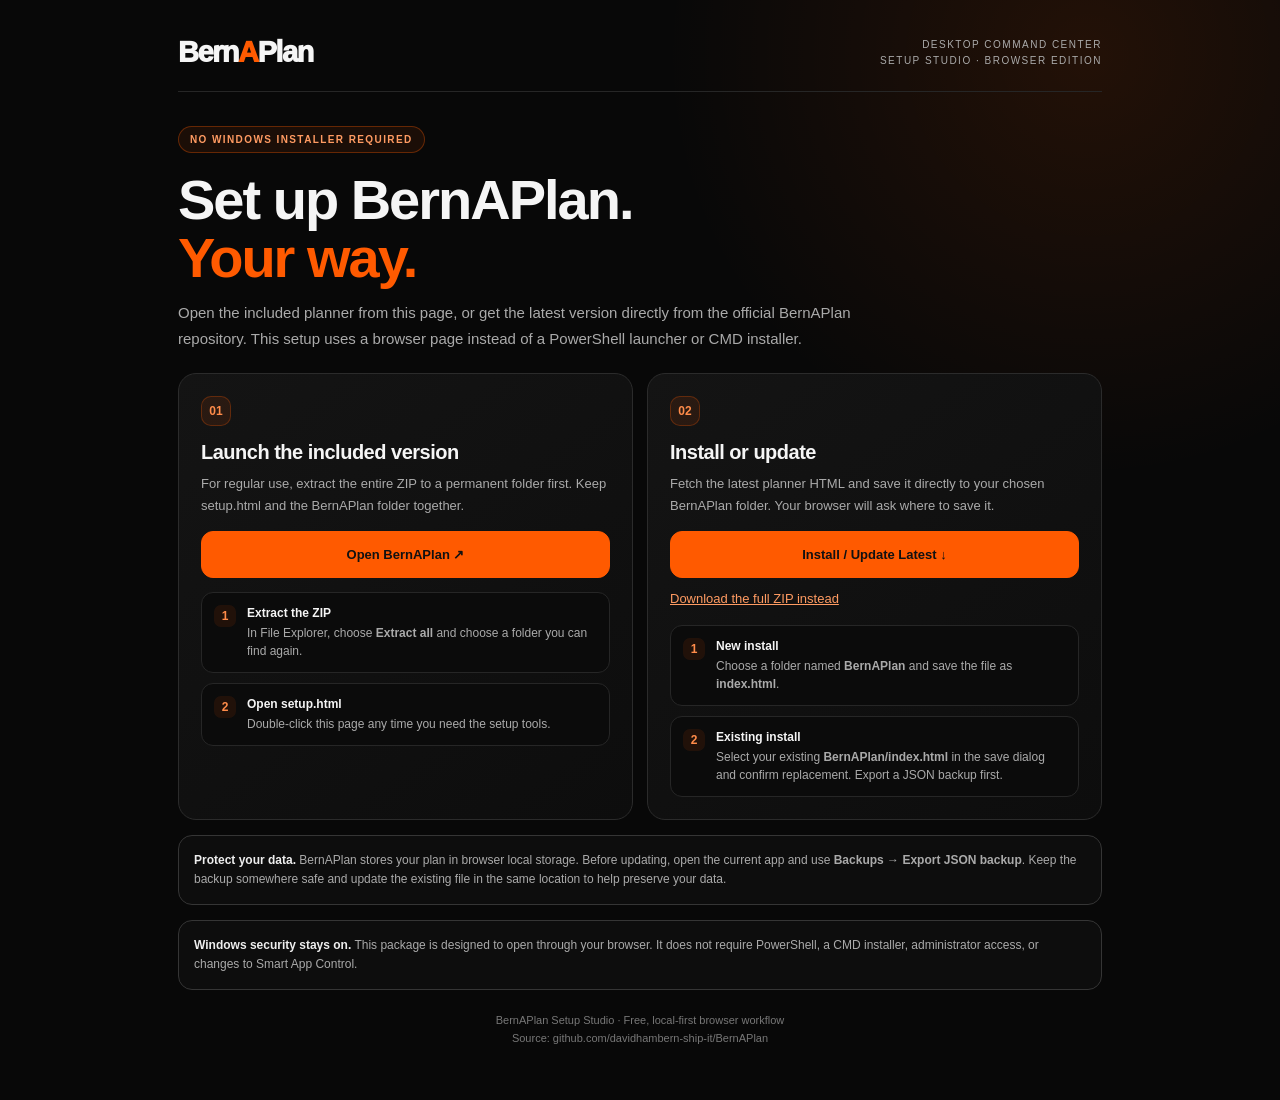
<file: setup-studio/setup.html>
<!doctype html>
<html lang="en">
<head>
<meta charset="utf-8">
<meta name="viewport" content="width=device-width,initial-scale=1">
<meta name="color-scheme" content="dark">
<title>BernAPlan Setup Studio</title>
<style>
:root{color-scheme:dark;--bg:#080808;--line:#2b2b2b;--text:#f5f5f5;--muted:#aaa;--orange:#ff5a00;--orange2:#ff7a1a}
*{box-sizing:border-box}body{margin:0;min-height:100vh;background:radial-gradient(circle at 85% 5%,#ff5a001c,transparent 28%),#080808;color:var(--text);font-family:Segoe UI,Inter,Arial,sans-serif}
main{max-width:960px;margin:auto;padding:28px 18px 52px}.top{display:flex;justify-content:space-between;gap:14px;align-items:center;border-bottom:1px solid #262626;padding:8px 0 22px}.brand{font-size:29px;font-weight:950;letter-spacing:-1.5px}.brand span{color:var(--orange)}.tag{text-align:right;color:var(--muted);font-size:10px;letter-spacing:1.5px;text-transform:uppercase;line-height:1.6}
.hero{padding:34px 0 22px}.pill{display:inline-block;border:1px solid #ff5a0055;background:#ff5a0014;color:#ff9b62;border-radius:99px;padding:7px 11px;font-size:10px;font-weight:900;letter-spacing:1.4px;text-transform:uppercase}h1{font-size:clamp(34px,6vw,56px);line-height:1.03;letter-spacing:-2px;margin:18px 0 14px}h1 span{color:var(--orange)}.lead{max-width:690px;color:var(--muted);font-size:15px;line-height:1.7;margin:0}
.grid{display:grid;grid-template-columns:repeat(2,minmax(0,1fr));gap:14px}.card{border:1px solid var(--line);background:linear-gradient(145deg,#141414,#0d0d0d);border-radius:18px;padding:22px}.num{display:grid;place-items:center;width:30px;height:30px;border-radius:10px;border:1px solid #ff5a0044;background:#ff5a0018;color:#ff8c4a;font-size:12px;font-weight:900;margin-bottom:15px}h2{font-size:20px;letter-spacing:-.5px;margin:0 0 9px}.card p{font-size:13px;line-height:1.65;color:var(--muted);margin:0 0 15px}.btn{display:flex;align-items:center;justify-content:center;gap:9px;width:100%;min-height:47px;border:1px solid #393939;border-radius:12px;background:#171717;color:#f7f7f7;font-weight:850;font-size:13px;text-decoration:none;padding:12px 14px;cursor:pointer}.btn:hover{border-color:#ff5a00aa;background:#20150f}.btn.primary{border-color:var(--orange);background:var(--orange);color:#111}.steps{display:grid;gap:10px;margin-top:14px}.step{display:flex;gap:11px;align-items:flex-start;border:1px solid #262626;background:#0b0b0b;border-radius:12px;padding:12px}.check{flex:0 0 22px;height:22px;border-radius:7px;display:grid;place-items:center;background:#ff5a0018;color:#ff8c4a;font-weight:900;font-size:12px}.step strong{display:block;font-size:12px;margin:1px 0 4px}.step span{display:block;color:var(--muted);font-size:12px;line-height:1.5}.notice{margin-top:15px;border:1px solid #353535;background:#0d0d0d;border-radius:14px;padding:15px;color:var(--muted);font-size:12px;line-height:1.6}.notice strong{color:#eee}.foot{margin-top:22px;color:#777;font-size:11px;text-align:center;line-height:1.6}
@media(max-width:680px){main{padding:18px 13px 36px}.grid{grid-template-columns:1fr}.brand{font-size:25px}.tag{max-width:140px}.hero{padding-top:27px}h1{letter-spacing:-1.2px}.card{padding:18px}}
</style>
</head>
<body><main>
<header class="top"><div class="brand">Bern<span>A</span>Plan</div><div class="tag">Desktop Command Center<br>Setup Studio · Browser Edition</div></header>
<section class="hero"><div class="pill">No Windows installer required</div><h1>Set up BernAPlan.<br><span>Your way.</span></h1><p class="lead">Open the included planner from this page, or get the latest version directly from the official BernAPlan repository. This setup uses a browser page instead of a PowerShell launcher or CMD installer.</p></section>
<div class="grid">
<section class="card"><div class="num">01</div><h2>Launch the included version</h2><p>For regular use, extract the entire ZIP to a permanent folder first. Keep setup.html and the BernAPlan folder together.</p><a class="btn primary" href="BernAPlan/index.html" target="_blank" rel="noopener">Open BernAPlan ↗</a><div class="steps"><div class="step"><div class="check">1</div><div><strong>Extract the ZIP</strong><span>In File Explorer, choose <b>Extract all</b> and choose a folder you can find again.</span></div></div><div class="step"><div class="check">2</div><div><strong>Open setup.html</strong><span>Double-click this page any time you need the setup tools.</span></div></div></div></section>
<section class="card"><div class="num">02</div><h2>Install or update</h2><p>Fetch the latest planner HTML and save it directly to your chosen BernAPlan folder. Your browser will ask where to save it.</p><button class="btn primary" id="updateBtn" type="button">Install / Update Latest ↓</button><p style="margin-top:10px"><a href="https://github.com/davidhambern-ship-it/BernAPlan/releases/download/v2.0.0-beta/BernAPlan_Setup_Studio_v2.0.0.zip" style="color:#ff9b62">Download the full ZIP instead</a></p><div id="status" style="display:none;margin-top:12px;border:1px solid #393939;border-radius:12px;background:#0b0b0b;padding:12px;color:#ddd;font-size:12px;line-height:1.55" role="status" aria-live="polite"></div><div class="steps"><div class="step"><div class="check">1</div><div><strong>New install</strong><span>Choose a folder named <b>BernAPlan</b> and save the file as <b>index.html</b>.</span></div></div><div class="step"><div class="check">2</div><div><strong>Existing install</strong><span>Select your existing <b>BernAPlan/index.html</b> in the save dialog and confirm replacement. Export a JSON backup first.</span></div></div></div></section>
</div>
<div class="notice"><strong>Protect your data.</strong> BernAPlan stores your plan in browser local storage. Before updating, open the current app and use <b>Backups → Export JSON backup</b>. Keep the backup somewhere safe and update the existing file in the same location to help preserve your data.</div>
<div class="notice"><strong>Windows security stays on.</strong> This package is designed to open through your browser. It does not require PowerShell, a CMD installer, administrator access, or changes to Smart App Control.</div>
<footer class="foot">BernAPlan Setup Studio · Free, local-first browser workflow<br>Source: github.com/davidhambern-ship-it/BernAPlan</footer>
<script>
const LATEST_URL = "https://raw.githubusercontent.com/davidhambern-ship-it/BernAPlan/main/prototype/index.html";
const updateBtn = document.getElementById("updateBtn");
const statusBox = document.getElementById("status");
function showStatus(message, good=true) {
  statusBox.textContent = message;
  statusBox.style.display = "block";
  statusBox.style.borderColor = good ? "#78d89166" : "#ff747466";
  statusBox.style.color = good ? "#b8efc7" : "#ffc0c0";
}
async function installLatest() {
  updateBtn.disabled = true;
  updateBtn.textContent = "Fetching latest version…";
  showStatus("Fetching the latest BernAPlan build…");
  try {
    const response = await fetch(LATEST_URL, {cache:"no-store"});
    if (!response.ok) throw new Error("GitHub returned HTTP " + response.status);
    const source = await response.text();
    if (!source.includes("<html") || !source.includes("BernAPlan")) throw new Error("The downloaded file did not look like BernAPlan.");
    const blob = new Blob([source], {type:"text/html;charset=utf-8"});
    if (typeof window.showSaveFilePicker === "function") {
      const handle = await window.showSaveFilePicker({
        suggestedName: "index.html",
        types: [{description:"BernAPlan HTML app", accept:{"text/html":[".html"]}}]
      });
      const writable = await handle.createWritable();
      await writable.write(blob);
      await writable.close();
      showStatus("Saved successfully. Open the index.html file you selected. For an update, choose your existing BernAPlan/index.html and confirm replacement.", true);
    } else {
      const url = URL.createObjectURL(blob);
      const link = document.createElement("a");
      link.href = url;
      link.download = "index.html";
      document.body.appendChild(link);
      link.click();
      link.remove();
      setTimeout(() => URL.revokeObjectURL(url), 1500);
      showStatus("The latest index.html was downloaded. Move it into your BernAPlan folder and replace the old file. Keep the same location to help preserve your data.", true);
    }
  } catch (error) {
    if (error && error.name === "AbortError") {
      showStatus("Save cancelled. No files were changed.", true);
    } else {
      showStatus("Could not fetch or save the update in this browser. Use the full ZIP link above instead. Details: " + (error && error.message ? error.message : "unknown error"), false);
    }
  } finally {
    updateBtn.disabled = false;
    updateBtn.textContent = "Install / Update Latest ↓";
  }
}
updateBtn.addEventListener("click", installLatest);
</script>
</main></body></html>
</file>
